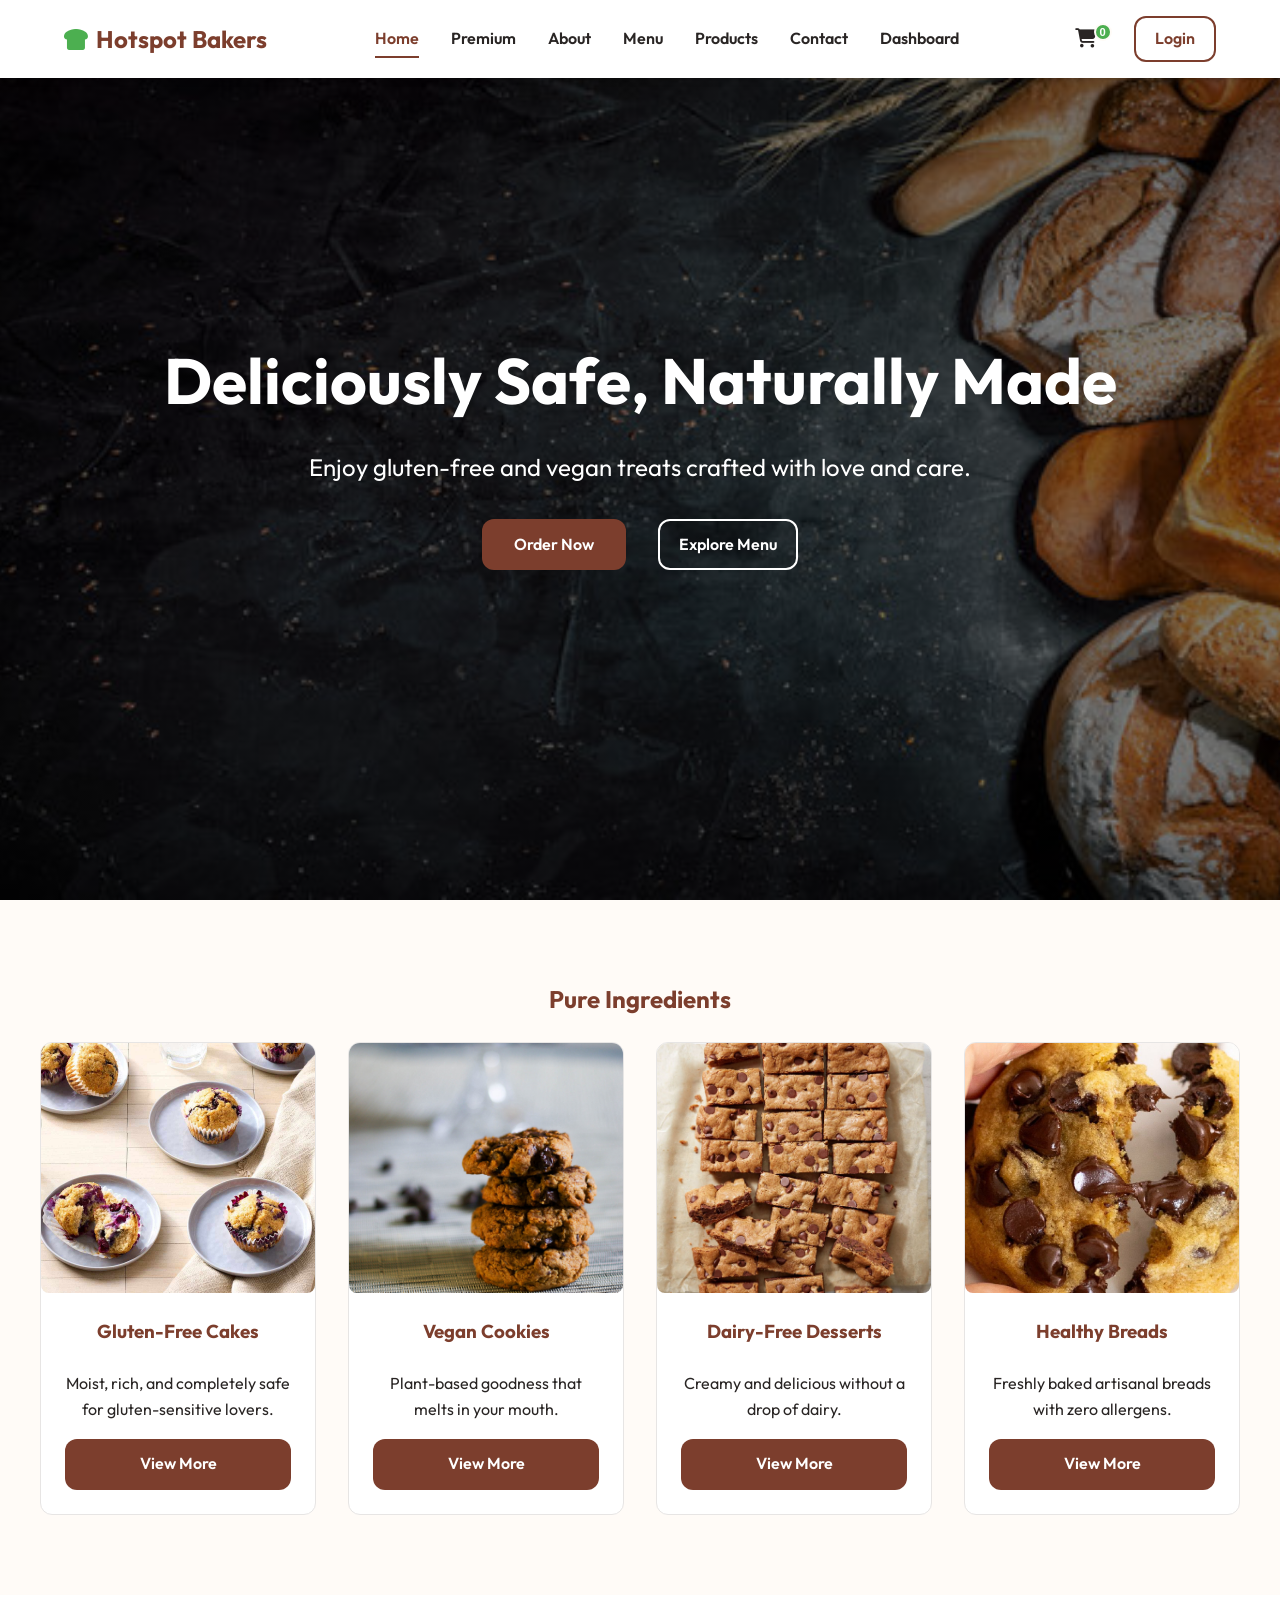
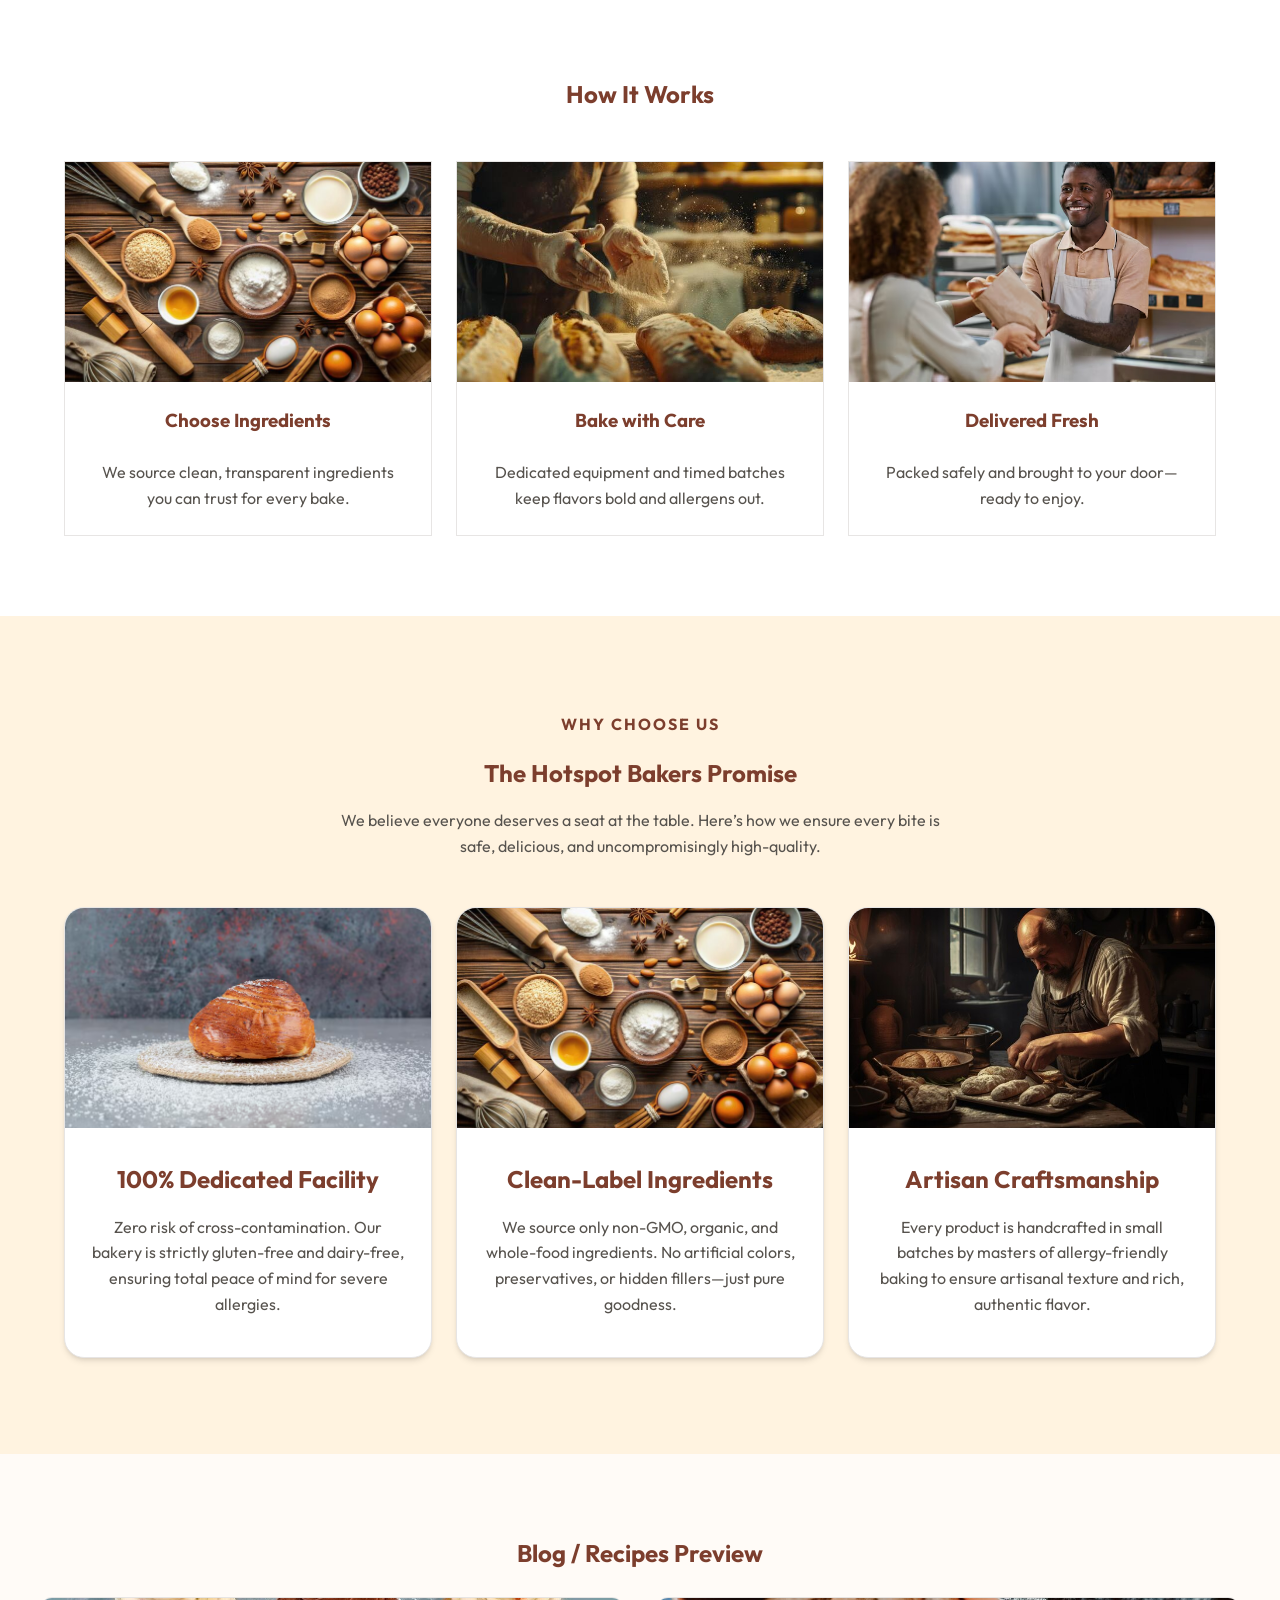
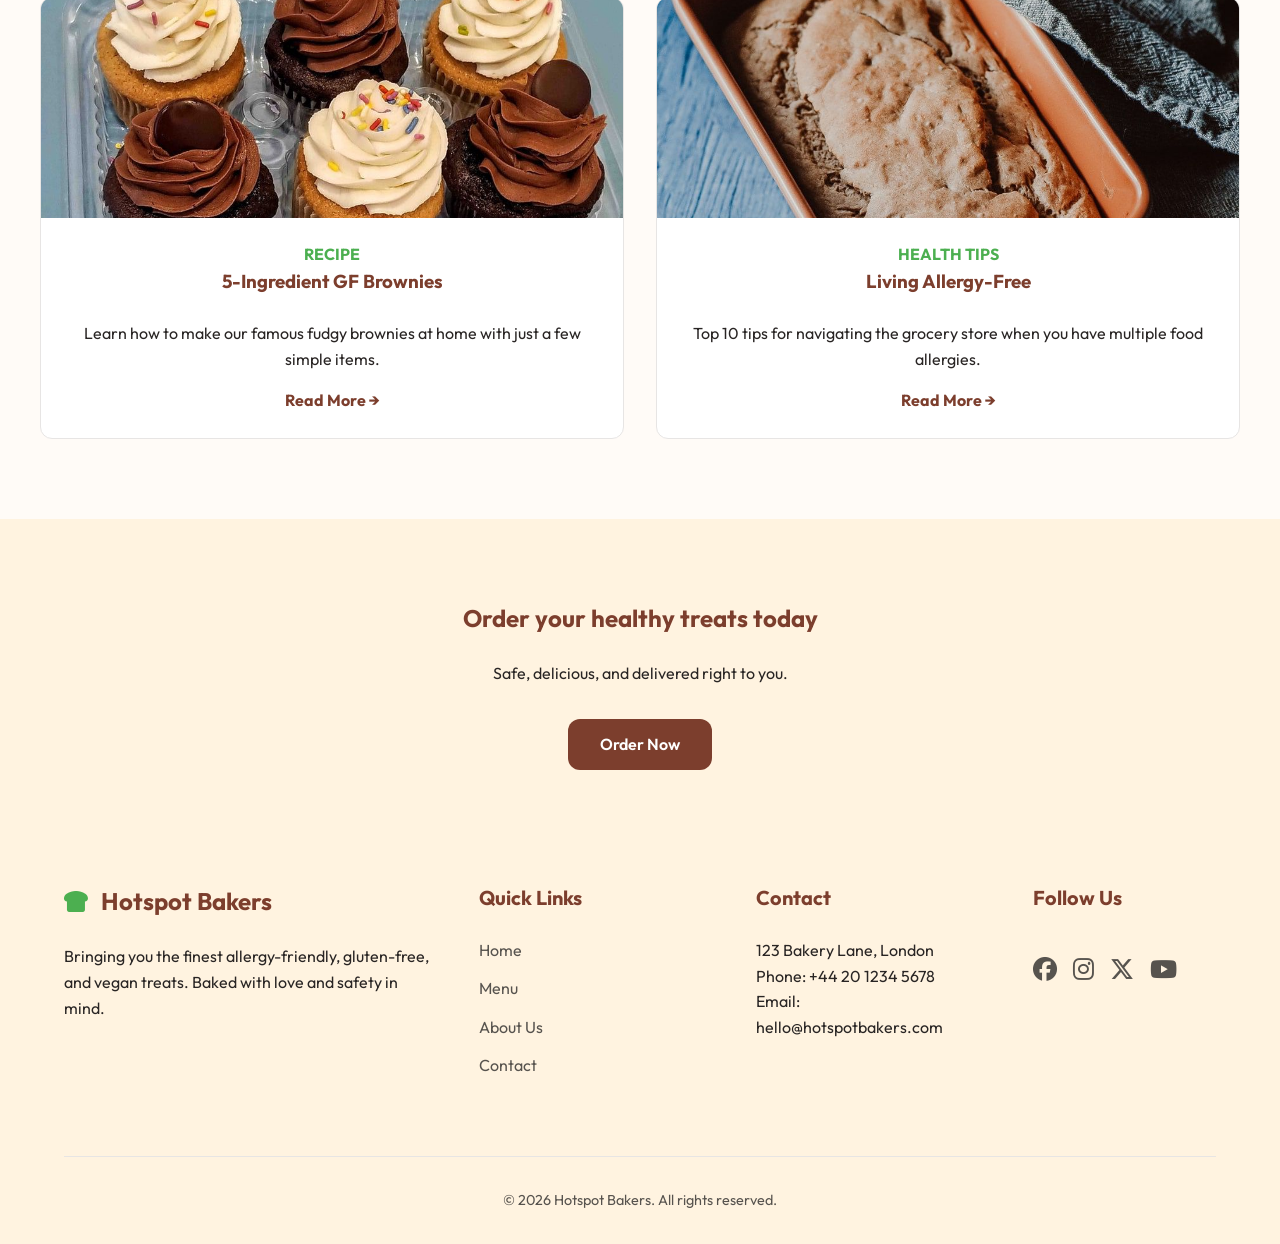
<file: index.html>
﻿<!DOCTYPE html>
<html lang="en">

<head>
    <meta charset="UTF-8">
    <meta name="viewport" content="width=device-width, initial-scale=1.0">
    <title>Hotspot Bakers | Deliciously Safe, Naturally Made</title>
    <link rel="icon" type="image/png" href="img/favicon.png">
    <link rel="stylesheet" href="css/style.css">
    <link rel="stylesheet" href="https://cdnjs.cloudflare.com/ajax/libs/font-awesome/6.5.1/css/all.min.css">
    <link href="https://fonts.googleapis.com/css2?family=Outfit:wght@300;400;600;700&display=swap" rel="stylesheet">
    <style>
        /* Home Specific Styles */
        .hero {
            background: linear-gradient(rgba(0, 0, 0, 0.5), rgba(0, 0, 0, 0.5)), url('img/home 1 page header background image.png');
            background-size: cover;
            background-position: center;
            background-attachment: fixed;
            height: 100vh;
            display: flex;
            align-items: center;
            justify-content: center;
            color: white;
            text-align: center;
        }

        .hero-buttons {
            display: flex;
            justify-content: center;
            gap: 2rem;
            margin-top: 1rem;
        }

        @media (max-width: 768px) {
            .hero-buttons {
                gap: 0.75rem;
            }
        }

        .hero-content h1 {
            font-size: 4rem;
            color: white;
            margin-bottom: 1rem;
            animation: fadeInDown 1s ease;
        }

        .hero-content p {
            font-size: 1.5rem;
            margin-bottom: 2rem;
            max-width: 800px;
            margin-left: auto;
            margin-right: auto;
        }

@keyframes fadeInDown {
            from {
                opacity: 0;
                transform: translateY(-30px);
            }

            to {
                opacity: 1;
                transform: translateY(0);
            }
        }

        .steps-grid-modern {
            text-align: center;
            display: grid;
            grid-template-columns: repeat(3, 1fr);
            gap: 1.5rem;
            margin-top: 3rem;
        }

        @media (min-width: 601px) and (max-width: 1024px) {
            .steps-grid-modern {
                display: flex !important;
                flex-wrap: wrap !important;
                justify-content: center !important;
                gap: 1.5rem !important;
            }

            .steps-grid-modern > * {
                width: calc(50% - 0.75rem) !important;
                flex: 0 0 auto !important;
            }
        }

/* Pure Ingredients Image Alignment */
        .pure-ingredients-home .card {
            padding-top: 0;
            padding-left: 0;
            padding-right: 0;
            overflow: hidden;
        }

        .pure-ingredients-home .card-img-wrap {
            width: 100%;
            height: 250px;
            margin-bottom: 1.5rem;
        }

        .pure-ingredients-home .card-img-wrap img {
            width: 100%;
            height: 100%;
            object-fit: cover;
            border-radius: 0;
            margin: 0;
        }

        .pure-ingredients-home .card-body {
            padding: 0 1.5rem 1.5rem;
        }

        /* How It Works Image Alignment */
        .section-how-it-works .step-card {
            padding: 0 !important;
            overflow: hidden;
        }

        .section-how-it-works .step-card-icon-wrap {
            margin-bottom: 1.5rem !important;
            height: 220px !important;
            border-radius: 0 !important;
            overflow: hidden;
        }

        .section-how-it-works .step-card-icon-wrap img {
            width: 100%;
            height: 100%;
            object-fit: cover;
        }

        .section-how-it-works .step-card h3,
        .section-how-it-works .step-card p {
            padding: 0 1.5rem;
        }

        .section-how-it-works .step-card p {
            padding-bottom: 1.5rem;
        }

        /* Blog Preview Image Alignment */
        .img-text-row {
            padding: 0 !important;
            overflow: hidden;
        }

        .img-text-row .img-col {
            width: 100%;
            height: 220px;
        }

        .img-text-row .img-col img {
            width: 100% !important;
            height: 100% !important;
            object-fit: cover;
            border-radius: 0;
            margin: 0;
        }

        .img-text-row .card-body {
            padding: 1.5rem;
            text-align: center;
        }

        /* New Promise Section Styles */
        .promise-section {
            background-color: var(--accent) !important;
            padding: 6rem 0;
            text-align: center;
        }

        .promise-grid {
            margin-top: 3rem;
            display: grid;
            grid-template-columns: repeat(3, 1fr);
            gap: 1.5rem;
        }

        .promise-card {
            background: var(--bg-card);
            padding: 0 !important;
            /* Remove padding for edge-to-edge image */
            border-radius: 20px;
            box-shadow: var(--shadow);
            transition: all 0.4s cubic-bezier(0.175, 0.885, 0.32, 1.275);
            border: 1px solid var(--border);
            position: relative;
            overflow: hidden;
            display: flex;
            flex-direction: column;
            align-items: flex-start;
            /* Left align for content container logic */
            text-align: center;
        }

        .promise-card::before {
            content: '';
            position: absolute;
            top: 0;
            left: 0;
            width: 100%;
            height: 4px;
            background: var(--primary);
            transform: scaleX(0);
            transition: transform 0.4s ease;
            z-index: 2;
        }

        .promise-card:hover {
            transform: translateY(-10px);
            box-shadow: var(--shadow-lg);
        }

        .promise-card:hover::before {
            transform: scaleX(1);
        }

        .promise-img-wrap {
            width: 100%;
            height: 220px;
            overflow: hidden;
            margin-bottom: 0;
        }

        .promise-img-wrap img {
            width: 100% !important;
            height: 100% !important;
            object-fit: cover !important;
            /* Forces image to fill without gaps */
            border-radius: 0;
            margin: 0;
            display: block;
        }

        .promise-content {
            padding: 2rem 1.5rem 2.5rem;
            width: 100%;
            display: flex;
            flex-direction: column;
            align-items: center;
        }

        .promise-card h3 {
            font-size: 1.5rem !important;
            margin-bottom: 1rem !important;
            color: var(--primary) !important;
            text-align: center !important;
        }

        .promise-card p {
            color: var(--text-muted);
            font-size: 1rem;
            line-height: 1.6;
            text-align: center;
            margin-bottom: 0;
        }

        @media (max-width: 1024px) and (min-width: 601px) {
            .promise-grid {
                display: flex !important;
                flex-wrap: wrap !important;
                justify-content: center !important;
                gap: 1.5rem !important;
            }

            .promise-grid > * {
                width: calc(50% - 0.75rem) !important;
                flex: 0 0 auto !important;
            }
        }

        @media (max-width: 767px) {
            .promise-grid {
                grid-template-columns: 1fr;
                gap: 2rem;
                padding: 0 1rem;
            }

            .promise-card {
                padding: 0 !important;
            }
        }

        /* Pure Ingredients 1024px Fix */
        @media only screen and (min-width: 1024px) and (max-width: 1024px) {
            .pure-ingredients-home .grid-4 {
                grid-template-columns: repeat(2, 1fr) !important;
            }

            .pure-ingredients-home .card {
                display: flex !important;
                flex-direction: column !important;
                height: 100% !important;
            }

            .pure-ingredients-home .card-body {
                display: flex !important;
                flex-direction: column !important;
                flex: 1 !important;
            }

            .pure-ingredients-home .card-body .btn {
                margin-top: auto !important;
            }
        }
    </style>
</head>

<body>

    <header class="header">
        <div class="container nav-container">
            <div class="mobile-nav-container">
                <a href="index.html" class="logo"><i class="fas fa-bread-slice"></i> Hotspot Bakers</a>
                <button class="navbar-toggler" type="button" id="mobileMenuToggle" title="Open menu">
                    <i class="fas fa-bars"></i>
                </button>
            </div>
            <nav>
                <ul class="nav-links" id="nav-menu">
                    <li><a href="index.html">Home</a></li>
                    <li><a href="home-premium.html">Premium</a></li>
                    <li><a href="about.html">About</a></li>
                    <li><a href="menu.html">Menu</a></li>
                    <li><a href="products.html">Products</a></li>
                    <li><a href="contact.html">Contact</a></li>
                    <li><a href="dashboard.html">Dashboard</a></li>
                </ul>
            </nav>

            <div class="nav-actions">
                <button type="button" class="toggle-btn cart-btn" title="View Cart">
                    <i class="fas fa-shopping-cart"></i>
                    <span class="cart-badge">0</span>
                </button>
                <a href="login.html" class="btn btn-outline">Login</a>
            </div>
        </div>

        <!-- Mobile Menu Overlay -->
        <div class="mobile-menu-overlay" id="mobileMenuOverlay">
            <div class="mobile-menu-header">
                <h3>Menu</h3>
                <button type="button" class="mobile-menu-close" id="mobileMenuClose" title="Close Menu">
                    <i class="fas fa-times"></i>
                </button>
            </div>

            <ul class="mobile-menu-nav">
                <li><a href="index.html">Home</a></li>
                <li><a href="home-premium.html">Premium</a></li>
                <li><a href="about.html">About</a></li>
                <li><a href="menu.html">Menu</a></li>
                <li><a href="products.html">Products</a></li>
                <li><a href="contact.html">Contact</a></li>
                <li><a href="dashboard.html">Dashboard</a></li>
            </ul>

            <div class="mobile-menu-actions">
                <a href="cart.html" class="btn btn-primary">Cart</a>
                <a href="login.html" class="btn btn-outline">Login</a>
            </div>
        </div>

        <!-- Mobile Menu Backdrop -->
        <div class="mobile-menu-backdrop" id="mobileMenuBackdrop"></div>
    </header>

    <main>
        <section class="hero">
            <div class="container hero-content">
                <h1>Deliciously Safe, Naturally Made</h1>
                <p>Enjoy gluten-free and vegan treats crafted with love and care.</p>
                <div class="hero-buttons">
                    <a href="menu.html" class="btn btn-primary">Order Now</a>
                    <a href="menu.html" class="btn btn-outline" style="border-color: white; color: white;">Explore
                        Menu</a>
                </div>
            </div>
        </section>

        <section class="container section pure-ingredients-home">
            <h2> Pure Ingredients</h2>
            <div class="grid grid-4">
                <div class="card reveal">
                    <div class="card-img-wrap">
                        <img src="img/WhatsApp Image 2026-04-10 at 3.21.17 PM.jpeg" alt="Gluten-Free Cake">
                    </div>
                    <div class="card-body">
                        <h3>Gluten-Free Cakes</h3>
                        <p>Moist, rich, and completely safe for gluten-sensitive lovers.</p>
                        <a href="menu.html" class="btn btn-primary" style="width: 100%;">View More</a>
                    </div>
                </div>
                <div class="card reveal">
                    <div class="card-img-wrap">
                        <img src="img/Vegan Cookies.png" alt="Vegan Cookie">
                    </div>
                    <div class="card-body">
                        <h3>Vegan Cookies</h3>
                        <p>Plant-based goodness that melts in your mouth.</p>
                        <a href="menu.html" class="btn btn-primary" style="width: 100%;">View More</a>
                    </div>
                </div>
                <div class="card reveal">
                    <div class="card-img-wrap">
                        <img src="img/WhatsApp Image 2026-04-10 at 3.21.19 PM.jpeg" alt="Dairy-Free Dessert">
                    </div>
                    <div class="card-body">
                        <h3>Dairy-Free Desserts</h3>
                        <p>Creamy and delicious without a drop of dairy.</p>
                        <a href="menu.html" class="btn btn-primary" style="width: 100%;">View More</a>
                    </div>
                </div>
                <div class="card reveal">
                    <div class="card-img-wrap">
                        <img src="img/WhatsApp Image 2026-04-10 at 3.21.20 PM.jpeg" alt="Healthy Bread">
                    </div>
                    <div class="card-body">
                        <h3>Healthy Breads</h3>
                        <p>Freshly baked artisanal breads with zero allergens.</p>
                        <a href="menu.html" class="btn btn-primary" style="width: 100%;">View More</a>
                    </div>
                </div>
            </div>
        </section>

        <section class="section section-how-it-works" style="background: var(--bg-card);">
            <div class="container">
                <h2> How It Works</h2>
                <div class="steps-grid-modern">
                    <div class="step-card step-card-visual reveal">
                        <div class="step-card-icon-wrap">
                            <img src="img/Choose Ingredients.png" alt="Choosing fresh ingredients" loading="lazy">
                        </div>
                        <h3>Choose Ingredients</h3>
                        <p>We source clean, transparent ingredients you can trust for every bake.</p>
                    </div>
                    <div class="step-card step-card-visual reveal">
                        <div class="step-card-icon-wrap">
                            <img src="img/Bake_with_Care.png" alt="Baking with Care" loading="lazy">
                        </div>
                        <h3>Bake with Care</h3>
                        <p>Dedicated equipment and timed batches keep flavors bold and allergens out.</p>
                    </div>
                    <div class="step-card step-card-visual reveal">
                        <div class="step-card-icon-wrap">
                            <img src="img/Delivered Fresh.png" alt="Fresh delivery at your door" loading="lazy">
                        </div>
                        <h3>Delivered Fresh</h3>
                        <p>Packed safely and brought to your door—ready to enjoy.</p>
                    </div>

                </div>
            </div>
        </section>

        <section class="promise-section">
            <div class="container">
                <span
                    style="color: var(--primary); font-weight: 700; text-transform: uppercase; letter-spacing: 2px; display: block; margin-bottom: 1rem;">Why
                    Choose Us</span>
                <h2 style="margin-bottom: 1rem;">The Hotspot Bakers Promise</h2>
                <p style="max-width: 600px; margin: 0 auto 3rem; color: var(--text-muted);">We believe everyone deserves
                    a seat at the table. Here’s how we ensure every bite is safe, delicious, and uncompromisingly
                    high-quality.</p>

                <div class="promise-grid">
                    <div class="promise-card reveal">
                        <div class="promise-img-wrap">
                            <img src="img/Isolated Production.png" alt="Isolated Production">
                        </div>
                        <div class="promise-content">
                            <h3>100% Dedicated Facility</h3>
                            <p>Zero risk of cross-contamination. Our bakery is strictly gluten-free and dairy-free,
                                ensuring total peace of mind for severe allergies.</p>
                        </div>
                    </div>

                    <div class="promise-card reveal">
                        <div class="promise-img-wrap">
                            <img src="img/Choose Ingredients.png" alt="Premium Ingredients">
                        </div>
                        <div class="promise-content">
                            <h3>Clean-Label Ingredients</h3>
                            <p>We source only non-GMO, organic, and whole-food ingredients. No artificial colors,
                                preservatives, or hidden fillers—just pure goodness.</p>
                        </div>
                    </div>

                    <div class="promise-card reveal">
                        <div class="promise-img-wrap">
                            <img src="img/Master Craftsmen.png" alt="Artisan Quality">
                        </div>
                        <div class="promise-content">
                            <h3>Artisan Craftsmanship</h3>
                            <p>Every product is handcrafted in small batches by masters of allergy-friendly baking to
                                ensure artisanal texture and rich, authentic flavor.</p>
                        </div>
                    </div>
                </div>
            </div>
        </section>

        <section class="container section">
            <h2> Blog / Recipes Preview</h2>
            <div class="grid grid-2">
                <div class="card reveal img-text-row">
                    <div class="img-col"><img src="img/WhatsApp Image 2026-04-10 at 3.22.24 PM.jpeg" alt="GF Brownies">
                    </div>
                    <div class="card-body text-col">
                        <span style="color: var(--secondary); font-weight: 700;">RECIPE</span>
                        <h3>5-Ingredient GF Brownies</h3>
                        <p>Learn how to make our famous fudgy brownies at home with just a few simple items.</p>
                        <a href="#" style="color: var(--primary); font-weight: 700; text-decoration: none;">Read More
                            &rarr;</a>
                    </div>
                </div>
                <div class="card reveal img-text-row">
                    <div class="img-col"><img src="img/WhatsApp Image 2026-04-10 at 3.22.26 PM.jpeg"
                            alt="Allergy-Free Tips"></div>
                    <div class="card-body text-col">
                        <span style="color: var(--secondary); font-weight: 700;">HEALTH TIPS</span>
                        <h3>Living Allergy-Free</h3>
                        <p>Top 10 tips for navigating the grocery store when you have multiple food allergies.</p>
                        <a href="#" style="color: var(--primary); font-weight: 700; text-decoration: none;">Read More
                            &rarr;</a>
                    </div>
                </div>
            </div>
        </section>

        <section class="section" style="background: var(--accent);">
            <div class="container" style="text-align: center;">
                <h2> Order your healthy treats today</h2>
                <p style="margin-bottom: 2rem;">Safe, delicious, and delivered right to you.</p>
                <a href="menu.html" class="btn btn-primary btn-lg">Order Now</a>
            </div>
        </section>
    </main>

    <footer class="footer">
        <div class="container">
            <div class="footer-grid">
                <div class="footer-col footer-col-brand">
                    <a href="index.html" class="footer-logo">
                        <i class="fas fa-bread-slice"></i> Hotspot Bakers
                    </a>
                    <p>Bringing you the finest allergy-friendly, gluten-free, and vegan treats. Baked with love and
                        safety in mind.</p>
                </div>
                <div class="footer-col">
                    <h4>Quick Links</h4>
                    <ul class="footer-links">
                        <li><a href="index.html">Home</a></li>
                        <li><a href="menu.html">Menu</a></li>
                        <li><a href="about.html">About Us</a></li>
                        <li><a href="contact.html">Contact</a></li>
                    </ul>
                </div>

                <div class="footer-col">
                    <h4>Contact</h4>
                    <p>123 Bakery Lane, London<br>Phone: +44 20 1234 5678<br>Email: hello@hotspotbakers.com</p>
                </div>
                <div class="footer-col footer-follow-block">
                    <h4>Follow Us</h4>
                    <div class="footer-social">
                        <a href="#" title="Facebook"><i class="fab fa-facebook"></i></a>
                        <a href="#" title="Instagram"><i class="fab fa-instagram"></i></a>
                        <a href="#" title="X (Twitter)"><i class="fa-brands fa-x-twitter"></i></a>
                        <a href="#" title="YouTube"><i class="fab fa-youtube"></i></a>
                    </div>
                </div>
            </div>
            <div class="footer-bottom">
                &copy; 2026 Hotspot Bakers. All rights reserved.
            </div>
        </div>
    </footer>

    <script src="js/main.js"></script>
</body>

</html>
</file>
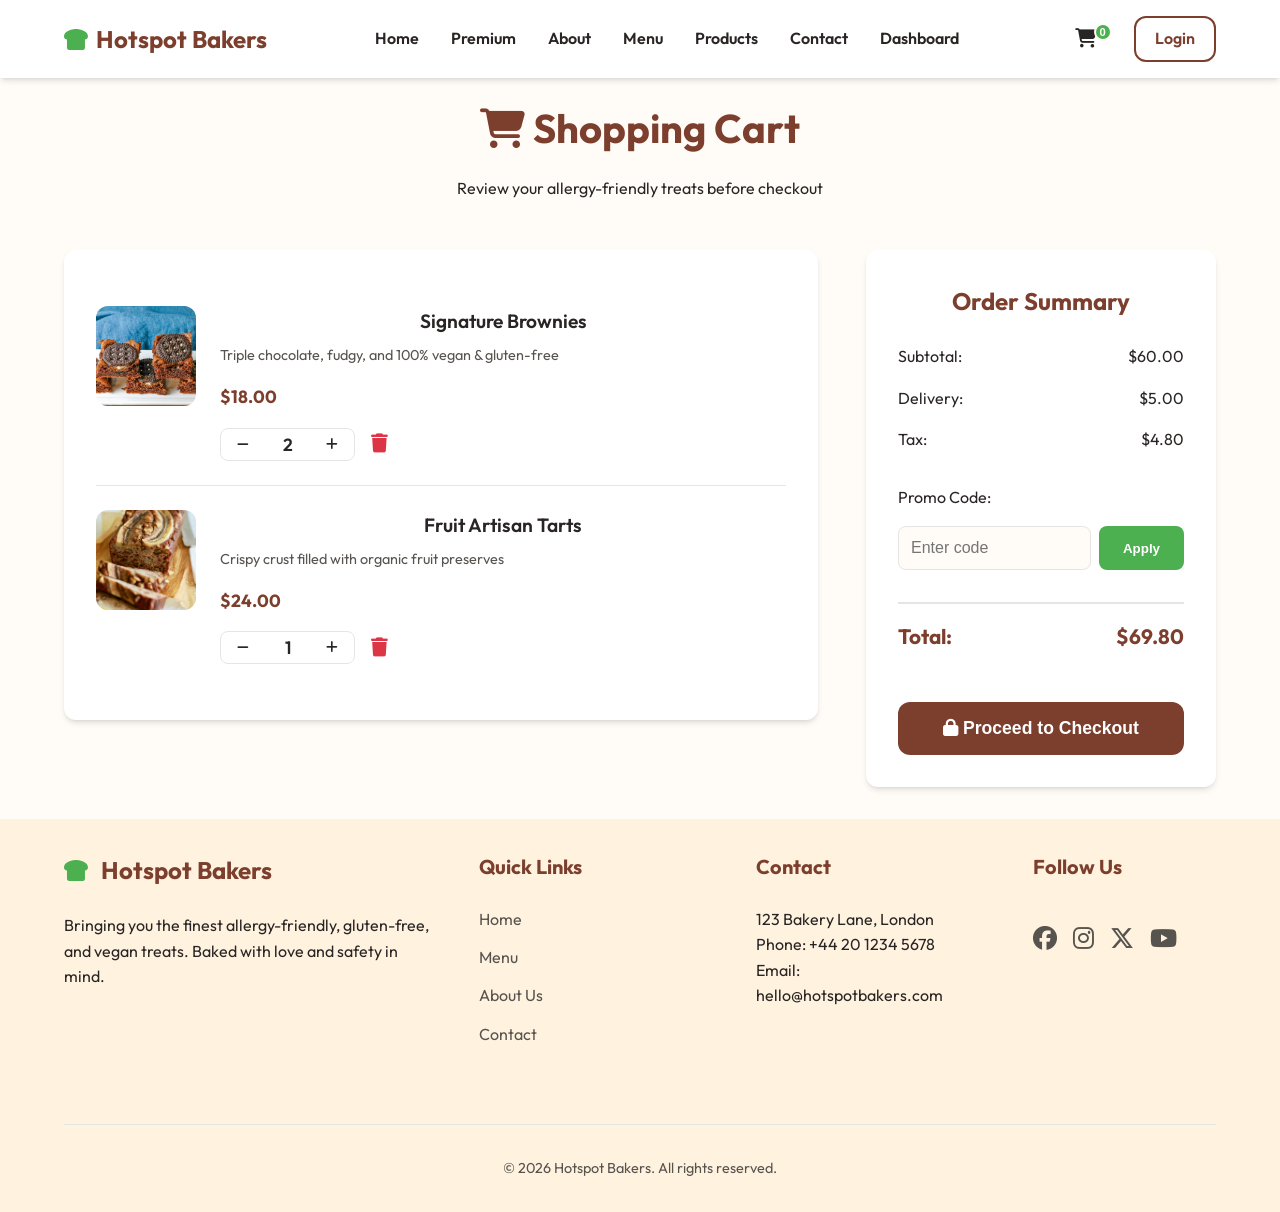
<file: cart.html>
﻿<!DOCTYPE html>
<html lang="en">

<head>
    <meta charset="UTF-8">
    <meta name="viewport" content="width=device-width, initial-scale=1.0">
    <title>Shopping Cart | Hotspot Bakers - Allergy Friendly Bakery</title>
    <link rel="icon" type="image/png" href="img/favicon.png">
    <link rel="stylesheet" href="css/style.css">
    <link rel="stylesheet" href="https://cdnjs.cloudflare.com/ajax/libs/font-awesome/6.5.1/css/all.min.css">
    <link href="https://fonts.googleapis.com/css2?family=Outfit:wght@300;400;600;700&display=swap" rel="stylesheet">
    <style>
        .cart-container {
            max-width: 1200px;
            margin: 0 auto;
            padding: 6rem 1.5rem 2rem;
        }

        .cart-header {
            text-align: center;
            margin-bottom: 3rem;
        }

        .cart-header h1 {
            font-size: 2.5rem;
            color: var(--primary);
            margin-bottom: 1rem;
        }

        .cart-grid {
            display: grid;
            grid-template-columns: 1fr 350px;
            gap: 3rem;
            align-items: start;
        }

        .cart-items {
            background: var(--bg-card);
            border-radius: var(--radius);
            padding: 2rem;
            box-shadow: var(--shadow);
        }

        .cart-item {
            display: flex;
            gap: 1.5rem;
            padding: 1.5rem 0;
            border-bottom: 1px solid var(--border);
        }

        .cart-item:last-child {
            border-bottom: none;
        }

        .cart-item-image {
            width: 100px;
            height: 100px;
            object-fit: cover;
            border-radius: var(--radius);
        }

        .cart-item-details {
            flex: 1;
        }

        .cart-item-title {
            font-size: 1.2rem;
            font-weight: 600;
            color: var(--text-main);
            margin-bottom: 0.5rem;
        }

        .cart-item-description {
            color: var(--text-muted);
            font-size: 0.9rem;
            margin-bottom: 1rem;
        }

        .cart-item-price {
            font-size: 1.1rem;
            font-weight: 700;
            color: var(--primary);
        }

        .cart-item-quantity {
            display: flex;
            align-items: center;
            gap: 1rem;
            margin-top: 1rem;
        }

        .quantity-controls {
            display: flex;
            align-items: center;
            border: 1px solid var(--border);
            border-radius: 8px;
            overflow: hidden;
        }

        .quantity-btn {
            background: none;
            border: none;
            padding: 0.5rem 1rem;
            cursor: pointer;
            color: var(--text-main);
            transition: background-color 0.3s ease;
        }

        .quantity-btn:hover {
            background-color: var(--accent);
        }

        .quantity-input {
            border: none;
            width: 45px;
            text-align: center;
            font-weight: 600;
            background: transparent;
            color: var(--text-main);
            font-family: inherit;
            font-size: 1.1rem;
        }

        .quantity-input::-webkit-outer-spin-button,
        .quantity-input::-webkit-inner-spin-button {
            -webkit-appearance: none;
            margin: 0;
        }

        .quantity-input[type=number] {
            -moz-appearance: textfield;
        }

        .remove-item {
            background: none;
            border: none;
            color: #dc3545;
            cursor: pointer;
            font-size: 1.2rem;
            transition: transform 0.3s ease;
        }

        .remove-item:hover {
            transform: scale(1.1);
        }

        .cart-summary {
            background: var(--bg-card);
            border-radius: var(--radius);
            padding: 2rem;
            box-shadow: var(--shadow);
            position: sticky;
            top: 6rem;
        }

        .summary-title {
            font-size: 1.5rem;
            font-weight: 700;
            color: var(--primary);
            margin-bottom: 1.5rem;
            text-align: center;
        }

        .summary-row {
            display: flex;
            justify-content: space-between;
            margin-bottom: 1rem;
            color: var(--text-main);
        }

        .summary-row.total {
            font-size: 1.3rem;
            font-weight: 700;
            color: var(--primary);
            padding-top: 1rem;
            border-top: 2px solid var(--border);
            margin-top: 1rem;
        }

        .promo-code {
            margin: 2rem 0;
        }

        .promo-input-group {
            display: flex;
            gap: 0.5rem;
            margin-top: 1rem;
            width: 100%;
        }

        .promo-input {
            flex: 1;
            min-width: 0;
            padding: 0.75rem;
            border: 1px solid var(--border);
            border-radius: 8px;
            font-size: 1rem;
            background: var(--bg-main);
            color: var(--text-main);
        }

        .promo-btn {
            background: var(--secondary);
            color: white;
            border: none;
            padding: 0.75rem 1.5rem;
            border-radius: 8px;
            cursor: pointer;
            font-weight: 600;
            transition: all 0.3s ease;
            white-space: nowrap;
        }

        .promo-btn:hover {
            filter: brightness(1.1);
            transform: translateY(-2px);
            box-shadow: 0 4px 12px rgba(76, 175, 80, 0.3);
        }

        .checkout-btn {
            width: 100%;
            background: var(--primary);
            color: white;
            border: none;
            padding: 1rem;
            border-radius: var(--radius);
            font-size: 1.1rem;
            font-weight: 700;
            cursor: pointer;
            transition: all 0.3s ease;
            margin-top: 2rem;
        }

        .checkout-btn:hover {
            background: var(--primary-light);
            transform: translateY(-2px);
            box-shadow: var(--shadow-lg);
        }

        .empty-cart {
            text-align: center;
            padding: 4rem 2rem;
            background: var(--bg-card);
            border-radius: var(--radius);
            box-shadow: var(--shadow);
        }

        .empty-cart-icon {
            font-size: 4rem;
            color: var(--text-muted);
            margin-bottom: 2rem;
        }

        .empty-cart h2 {
            color: var(--text-main);
            margin-bottom: 1rem;
        }

        .empty-cart p {
            color: var(--text-muted);
            margin-bottom: 2rem;
        }

        .continue-shopping {
            background: var(--primary);
            color: white;
            text-decoration: none;
            padding: 1rem 2rem;
            border-radius: var(--radius);
            font-weight: 600;
            display: inline-block;
            transition: all 0.3s ease;
        }

        .continue-shopping:hover {
            background: var(--primary-light);
            transform: translateY(-2px);
            box-shadow: var(--shadow-lg);
        }

        /* Responsive Design */
        @media (max-width: 991.98px) {
            .cart-grid {
                grid-template-columns: 1fr;
                gap: 2rem;
            }

            .cart-summary {
                position: static;
                order: -1;
            }

            .cart-item {
                flex-direction: column;
                text-align: center;
            }

            .cart-item-image {
                width: 150px;
                height: 150px;
                margin: 0 auto;
            }

            .cart-item-details {
                text-align: center;
            }

            .cart-item-quantity {
                justify-content: center;
            }
        }

        @media (max-width: 767.98px) {
            .cart-container {
                padding: 6rem 1rem 2rem;
            }

            .promo-input-group {
                flex-direction: column;
            }

            .promo-btn {
                width: 100%;
            }

            .cart-header h1 {
                font-size: 2rem;
            }

            /* Social Links Mobile */
            .social-link {
                font-size: 2rem !important;
            }

            .social-hashtag {
                font-size: 0.8rem !important;
                padding: 0.4rem 0.8rem !important;
            }
        }

        /* Social Links Hover Effects */
        .social-link:hover {
            transform: scale(1.1) !important;
        }

        .social-hashtag:hover {
            transform: translateY(-2px);
            box-shadow: 0 4px 8px rgba(0, 0, 0, 0.2);
            transition: all 0.3s ease;
        }
    </style>
</head>

<body>

    <header class="header">
        <div class="container nav-container">
            <div class="mobile-nav-container">
                <a href="index.html" class="logo"><i class="fas fa-bread-slice"></i> Hotspot Bakers</a>
                <button class="navbar-toggler" type="button" id="mobileMenuToggle" title="Open menu">
                    <i class="fas fa-bars"></i>
                </button>
            </div>

            <nav>
                <ul class="nav-links" id="nav-menu">
                    <li><a href="index.html">Home</a></li>
                    <li><a href="home-premium.html">Premium</a></li>
                    <li><a href="about.html">About</a></li>
                    <li><a href="menu.html">Menu</a></li>
                    <li><a href="products.html">Products</a></li>
                    <li><a href="contact.html">Contact</a></li>
                    <li><a href="dashboard.html">Dashboard</a></li>
                </ul>
            </nav>

            <div class="nav-actions">
                <button type="button" class="toggle-btn cart-btn" title="View Cart">
                    <i class="fas fa-shopping-cart"></i>
                    <span class="cart-badge">0</span>
                </button>
                <a href="login.html" class="btn btn-outline">Login</a>
            </div>
        </div>

        <div class="mobile-menu-overlay" id="mobileMenuOverlay">
            <div class="mobile-menu-header">
                <h3>Menu</h3>
                <button type="button" class="mobile-menu-close" id="mobileMenuClose" title="Close menu">
                    <i class="fas fa-times"></i>
                </button>
            </div>

            <ul class="mobile-menu-nav">
                <li><a href="index.html">Home</a></li>
                <li><a href="home-premium.html">Premium</a></li>
                <li><a href="about.html">About</a></li>
                <li><a href="menu.html">Menu</a></li>
                <li><a href="products.html">Products</a></li>
                <li><a href="contact.html">Contact</a></li>
                <li><a href="dashboard.html">Dashboard</a></li>
            </ul>

            <div class="mobile-menu-actions">
                <a href="cart.html" class="btn btn-primary">Cart</a>
                <a href="login.html" class="btn btn-outline">Login</a>
            </div>
        </div>

        <div class="mobile-menu-backdrop" id="mobileMenuBackdrop"></div>
    </header>

    <div class="cart-container">
        <div class="cart-header">
            <h1><i class="fas fa-shopping-cart"></i> Shopping Cart</h1>
            <p>Review your allergy-friendly treats before checkout</p>
        </div>

        <div class="cart-grid">
            <div class="cart-items" id="cartItems">
                <!-- Cart items will be dynamically added here -->
            </div>

            <div class="cart-summary">
                <h2 class="summary-title">Order Summary</h2>

                <div class="summary-row">
                    <span>Subtotal:</span>
                    <span id="subtotal">$0.00</span>
                </div>

                <div class="summary-row">
                    <span>Delivery:</span>
                    <span id="delivery">$5.00</span>
                </div>

                <div class="summary-row">
                    <span>Tax:</span>
                    <span id="tax">$0.00</span>
                </div>

                <div class="promo-code">
                    <label for="promoCode">Promo Code:</label>
                    <div class="promo-input-group">
                        <input type="text" id="promoCode" class="promo-input" placeholder="Enter code">
                        <button class="promo-btn" onclick="applyPromo()">Apply</button>
                    </div>
                </div>

                <div class="summary-row total">
                    <span>Total:</span>
                    <span id="total">$0.00</span>
                </div>

                <button class="checkout-btn" onclick="proceedToCheckout()">
                    <i class="fas fa-lock"></i> Proceed to Checkout
                </button>
            </div>
        </div>
    </div>

    <footer class="footer">
        <div class="container">
            <div class="footer-grid">
                <div class="footer-col footer-col-brand" style="flex: 1.5;">
                    <a href="index.html" class="footer-logo">
                        <i class="fas fa-bread-slice"></i> Hotspot Bakers
                    </a>
                    <p>Bringing you the finest allergy-friendly, gluten-free, and vegan treats. Baked with love and
                        safety in mind.</p>
                </div>
                <div class="footer-col">
                    <h4>Quick Links</h4>
                    <ul class="footer-links">
                        <li><a href="index.html">Home</a></li>
                        <li><a href="menu.html">Menu</a></li>
                        <li><a href="about.html">About Us</a></li>
                        <li><a href="contact.html">Contact</a></li>
                    </ul>
                </div>

                <div class="footer-col">
                    <h4>Contact</h4>
                    <p>123 Bakery Lane, London<br>Phone: +44 20 1234 5678<br>Email: hello@hotspotbakers.com</p>
                </div>
                <div class="footer-col footer-follow-block">
                    <h4>Follow Us</h4>
                    <div class="footer-social">
                        <a href="#" title="Facebook"><i class="fab fa-facebook"></i></a>
                        <a href="#" title="Instagram"><i class="fab fa-instagram"></i></a>
                        <a href="#" title="X (Twitter)"><i class="fa-brands fa-x-twitter"></i></a>
                        <a href="#" title="YouTube"><i class="fab fa-youtube"></i></a>
                    </div>
                </div>
            </div>
            <div class="footer-bottom">
                &copy; 2026 Hotspot Bakers. All rights reserved.
            </div>
        </div>
    </footer>

    <script src="js/main.js"></script>
    <script>
        // Sample cart data (in real app, this would come from localStorage or backend)
        let cartItems = [
            {
                id: 1,
                name: "Signature Brownies",
                description: "Triple chocolate, fudgy, and 100% vegan & gluten-free",
                price: 18.00,
                quantity: 2,
                image: "img/WhatsApp Image 2026-04-10 at 3.21.31 PM.jpeg"
            },
            {
                id: 2,
                name: "Fruit Artisan Tarts",
                description: "Crispy crust filled with organic fruit preserves",
                price: 24.00,
                quantity: 1,
                image: "img/WhatsApp Image 2026-04-10 at 3.21.28 PM.jpeg"
            }
        ];

        function renderCart() {
            const cartContainer = document.getElementById('cartItems');

            if (cartItems.length === 0) {
                cartContainer.innerHTML = `
            <div class="empty-cart">
                <div class="empty-cart-icon">
                    <i class="fas fa-shopping-cart"></i>
                </div>
                <h2>Your cart is empty</h2>
                <p>Looks like you haven't added any delicious treats yet!</p>
                <a href="menu.html" class="continue-shopping">
                    <i class="fas fa-arrow-left"></i> Continue Shopping
                </a>
            </div>
        `;
                updateSummary();
                return;
            }

            cartContainer.innerHTML = cartItems.map(item => `
        <div class="cart-item">
            <img src="${item.image}" alt="${item.name}" class="cart-item-image">
            <div class="cart-item-details">
                <h3 class="cart-item-title">${item.name}</h3>
                <p class="cart-item-description">${item.description}</p>
                <div class="cart-item-price">$${item.price.toFixed(2)}</div>
                <div class="cart-item-quantity">
                    <div class="quantity-controls">
                        <button class="quantity-btn" onclick="updateQuantity(${item.id}, -1)">
                            <i class="fas fa-minus"></i>
                        </button>
                        <input type="number" class="quantity-input" value="${item.quantity}" min="1" max="99" readonly>
                        <button class="quantity-btn" onclick="updateQuantity(${item.id}, 1)">
                            <i class="fas fa-plus"></i>
                        </button>
                    </div>
                    <button class="remove-item" onclick="removeItem(${item.id})">
                        <i class="fas fa-trash"></i>
                    </button>
                </div>
            </div>
        </div>
    `).join('');

            updateSummary();
        }

        function updateQuantity(itemId, change) {
            const item = cartItems.find(item => item.id === itemId);
            if (item) {
                item.quantity = Math.max(1, Math.min(99, item.quantity + change));
                renderCart();
            }
        }

        function removeItem(itemId) {
            cartItems = cartItems.filter(item => item.id !== itemId);
            renderCart();
        }

        function updateSummary() {
            const subtotal = cartItems.reduce((sum, item) => sum + (item.price * item.quantity), 0);
            const delivery = cartItems.length > 0 ? 5.00 : 0;
            const tax = subtotal * 0.08; // 8% tax
            const total = subtotal + delivery + tax;

            document.getElementById('subtotal').textContent = `$${subtotal.toFixed(2)}`;
            document.getElementById('delivery').textContent = `$${delivery.toFixed(2)}`;
            document.getElementById('tax').textContent = `$${tax.toFixed(2)}`;
            document.getElementById('total').textContent = `$${total.toFixed(2)}`;
        }

        function applyPromo() {
            const promoCode = document.getElementById('promoCode').value.trim();
            if (promoCode) {
                // Simple promo logic (in real app, this would validate against backend)
                if (promoCode.toUpperCase() === 'SAFE10') {
                    alert('Promo code applied! 10% discount will be applied at checkout.');
                } else {
                    alert('Invalid promo code');
                }
            }
        }

        function proceedToCheckout() {
            if (cartItems.length === 0) {
                alert('Your cart is empty!');
                return;
            }
            // In real app, this would navigate to checkout page
            alert('Proceeding to checkout... (Checkout page would be implemented here)');
        }

        // Initialize cart on page load
        document.addEventListener('DOMContentLoaded', () => {
            renderCart();
        });
    </script>

</body>

</html>
</file>
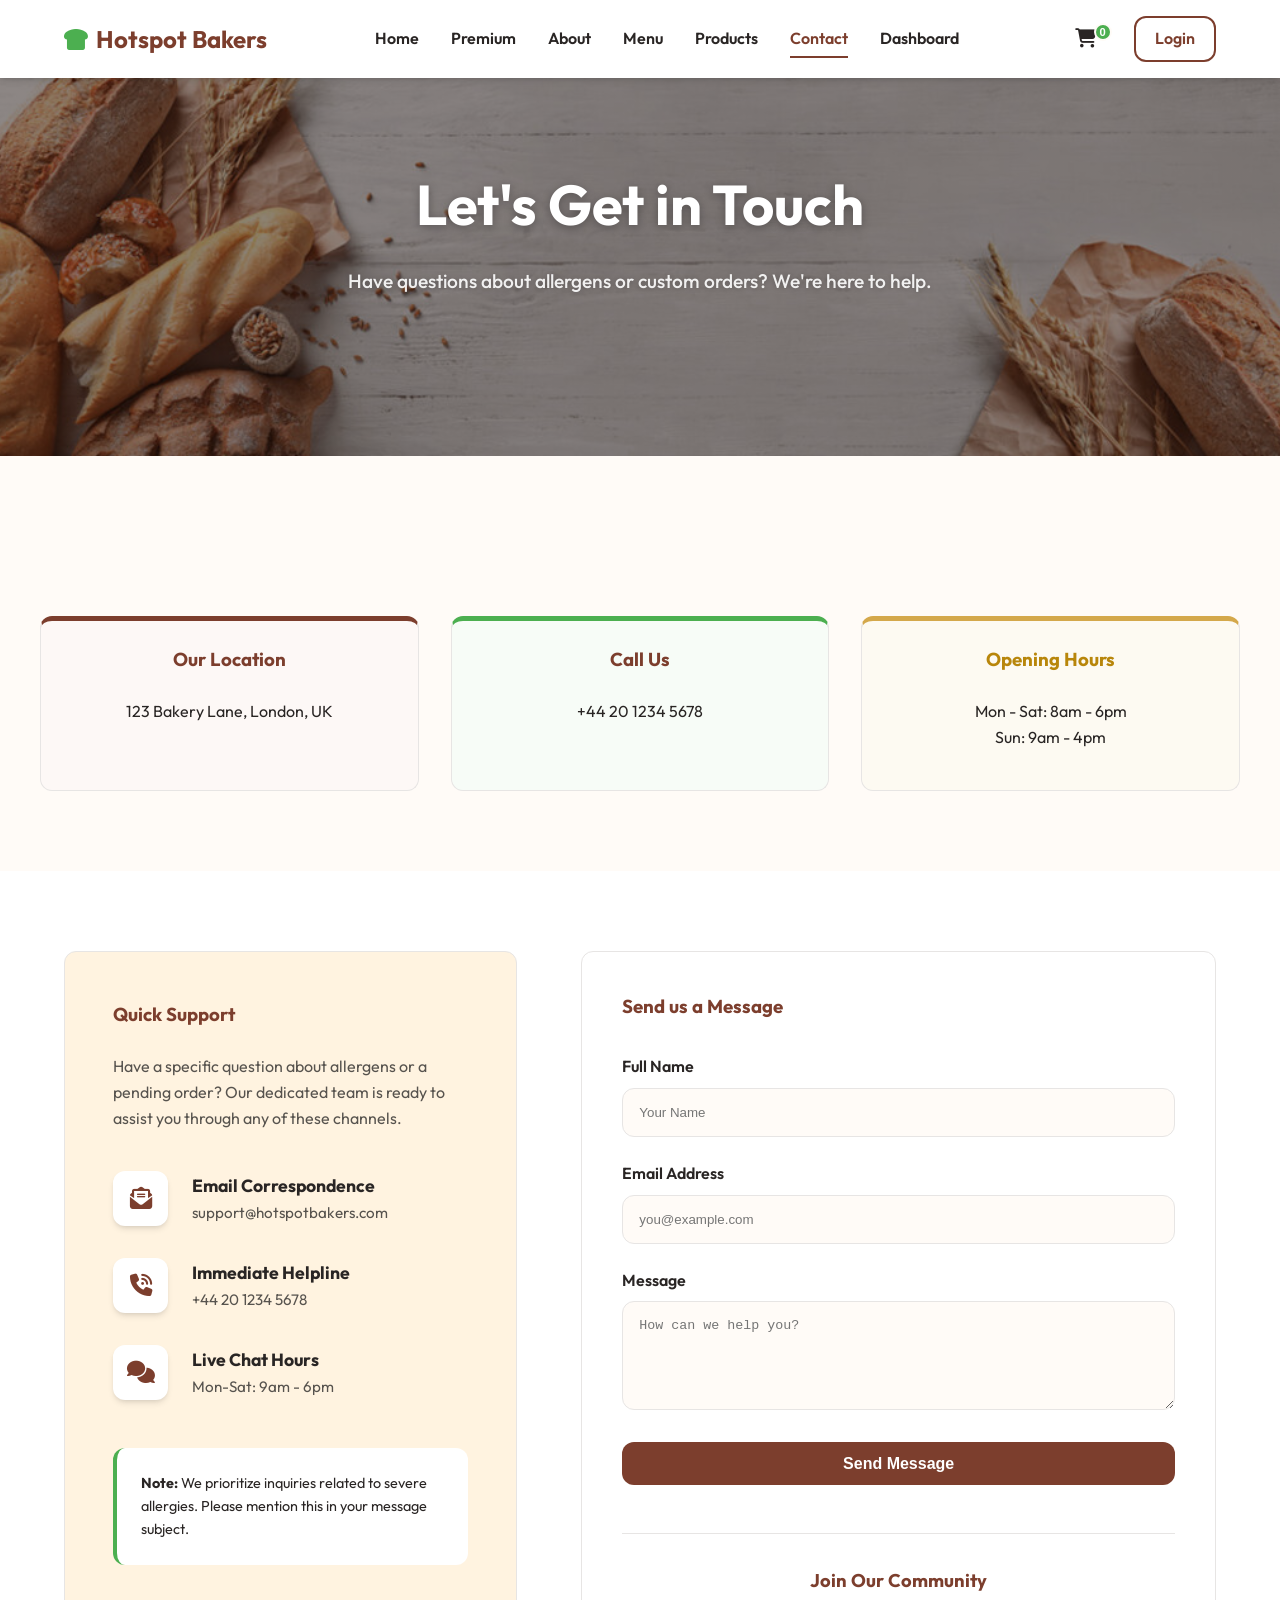
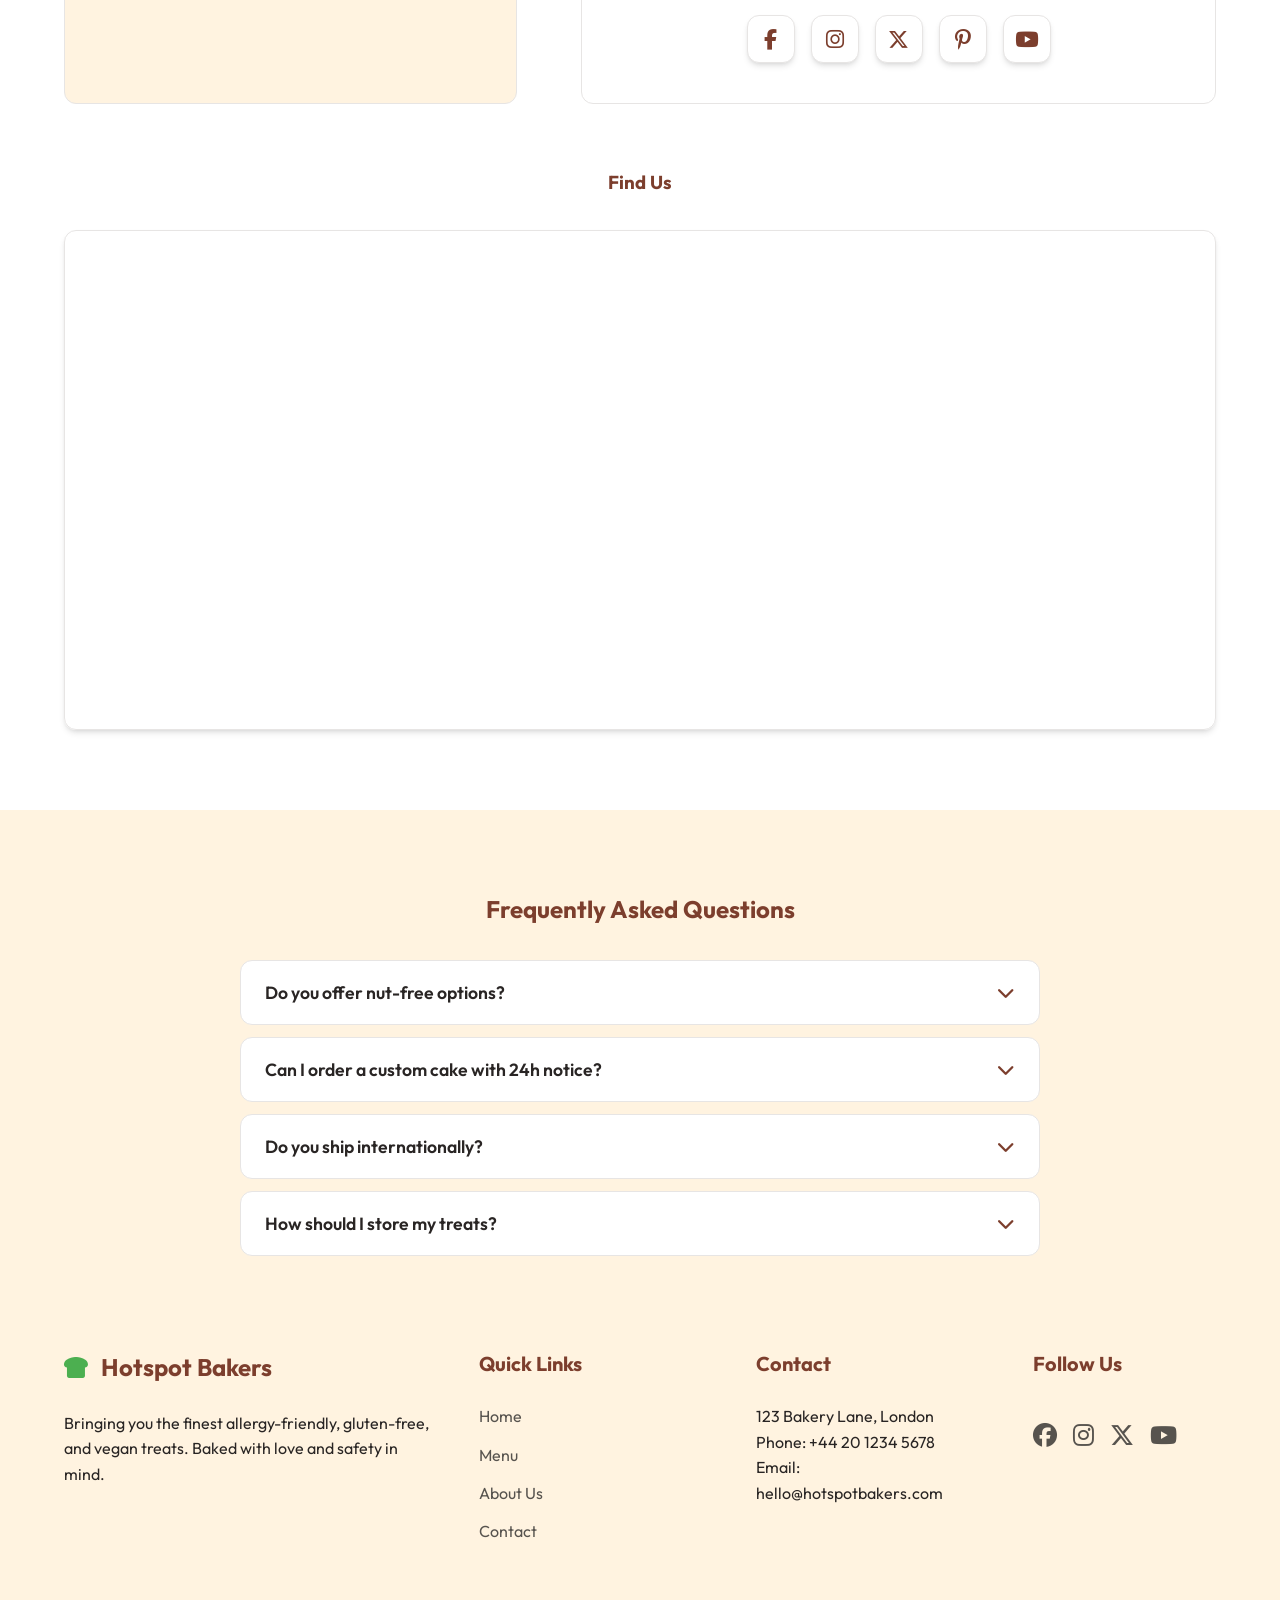
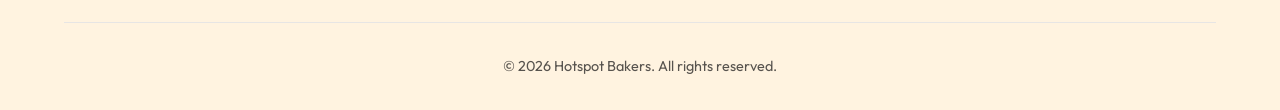
<file: contact.html>
﻿<!DOCTYPE html>
<html lang="en">

<head>
    <meta charset="UTF-8">
    <meta name="viewport" content="width=device-width, initial-scale=1.0">
    <title>Contact Us | Hotspot Bakers - Get in Touch</title>
    <link rel="icon" type="image/png" href="img/favicon.png">
    <link rel="stylesheet" href="css/style.css">
    <link rel="stylesheet" href="https://cdnjs.cloudflare.com/ajax/libs/font-awesome/6.5.1/css/all.min.css">
    <link href="https://fonts.googleapis.com/css2?family=Outfit:wght@300;400;600;700&display=swap" rel="stylesheet">
    <style>
        .page-header {
            padding: 10rem 0;
            background: linear-gradient(rgba(27, 14, 10, 0.5), rgba(27, 14, 10, 0.5)), url('img/menu header.png');
            background-size: cover;
            background-position: center;
            text-align: center;
            position: relative;
            margin-bottom: 5rem;
        }

        .page-header h1 {
            color: #ffffff !important;
            font-size: 3.5rem;
            margin-bottom: 1rem;
            text-shadow: 0 2px 10px rgba(0, 0, 0, 0.3);
        }

        .page-header p {
            color: rgba(255, 255, 255, 0.9) !important;
            font-size: 1.2rem;
            font-weight: 500;
            text-shadow: 0 1px 5px rgba(0, 0, 0, 0.2);
        }

        @media (max-width: 768px) {
            .page-header {
                margin-bottom: 3.5rem;
            }
        }

        .contact-section-grid {
            display: grid;
            grid-template-columns: 1fr 1.4fr;
            gap: 4rem;
            align-items: stretch;
        }

        @media (max-width: 992px) {
            .contact-section-grid {
                grid-template-columns: 1fr !important;
                gap: 2rem;
            }
        }

        .contact-form {
            background: var(--bg-card);
            padding: 2.5rem;
            border-radius: var(--radius);
            border: 1px solid var(--border);
        }

        .form-group {
            margin-bottom: 1.5rem;
        }

        .form-group label {
            display: block;
            margin-bottom: 0.5rem;
            font-weight: 600;
        }

        .form-group input,
        .form-group textarea {
            width: 100%;
            padding: 1rem;
            border-radius: var(--radius);
            border: 1px solid var(--border);
            background: var(--bg-main);
            color: var(--text-main);
        }

.contact-card {
            background: var(--bg-card);
            padding: 2rem;
            border-radius: var(--radius);
            border: 1px solid var(--border);
            text-align: center;
        }

        .wholesale-banner {
            background: var(--primary);
            color: white;
            padding: 4rem 0;
            text-align: center;
            border-radius: var(--radius);
        }

        /* Social Media Buttons Styling */
        .social-connect {
            margin-top: 2.5rem;
            text-align: center;
        }

        .social-btns-wrap {
            display: flex;
            gap: 1rem;
            flex-wrap: wrap;
            justify-content: center;
        }

        .social-icon-btn {
            width: 48px;
            height: 48px;
            border-radius: 12px;
            display: flex;
            align-items: center;
            justify-content: center;
            background: #ffffff;
            color: var(--primary);
            font-size: 1.3rem;
            box-shadow: var(--shadow);
            transition: all 0.3s cubic-bezier(0.4, 0, 0.2, 1);
            text-decoration: none;
            border: 1px solid var(--border);
        }

        .social-icon-btn:hover {
            transform: translateY(-5px);
            background: var(--primary);
            color: #ffffff;
            border-color: var(--primary);
            box-shadow: 0 10px 20px rgba(124, 62, 45, 0.2);
        }

        @media (max-width: 991px) {
            .social-connect {
                text-align: center !important;
                display: flex;
                flex-direction: column;
                align-items: center;
                margin-top: 2rem;
            }
            .social-btns-wrap {
                justify-content: center;
            }
        }

        /* Tablet & Mobile Specific Alignment - Flush Left as per user's 2nd screenshot */
        @media (max-width: 767px) {
            #contact-top-grid {
                grid-template-columns: 1fr !important;
                max-width: 500px;
                margin: 0 auto;
            }
        }

        @media (min-width: 768px) and (max-width: 1024px) {
            #contact-top-grid {
                grid-template-columns: repeat(2, 1fr) !important;
                grid-auto-rows: 1fr !important;
                max-width: 800px;
                margin: 0 auto 3rem auto !important;
                gap: 1.5rem !important;
            }
            #contact-top-grid > .card {
                height: 100% !important;
                max-width: 100% !important;
                margin: 0 !important;
            }
            #contact-top-grid > .card:nth-child(3) {
                grid-column: 1 / span 2 !important;
                justify-self: center !important;
                width: calc(50% - 0.75rem) !important;
            }
        }

        @media (max-width: 1024px) {

            .contact-details-box {
                display: flex !important;
                flex-direction: column !important;
                align-items: flex-start !important;
                text-align: left !important;
                padding: 2.5rem 1.5rem !important;
            }

            .contact-details-box > div,
            #quick-support-wrapper {
                display: flex !important;
                flex-direction: column !important;
                align-items: flex-start !important;
                margin: 0 !important;
                width: 100% !important;
                max-width: 100% !important;
            }

            .contact-details-box h3,
            .contact-details-box > p {
                text-align: left !important;
                width: 100%;
            }

            .contact-info-row {
                display: flex !important;
                flex-direction: row !important;
                align-items: center !important;
                justify-content: flex-start !important;
                text-align: left !important;
                gap: 1.2rem !important;
                margin: 0 0 2rem 0 !important;
                width: 100% !important;
            }

            .contact-info-row > div:first-child {
                margin: 0 !important;
                flex-shrink: 0 !important;
            }

            .contact-info-row > div:last-child {
                text-align: left !important;
                margin: 0 !important;
                display: flex !important;
                flex-direction: column !important;
                align-items: flex-start !important;
                justify-content: center !important;
            }

            .contact-info-row h4,
            .contact-info-row p {
                text-align: left !important;
                margin: 0 !important;
                line-height: 1.4 !important;
                display: block !important;
                width: auto !important;
            }
            
            .contact-form > h3 {
                text-align: center !important;
            }
            .contact-form form label,
            .contact-form form input,
            .contact-form form textarea {
                text-align: left !important;
            }
        }

        .contact-card-icon {
            display: none; /* Removed as per user request */
        }

        .card-location { 
            border-top: 5px solid var(--primary) !important; 
            background-color: #fdf8f6 !important; 
        }
        .card-phone { 
            border-top: 5px solid var(--secondary) !important; 
            background-color: #f7fcf7 !important; 
        }
        .card-hours { 
            border-top: 5px solid #d4a84b !important; 
            background-color: #fdfaf2 !important; 
        }

        .contact-top-grid h3 {
            margin-top: 0.5rem;
            color: var(--primary);
        }

        .card-hours h3 { color: #b8860b; }
    </style>
</head>

<body>

    <header class="header">
        <div class="container nav-container">
            <div class="mobile-nav-container">
                <a href="index.html" class="logo"><i class="fas fa-bread-slice"></i> Hotspot Bakers</a>
                <button class="navbar-toggler" type="button" id="mobileMenuToggle" title="Open menu">
                    <i class="fas fa-bars"></i>
                </button>
            </div>
            <nav>
                <ul class="nav-links" id="nav-menu">
                    <li><a href="index.html">Home</a></li>
                    <li><a href="home-premium.html">Premium</a></li>
                    <li><a href="about.html">About</a></li>
                    <li><a href="menu.html">Menu</a></li>
                    <li><a href="products.html">Products</a></li>
                    <li><a href="contact.html">Contact</a></li>
                    <li><a href="dashboard.html">Dashboard</a></li>
                </ul>
            </nav>
            <div class="nav-actions">
                <button type="button" class="toggle-btn cart-btn" title="View Cart">
                    <i class="fas fa-shopping-cart"></i>
                    <span class="cart-badge" id="cart-count">0</span>
                </button>
                <a href="login.html" class="btn btn-outline">Login</a>
            </div>
        </div>

        <div class="mobile-menu-overlay" id="mobileMenuOverlay">
            <div class="mobile-menu-header">
                <h3>Menu</h3>
                <button type="button" class="mobile-menu-close" id="mobileMenuClose" title="Close menu">
                    <i class="fas fa-times"></i>
                </button>
            </div>

            <ul class="mobile-menu-nav">
                <li><a href="index.html">Home</a></li>
                <li><a href="home-premium.html">Premium</a></li>
                <li><a href="about.html">About</a></li>
                <li><a href="menu.html">Menu</a></li>
                <li><a href="products.html">Products</a></li>
                <li><a href="contact.html">Contact</a></li>
                <li><a href="dashboard.html">Dashboard</a></li>
            </ul>

            <div class="mobile-menu-actions">
                <a href="cart.html" class="btn btn-primary">Cart</a>
                <a href="login.html" class="btn btn-outline">Login</a>
            </div>
        </div>

        <div class="mobile-menu-backdrop" id="mobileMenuBackdrop"></div>
    </header>

    <div class="page-header">
        <div class="container">
            <h1>Let's Get in Touch</h1>
            <p>Have questions about allergens or custom orders? We're here to help.</p>
        </div>
    </div>

    <main>
        <section class="container section">
            <div class="grid grid-3" id="contact-top-grid">
                <div class="card reveal card-location">
                    <div class="card-body">
                        <h3>Our Location</h3>
                        <p>123 Bakery Lane, London, UK</p>
                    </div>
                </div>
                <div class="card reveal card-phone">
                    <div class="card-body">
                        <h3>Call Us</h3>
                        <p>+44 20 1234 5678</p>
                    </div>
                </div>
                <div class="card reveal card-hours">
                    <div class="card-body">
                        <h3>Opening Hours</h3>
                        <p>Mon - Sat: 8am - 6pm<br>Sun: 9am - 4pm</p>
                    </div>
                </div>
            </div>
        </section>

        <section class="section" style="background: var(--bg-card);">
            <div class="container contact-section-grid">
                <!-- Related Section: Contact Info (Left Side) -->
                <div class="reveal" style="display: flex; flex-direction: column; height: 100%;">
                    <div class="contact-details-box"
                        style="background: var(--accent); padding: 3rem; border-radius: var(--radius); height: 100%; border: 1px solid var(--border); position: relative; overflow: hidden;">
                        <h3 style="text-align: left; margin-bottom: 1.5rem; color: var(--primary);">Quick Support</h3>
                        <p style="margin-bottom: 2.5rem; color: var(--text-muted);">Have a specific question about
                            allergens or a pending order? Our dedicated team is ready to assist you through any of these
                            channels.</p>

                        <div id="quick-support-wrapper" style="display: flex; flex-direction: column; gap: 2rem;">
                            <div class="contact-info-row" style="display: flex; gap: 1.5rem; align-items: center;">
                                <div
                                    style="background: white; width: 55px; height: 55px; border-radius: 12px; display: flex; align-items: center; justify-content: center; flex-shrink: 0; box-shadow: var(--shadow); color: var(--primary); font-size: 1.4rem;">
                                    <i class="fas fa-envelope-open-text"></i>
                                </div>
                                <div style="text-align: left !important; display: flex; flex-direction: column; align-items: flex-start;">
                                    <h4
                                        style="margin: 0; text-align: left !important; font-size: 1.1rem; color: var(--text-main);">
                                        Email Correspondence</h4>
                                    <p style="margin: 0; text-align: left !important; font-size: 0.95rem; color: var(--text-muted);">
                                        support@hotspotbakers.com</p>
                                </div>
                            </div>

                            <div class="contact-info-row" style="display: flex; gap: 1.5rem; align-items: center;">
                                <div
                                    style="background: white; width: 55px; height: 55px; border-radius: 12px; display: flex; align-items: center; justify-content: center; flex-shrink: 0; box-shadow: var(--shadow); color: var(--primary); font-size: 1.4rem;">
                                    <i class="fas fa-phone-volume"></i>
                                </div>
                                <div style="text-align: left !important; display: flex; flex-direction: column; align-items: flex-start;">
                                    <h4
                                        style="margin: 0; text-align: left !important; font-size: 1.1rem; color: var(--text-main);">
                                        Immediate Helpline</h4>
                                    <p style="margin: 0; text-align: left !important; font-size: 0.95rem; color: var(--text-muted);">+44 20 1234 5678
                                    </p>
                                </div>
                            </div>

                            <div class="contact-info-row" style="display: flex; gap: 1.5rem; align-items: center;">
                                <div
                                    style="background: white; width: 55px; height: 55px; border-radius: 12px; display: flex; align-items: center; justify-content: center; flex-shrink: 0; box-shadow: var(--shadow); color: var(--primary); font-size: 1.4rem;">
                                    <i class="fas fa-comments"></i>
                                </div>
                                <div style="text-align: left !important; display: flex; flex-direction: column; align-items: flex-start;">
                                    <h4
                                        style="margin: 0; text-align: left !important; font-size: 1.1rem; color: var(--text-main);">
                                        Live Chat Hours</h4>
                                    <p style="margin: 0; text-align: left !important; font-size: 0.95rem; color: var(--text-muted);">Mon-Sat: 9am -
                                        6pm</p>
                                </div>
                            </div>
                        </div>


                        <div style="margin-top: auto; padding-top: 3rem;">
                            <div
                                style="background: var(--bg-card); padding: 1.5rem; border-radius: var(--radius); border-left: 4px solid var(--secondary);">
                                <p style="font-size: 0.9rem; margin: 0; color: var(--text-main);"><strong>Note:</strong>
                                    We prioritize inquiries related to severe allergies. Please mention this in your
                                    message subject.</p>
                            </div>
                        </div>
                    </div>
                </div>

                <!-- Send us a Message (Right Side) -->
                <div class="contact-form reveal">
                    <h3 style="margin-bottom: 2rem; text-align: left;">Send us a Message</h3>
                    <form action="#" method="post">
                        <div class="form-group">
                            <label for="contact_name">Full Name</label>
                            <input type="text" id="contact_name" name="name" placeholder="Your Name"
                                autocomplete="name">
                        </div>
                        <div class="form-group">
                            <label for="contact_email">Email Address</label>
                            <input type="email" id="contact_email" name="email" placeholder="you@example.com"
                                autocomplete="email">
                        </div>
                        <div class="form-group">
                            <label for="contact_message">Message</label>
                            <textarea id="contact_message" name="message" rows="5"
                                placeholder="How can we help you?"></textarea>
                        </div>
                        <button type="submit" class="btn btn-primary" style="width: 100%;">Send Message</button>
                    </form>

                    <div class="social-connect" style="margin-top: 3rem; border-top: 1px solid var(--border); padding-top: 2rem;">
                        <h4 style="margin-bottom: 1.2rem; color: var(--primary); font-size: 1.15rem; font-weight: 700;">Join Our Community</h4>
                        <div class="social-btns-wrap">
                            <a href="#" class="social-icon-btn" title="Facebook"><i class="fab fa-facebook-f"></i></a>
                            <a href="#" class="social-icon-btn" title="Instagram"><i class="fab fa-instagram"></i></a>
                            <a href="#" class="social-icon-btn" title="X (Twitter)"><i class="fa-brands fa-x-twitter"></i></a>
                            <a href="#" class="social-icon-btn" title="Pinterest"><i class="fab fa-pinterest-p"></i></a>
                            <a href="#" class="social-icon-btn" title="YouTube"><i class="fab fa-youtube"></i></a>
                        </div>
                    </div>
                </div>
            </div>

            <!-- Map Section Below -->
            <div class="container" style="margin-top: 4rem;">
                <div class="reveal" style="width: 100%;">
                    <h3 style="margin-bottom: 2rem; text-align: center;">Find Us</h3>
                    <div class="map-embed-wrap" style="height: 500px; border: 1px solid var(--border);">
                        <iframe title="Hotspot Bakers bakery location map" loading="lazy"
                            referrerpolicy="no-referrer-when-downgrade"
                            src="https://www.google.com/maps?q=London+Bakery+Lane&output=embed">
                        </iframe>
                    </div>
                </div>
            </div>
        </section>



        <section class="section section-faq-contact section-spacing-tablet-faq" style="background: var(--accent);">
            <div class="container">
                <h2> Frequently Asked Questions</h2>
                <div class="faq-accordion" style="margin-top: 2rem;">
                    <div class="faq-accordion-item">
                        <button type="button" class="faq-accordion-trigger" aria-expanded="false">
                            <span>Do you offer nut-free options?</span>
                            <i class="fas fa-chevron-down faq-chevron" aria-hidden="true"></i>
                        </button>
                        <div class="faq-accordion-panel">
                            <div class="faq-accordion-panel-inner">Yes, we have a dedicated nut-free line, although some
                                products are made in the same facility with strict protocols.</div>
                        </div>
                    </div>
                    <div class="faq-accordion-item">
                        <button type="button" class="faq-accordion-trigger" aria-expanded="false">
                            <span>Can I order a custom cake with 24h notice?</span>
                            <i class="fas fa-chevron-down faq-chevron" aria-hidden="true"></i>
                        </button>
                        <div class="faq-accordion-panel">
                            <div class="faq-accordion-panel-inner">We typically require 48-72h for custom orders to
                                ensure the safest ingredients are sourced.</div>
                        </div>
                    </div>
                    <div class="faq-accordion-item">
                        <button type="button" class="faq-accordion-trigger" aria-expanded="false">
                            <span>Do you ship internationally?</span>
                            <i class="fas fa-chevron-down faq-chevron" aria-hidden="true"></i>
                        </button>
                        <div class="faq-accordion-panel">
                            <div class="faq-accordion-panel-inner">Currently we ship within the UK. We are working on EU
                                shipping soon!</div>
                        </div>
                    </div>
                    <div class="faq-accordion-item">
                        <button type="button" class="faq-accordion-trigger" aria-expanded="false">
                            <span>How should I store my treats?</span>
                            <i class="fas fa-chevron-down faq-chevron" aria-hidden="true"></i>
                        </button>
                        <div class="faq-accordion-panel">
                            <div class="faq-accordion-panel-inner">Most bakes stay fresh for 3 days in an airtight
                                container at room temperature.</div>
                        </div>
                    </div>
                </div>
            </div>
        </section>


    </main>

    <footer class="footer">
        <div class="container">
            <div class="footer-grid">
                <div class="footer-col footer-col-brand" style="flex: 1.5;">
                    <a href="index.html" class="footer-logo">
                        <i class="fas fa-bread-slice"></i> Hotspot Bakers
                    </a>
                    <p>Bringing you the finest allergy-friendly, gluten-free, and vegan treats. Baked with love and
                        safety in mind.</p>
                </div>
                <div class="footer-col">
                    <h4>Quick Links</h4>
                    <ul class="footer-links">
                        <li><a href="index.html">Home</a></li>
                        <li><a href="menu.html">Menu</a></li>
                        <li><a href="about.html">About Us</a></li>
                        <li><a href="contact.html">Contact</a></li>
                    </ul>
                </div>

                <div class="footer-col">
                    <h4>Contact</h4>
                    <p>123 Bakery Lane, London<br>Phone: +44 20 1234 5678<br>Email: hello@hotspotbakers.com</p>
                </div>
                <div class="footer-col footer-follow-block">
                    <h4>Follow Us</h4>
                    <div class="footer-social">
                        <a href="#" title="Facebook"><i class="fab fa-facebook"></i></a>
                        <a href="#" title="Instagram"><i class="fab fa-instagram"></i></a>
                        <a href="#" title="X (Twitter)"><i class="fa-brands fa-x-twitter"></i></a>
                        <a href="#" title="YouTube"><i class="fab fa-youtube"></i></a>
                    </div>
                </div>
            </div>
            <div class="footer-bottom">
                &copy; 2026 Hotspot Bakers. All rights reserved.
            </div>
        </div>
    </footer>

    <script src="js/main.js"></script>
</body>

</html>
</file>
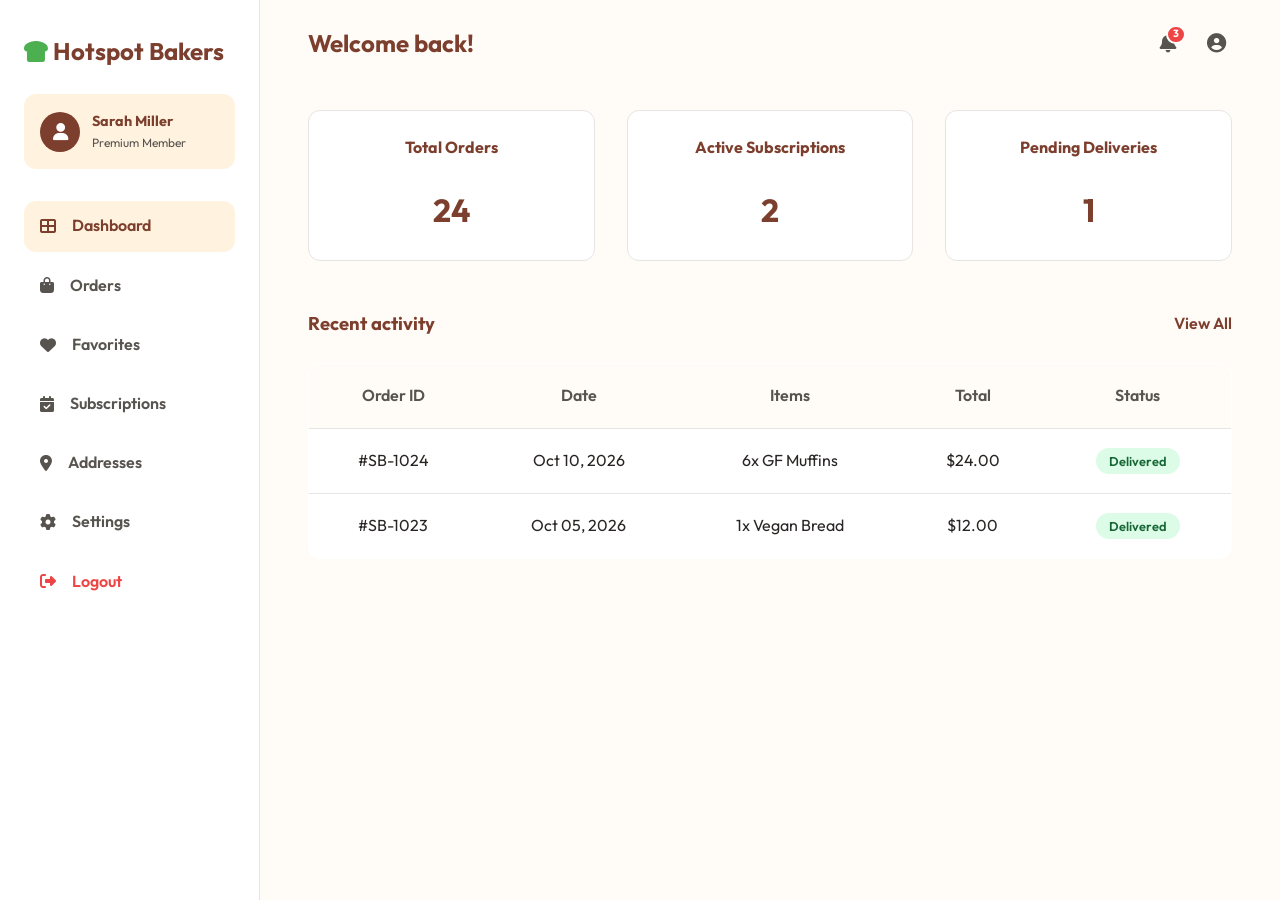
<file: dashboard.html>
﻿<!DOCTYPE html>
<html lang="en">

<head>
    <meta charset="UTF-8">
    <meta name="viewport" content="width=device-width, initial-scale=1.0">
    <title>Dashboard | Hotspot Bakers</title>
    <link rel="icon" type="image/png" href="img/favicon.png">
    <link rel="stylesheet" href="css/style.css">
    <link rel="stylesheet" href="https://cdnjs.cloudflare.com/ajax/libs/font-awesome/6.4.0/css/all.min.css">
    <link href="https://fonts.googleapis.com/css2?family=Outfit:wght@300;400;600;700&display=swap" rel="stylesheet">
    <style>
        body {
            display: flex;
            height: 100vh;
            overflow: hidden;
            background: var(--bg-main);
            padding-top: 0 !important;
        }

        /* Sidebar */
        .sidebar {
            width: 260px;
            background: var(--bg-card);
            border-right: 1px solid var(--border);
            display: flex;
            flex-direction: column;
            padding: 2rem 1.5rem;
        }

        .sidebar-logo {
            font-size: 1.5rem;
            font-weight: 700;
            color: var(--primary);
            text-decoration: none;
            margin-bottom: 1.5rem;
            display: flex;
            align-items: center;
            gap: 0.5rem;
        }

        .sidebar-logo i {
            color: var(--secondary);
        }

        .sidebar-profile {
            display: flex;
            align-items: center;
            gap: 0.75rem;
            padding: 1rem;
            background: var(--accent);
            border-radius: var(--radius);
            margin-bottom: 2rem;
            transition: all 0.3s ease;
        }

        .profile-avatar {
            width: 40px;
            height: 40px;
            border-radius: 50%;
            background: var(--primary);
            color: white;
            display: flex;
            align-items: center;
            justify-content: center;
            font-size: 1.1rem;
        }

        .profile-info {
            display: flex;
            flex-direction: column;
            overflow: hidden;
        }

        .profile-name {
            font-weight: 700;
            color: var(--primary);
            font-size: 0.9rem;
            white-space: nowrap;
            overflow: hidden;
            text-overflow: ellipsis;
        }

        .profile-role {
            font-size: 0.75rem;
            color: var(--text-muted);
        }

        .sidebar-nav {
            list-style: none;
            flex: 1;
        }

        .sidebar-nav-item {
            margin-bottom: 0.5rem;
        }

        .sidebar-nav-link {
            display: flex;
            align-items: center;
            gap: 1rem;
            padding: 0.8rem 1rem;
            text-decoration: none;
            color: var(--text-muted);
            border-radius: var(--radius);
            font-weight: 600;
            transition: all 0.3s;
        }

        .sidebar-nav-link:hover,
        .sidebar-nav-link.active {
            background: var(--accent);
            color: var(--primary);
        }

        .logout-link {
            color: #ef4444;
            margin-top: auto;
        }

        /* Main Content */
        .main-content {
            flex: 1;
            overflow-y: auto;
            padding: 0 3rem 2rem;
        }

        /* Top Bar */
        .top-bar {
            position: sticky;
            top: 0;
            background: var(--bg-main);
            z-index: 1000;
            padding: 1.5rem 0 1rem;
            margin-bottom: 2rem;
            display: flex;
            flex-direction: column;
            transition: all 0.3s ease;
        }

        .top-bar-row {
            display: flex;
            justify-content: space-between;
            align-items: center;
            width: 100%;
            position: relative;
        }

        .top-bar-left {
            display: flex;
            align-items: center;
            gap: 1.5rem;
        }

        .top-bar-title {
            margin: 0;
            font-size: 1.5rem;
            font-weight: 700;
            color: var(--primary);
            text-align: left !important;
            width: auto;
        }

        .top-bar-actions {
            display: flex;
            align-items: center;
            gap: 1rem;
            margin-inline-start: auto;
        }

        .action-icon {
            font-size: 1.2rem;
            color: var(--text-muted);
            cursor: pointer;
            position: relative;
            transition: all 0.3s ease;
            display: flex;
            align-items: center;
            justify-content: center;
            width: 32px;
            height: 32px;
        }

        .action-icon:hover {
            color: var(--primary);
            transform: translateY(-2px);
        }

        .badge {
            position: absolute;
            top: -2px;
            right: -2px;
            background: #ef4444;
            color: white;
            font-size: 0.65rem;
            font-weight: 700;
            padding: 2px 5px;
            border-radius: 20px;
            line-height: 1;
            border: 2px solid var(--bg-card);
        }

        /* Content Cards */
        .stats-grid {
            display: grid;
            grid-template-columns: repeat(3, 1fr);
            gap: 2rem;
            margin-bottom: 3rem;
        }

        .stat-card {
            background: var(--bg-card);
            padding: 2rem;
            border-radius: var(--radius);
            border: 1px solid var(--border);
            display: flex;
            flex-direction: column;
            align-items: center;
            gap: 0.5rem;
            text-align: center;
        }

        .stat-card h4 {
            text-align: center;
            color: var(--text-muted);
            margin: 0;
        }

        .stat-card .value {
            font-size: 2rem;
            font-weight: 700;
            color: var(--primary);
            text-align: center;
        }

        /* Tables & Lists */
        .section-title.has-action {
            display: flex;
            justify-content: space-between;
            align-items: center;
            gap: 1.5rem;
            margin-bottom: 1.5rem;
        }

        .section-title h3 {
            text-align: center;
            margin: 0;
        }

        .section-title.has-action h3 {
            text-align: start;
        }

        .view-all-link {
            color: var(--primary);
            text-decoration: none;
            font-weight: 600;
            transition: all 0.3s ease;
        }

        .view-all-link:hover {
            color: var(--primary-light);
            text-decoration: underline;
            transform: translateX(3px);
            opacity: 0.8;
        }

        .table-wrapper {
            overflow-x: auto;
            -webkit-overflow-scrolling: touch;
            border-radius: var(--radius);
        }

        .data-table {
            width: 100%;
            border-collapse: collapse;
            background: var(--bg-card);
            border-radius: var(--radius);
            overflow: hidden;
            border: 1px solid var(--border);
        }

        .data-table th,
        .data-table td {
            text-align: center;
            padding: 1.2rem 1.5rem;
            border-bottom: 1px solid var(--border);
            white-space: nowrap;
        }

        .data-table th {
            background: var(--bg-main);
            font-weight: 600;
            color: var(--text-muted);
        }

        /* Mobile order cards */
        .mobile-order-cards {
            display: none;
        }

        .mobile-order-card {
            background: var(--bg-card);
            border: 1px solid var(--border);
            border-radius: var(--radius);
            padding: 1.25rem 1.5rem;
            margin-bottom: 1rem;
            display: flex;
            flex-direction: column;
            align-items: center;
            text-align: center;
            gap: 0.5rem;
        }

        .mobile-order-card .order-id {
            font-weight: 700;
            color: var(--primary);
            font-size: 1rem;
        }

        .mobile-order-card .order-meta {
            font-size: 0.85rem;
            color: var(--text-muted);
        }

        .mobile-order-card .order-items {
            font-weight: 600;
            color: var(--text-main);
        }

        .mobile-order-card .order-total {
            font-weight: 700;
            font-size: 1.1rem;
            color: var(--primary);
        }

        .status-pill {
            padding: 0.3rem 0.8rem;
            border-radius: 20px;
            font-size: 0.8rem;
            font-weight: 600;
        }

        .status-delivered {
            background: #dcfce7;
            color: #166534;
        }

        .status-pending {
            background: #fef9c3;
            color: #854d0e;
        }

        .dashboard-sidebar-backdrop {
            display: none;
        }

        .dashboard-sidebar-toggle {
            display: none;
            align-items: center;
            justify-content: center;
            width: 45px;
            height: 45px;
            padding: 0;
            border: 1px solid var(--border);
            border-radius: 12px;
            background: var(--accent);
            color: var(--primary);
            cursor: pointer;
            flex-shrink: 0;
            transition: all 0.3s cubic-bezier(0.4, 0, 0.2, 1);
            font-size: 1.4rem;
            box-shadow: 0 4px 12px rgba(0, 0, 0, 0.05);
        }

        .dashboard-sidebar-toggle:hover {
            background: var(--primary);
            color: white;
            transform: translateY(-2px);
            box-shadow: 0 6px 15px rgba(124, 62, 45, 0.2);
        }

        .dashboard-sidebar-close {
            display: none;
            position: absolute;
            top: 1.25rem;
            inset-inline-end: 1rem;
            z-index: 2;
            align-items: center;
            justify-content: center;
            width: 40px;
            height: 40px;
            padding: 0;
            border: 1px solid var(--border);
            border-radius: var(--radius);
            background: var(--bg-main);
            color: var(--text-main);
            cursor: pointer;
        }

        .dashboard-sidebar-close:hover {
            background: var(--accent);
            color: var(--primary);
        }

        .sidebar {
            position: relative;
        }

        @media (max-width: 1024px) {
            .dashboard-sidebar-backdrop {
                display: block;
                position: fixed;
                inset: 0;
                z-index: 1001;
                background: rgba(0, 0, 0, 0.45);
                opacity: 0;
                visibility: hidden;
                transition: opacity 0.3s ease, visibility 0.3s ease;
            }

            .dashboard-sidebar-backdrop.is-active {
                opacity: 1;
                visibility: visible;
            }

            .dashboard-sidebar-toggle {
                display: inline-flex;
            }

            .dashboard-sidebar-close {
                display: inline-flex;
            }

            .sidebar {
                position: fixed;
                top: 0;
                bottom: 0;
                inset-inline-start: 0;
                width: min(280px, 88vw);
                max-width: 300px;
                height: 100vh;
                height: 100dvh;
                z-index: 1002;
                margin: 0;
                padding: 2rem 1.25rem;
                padding-top: 3.5rem;
                box-shadow: var(--shadow-lg);
                transform: translateX(-100%);
                transition: transform 0.3s ease;
                overflow-y: auto;
                text-align: center;
            }

            .sidebar-logo {
                justify-content: center !important;
                font-size: 1.75rem !important; /* Consistent with header logo */
            }

            .sidebar.is-open {
                transform: translateX(0);
            }

            body.dashboard-sidebar-open {
                overflow: hidden;
            }

            .main-content {
                padding: 0 1rem 1.25rem;
                width: 100%;
            }

            .top-bar {
                padding: 1rem 0 0.75rem;
                margin-bottom: 1rem;
            }

            .top-bar-left {
                width: 100% !important;
                justify-content: flex-start !important;
                position: relative !important;
                gap: 0 !important;
            }

            .dashboard-sidebar-toggle {
                position: absolute !important;
                inset-inline-start: 0 !important;
                top: 50% !important;
                transform: translateY(-50%) !important;
                display: inline-flex;
            }

            .top-bar-title {
                font-size: 1.1rem !important;
                margin: 0;
                text-align: left !important;
                padding-inline: 65px 105px; /* Prevent overlap with toggle and icons (start/end) */
                white-space: nowrap;
            }

            .top-bar-actions {
                display: flex !important;
                position: absolute !important;
                inset-inline-end: 0 !important;
                top: 50% !important;
                transform: translateY(-50%) !important;
            }

            .stats-grid {
                grid-template-columns: repeat(3, 1fr);
                gap: 0.75rem;
            }

            @media (max-width: 380px) {
                .main-content {
                    padding: 0 0.5rem 1.25rem;
                }
                .stats-grid {
                    grid-template-columns: 1fr;
                }
                .top-bar-left {
                    gap: 0.5rem;
                }
                .top-bar-title {
                    font-size: 0.95rem !important; 
                    padding-inline: 45px 95px;
                    white-space: nowrap;
                    line-height: 1.2;
                }
                .top-bar-actions {
                    gap: 6px;
                }
                .action-icon {
                    width: 26px;
                    height: 26px;
                    font-size: 0.95rem;
                }
                .dashboard-sidebar-toggle {
                    width: 36px;
                    height: 36px;
                    font-size: 1rem;
                    border-radius: 8px;
                }
            }

            @media (max-width: 320px) {
                .main-content {
                    padding: 0 0.35rem 1.25rem;
                }
                .top-bar-left {
                    gap: 0.35rem;
                }
                .top-bar-title {
                    font-size: 0.85rem !important;
                    padding-inline: 40px 95px;
                    white-space: nowrap;
                }
                .top-bar-actions {
                    gap: 4px;
                }
                .action-icon {
                    width: 24px;
                    height: 24px;
                    font-size: 0.85rem;
                }
                .dashboard-sidebar-toggle {
                    width: 32px;
                    height: 32px;
                    font-size: 0.9rem;
                }
            }

            .stats-grid .card-body {
                padding: 1rem 0.5rem;
            }

            .stats-grid .card-body h4 {
                font-size: 0.8rem;
            }

            .stats-grid .card-body .value {
                font-size: 1.5rem !important;
            }

            .data-table th,
            .data-table td {
                text-align: center !important;
            }

            /* Switch to horizontal scroll layout on mobile/tablet for activity & orders */
            .table-wrapper .data-table {
                display: none;
            }

            #overview .table-wrapper .data-table,
            #orders .table-wrapper .data-table {
                display: table;
            }

            #overview .mobile-order-cards,
            #orders .mobile-order-cards {
                display: none !important;
            }

            .mobile-order-cards {
                display: flex;
                overflow-x: auto;
                gap: 1rem;
                padding: 0.5rem 0.25rem 1.25rem;
                margin: 0 -0.25rem;
                -webkit-overflow-scrolling: touch;
                scrollbar-width: none;
            }

            .mobile-order-cards::-webkit-scrollbar {
                display: none;
            }

            .mobile-order-card {
                flex: 0 0 280px;
                margin-bottom: 0;
            }

            .section-title {
                margin-bottom: 1.5rem !important;
            }

            .address-card .btn-wrapper {
                display: flex !important;
                flex-direction: row !important;
                flex-wrap: nowrap !important;
                justify-content: center !important;
                align-items: center !important;
                gap: 1rem !important;
                width: 100% !important;
            }

            .address-card .btn-wrapper a {
                white-space: nowrap !important;
                flex-shrink: 0 !important;
            }

            .address-grid .address-card p,
            .address-grid .address-card h4 {
                text-align: center !important;
            }

            .address-grid .address-card {
                text-align: center !important;
            }

            .section-title.has-action {
                display: flex !important;
                justify-content: space-between !important;
                align-items: center !important;
                width: 100% !important;
                padding: 0 !important;
            }

            .section-title.has-action h3 {
                text-align: start !important;
                margin: 0 !important;
            }
        }

        @media (min-width: 1025px) {
            .top-bar-title {
                text-align: center;
            }
        }

        /* Address Section Polish */
        .address-grid {
            display: flex;
            justify-content: center;
            flex-wrap: wrap;
            gap: 1.5rem;
        }

        .address-card {
            width: 100%;
            max-width: 350px;
            min-height: 280px;
        }

        .address-card.is-default {
            border-color: var(--primary);
            box-shadow: 0 4px 12px rgba(124, 62, 45, 0.08);
        }

        .address-tag-container {
            height: 32px;
            display: flex;
            align-items: center;
            justify-content: center;
            margin-bottom: 0.5rem;
        }

        .tag {
            font-size: 0.75rem;
            padding: 0.2rem 0.6rem;
            border-radius: 12px;
            font-weight: 600;
        }

        .tag-gf {
            background: var(--accent);
            color: var(--primary);
        }

        /* Favorites Centering */
        #favorites .grid {
            display: flex;
            justify-content: center;
            flex-wrap: wrap;
            gap: 2rem;
        }

        #favorites .card {
            width: 100%;
            max-width: 340px;
        }

        /* Target 1024px and 768px specifically for centered alignments */
        @media screen and (min-width: 1024px) and (max-width: 1024px),
        screen and (min-width: 768px) and (max-width: 768px) {
            #favorites .grid {
                display: grid !important;
                grid-template-columns: repeat(2, 1fr) !important;
                justify-content: center !important;
                gap: 1.5rem !important;
                width: 100% !important;
                max-width: 800px !important;
                margin: 0 auto !important;
            }

            #favorites .card {
                max-width: 100% !important;
                width: 100% !important;
                margin: 0 !important;
            }

            /* Target specifically for orders and activity alignment */
            .mobile-order-cards {
                overflow-x: auto !important;
                justify-content: flex-start !important;
                margin: 0 !important;
                padding: 1.25rem 0.5rem !important;
                display: flex !important;
                flex-wrap: nowrap !important;
            }

            .mobile-order-card {
                flex: 0 0 280px !important;
                margin: 0 0.5rem !important;
                padding: 2.5rem 1.5rem !important;
                gap: 0.75rem !important;
            }
        }

        .address-card .btn-wrapper a {
            transition: all 0.3s ease;
            display: inline-flex;
            align-items: center;
            gap: 0.5rem;
        }

        .address-card .btn-wrapper a:hover {
            opacity: 0.8;
            transform: translateY(-2px);
        }

        .address-card .btn-wrapper a i {
            transition: transform 0.3s ease;
        }

        .address-card .btn-wrapper a:hover i {
            transform: scale(1.2);
        }

        /* Settings Section Gap all views */
        #settings .section-title {
            margin-bottom: 2rem !important;
            max-width: 600px;
            margin-inline: auto;
        }

        /* Settings Section Title Alignment for Mobile & Tablet */
        @media screen and (max-width: 1024px) {
            #settings .section-title {
                justify-content: flex-start !important;
            }
            #settings .section-title h3 {
                text-align: left !important;
            }
        }

        /* Settings Section Alignments for 1024px and Desktop */
        @media screen and (min-width: 1024px) {
            #settings .form-group label {
                text-align: left !important;
            }
            #settings .form-group input {
                text-align: left !important;
            }
        }
    </style>
</head>

<body class="dashboard-page">

    <div class="dashboard-sidebar-backdrop" id="dashboardSidebarBackdrop" aria-hidden="true"></div>

    <aside class="sidebar" id="dashboardSidebar" aria-label="Dashboard navigation">
        <button type="button" class="dashboard-sidebar-close" id="dashboardSidebarClose" title="Close menu"
            aria-label="Close menu">
            <i class="fas fa-times"></i>
        </button>
        <a href="index.html" class="sidebar-logo">
            <span><i class="fas fa-bread-slice"></i> Hotspot Bakers</span>
        </a>

        <div class="sidebar-profile">
            <div class="profile-avatar">
                <i class="fas fa-user"></i>
            </div>
            <div class="profile-info">
                <span class="profile-name">Sarah Miller</span>
                <span class="profile-role">Premium Member</span>
            </div>
        </div>

        <ul class="sidebar-nav">
            <li class="sidebar-nav-item">
                <a href="#" class="sidebar-nav-link active" data-tab="overview">
                    <i class="fas fa-th-large"></i> <span>Dashboard</span>
                </a>
            </li>
            <li class="sidebar-nav-item">
                <a href="#" class="sidebar-nav-link" data-tab="orders">
                    <i class="fas fa-shopping-bag"></i> <span>Orders</span>
                </a>
            </li>
            <li class="sidebar-nav-item">
                <a href="#" class="sidebar-nav-link" data-tab="favorites">
                    <i class="fas fa-heart"></i> <span>Favorites</span>
                </a>
            </li>
            <li class="sidebar-nav-item">
                <a href="#" class="sidebar-nav-link" data-tab="subscriptions">
                    <i class="fas fa-calendar-check"></i> <span>Subscriptions</span>
                </a>
            </li>
            <li class="sidebar-nav-item">
                <a href="#" class="sidebar-nav-link" data-tab="addresses">
                    <i class="fas fa-map-marker-alt"></i> <span>Addresses</span>
                </a>
            </li>
            <li class="sidebar-nav-item">
                <a href="#" class="sidebar-nav-link" data-tab="settings">
                    <i class="fas fa-cog"></i> <span>Settings</span>
                </a>
            </li>
            <li class="sidebar-nav-item" style="margin-top: auto;">
                <a href="index.html" class="sidebar-nav-link logout-link" title="Logout of your account">
                    <i class="fas fa-sign-out-alt"></i> <span>Logout</span>
                </a>
            </li>
        </ul>
    </aside>

    <main class="main-content">
        <header class="top-bar">
            <div class="top-bar-row">
                <div class="top-bar-left">
                    <button type="button" class="dashboard-sidebar-toggle" id="dashboardSidebarToggle" title="Open menu"
                        aria-label="Open menu" aria-expanded="false" aria-controls="dashboardSidebar">
                        <i class="fas fa-bars"></i>
                    </button>
                    <h1 class="top-bar-title">Welcome back!</h1>
                </div>
                <div class="top-bar-actions">
                    <div class="action-icon" title="Notifications">
                        <i class="fas fa-bell"></i>
                        <span class="badge">3</span>
                    </div>
                    <div class="action-icon" title="Profile">
                        <i class="fas fa-user-circle"></i>
                    </div>
                </div>
            </div>
        </header>

        <!-- Overview Section -->
        <section id="overview" class="dashboard-section active">
            <div class="stats-grid">
                <div class="card reveal">
                    <div class="card-body" style="text-align: center; align-items: center;">
                        <h4 style="text-align: center;">Total Orders</h4>
                        <div class="value"
                            style="font-size: 2rem; font-weight: 700; color: var(--primary); text-align: center;">24
                        </div>
                    </div>
                </div>
                <div class="card reveal">
                    <div class="card-body" style="text-align: center; align-items: center;">
                        <h4 style="text-align: center;">Active Subscriptions</h4>
                        <div class="value"
                            style="font-size: 2rem; font-weight: 700; color: var(--primary); text-align: center;">2
                        </div>
                    </div>
                </div>
                <div class="card reveal">
                    <div class="card-body" style="text-align: center; align-items: center;">
                        <h4 style="text-align: center;">Pending Deliveries</h4>
                        <div class="value"
                            style="font-size: 2rem; font-weight: 700; color: var(--primary); text-align: center;">1
                        </div>
                    </div>
                </div>
            </div>

            <div style="margin-top: 3rem;">
                <div class="section-title has-action">
                    <h3>Recent activity</h3>
                    <a href="#" class="view-all-link">View All</a>
                </div>
                <div class="table-wrapper">
                    <table class="data-table">
                        <thead>
                            <tr>
                                <th>Order ID</th>
                                <th>Date</th>
                                <th>Items</th>
                                <th>Total</th>
                                <th>Status</th>
                            </tr>
                        </thead>
                        <tbody>
                            <tr>
                                <td>#SB-1024</td>
                                <td>Oct 10, 2026</td>
                                <td>6x GF Muffins</td>
                                <td>$24.00</td>
                                <td><span class="status-pill status-delivered">Delivered</span></td>
                            </tr>
                            <tr>
                                <td>#SB-1023</td>
                                <td>Oct 05, 2026</td>
                                <td>1x Vegan Bread</td>
                                <td>$12.00</td>
                                <td><span class="status-pill status-delivered">Delivered</span></td>
                            </tr>
                        </tbody>
                    </table>
                </div>

                <!-- Mobile card layout -->
                <div class="mobile-order-cards">
                    <div class="mobile-order-card">
                        <div class="order-id">#SB-1024</div>
                        <div class="order-meta">Oct 10, 2026</div>
                        <div class="order-items">6x GF Muffins</div>
                        <div class="order-total">$24.00</div>
                        <span class="status-pill status-delivered">Delivered</span>
                    </div>
                    <div class="mobile-order-card">
                        <div class="order-id">#SB-1023</div>
                        <div class="order-meta">Oct 05, 2026</div>
                        <div class="order-items">1x Vegan Bread</div>
                        <div class="order-total">$12.00</div>
                        <span class="status-pill status-delivered">Delivered</span>
                    </div>
                </div>
            </div>
        </section>

        <!-- Orders Section -->
        <section id="orders" class="dashboard-section">
            <div class="section-title">
                <h3>Your Orders</h3>
            </div>

            <!-- Desktop table -->
            <div class="table-wrapper">
                <table class="data-table">
                    <thead>
                        <tr>
                            <th>Order ID</th>
                            <th>Date</th>
                            <th>Items</th>
                            <th>Total</th>
                            <th>Status</th>
                            <th>Action</th>
                        </tr>
                    </thead>
                    <tbody>
                        <tr>
                            <td>#SB-1025</td>
                            <td>Oct 12, 2026</td>
                            <td>4x Cupcakes</td>
                            <td>$18.50</td>
                            <td><span class="status-pill status-pending">Pending</span></td>
                            <td><button type="button" class="btn btn-outline btn-sm"
                                    title="Track this order">Track</button></td>
                        </tr>
                        <tr>
                            <td>#SB-1024</td>
                            <td>Oct 10, 2026</td>
                            <td>6x GF Muffins</td>
                            <td>$24.00</td>
                            <td><span class="status-pill status-delivered">Delivered</span></td>
                            <td><button class="btn btn-outline btn-sm">Reorder</button></td>
                        </tr>
                        <tr>
                            <td>#SB-1023</td>
                            <td>Oct 05, 2026</td>
                            <td>1x Vegan Bread</td>
                            <td>$12.00</td>
                            <td><span class="status-pill status-delivered">Delivered</span></td>
                            <td><button class="btn btn-outline btn-sm">Reorder</button></td>
                        </tr>
                    </tbody>
                </table>
            </div>

            <!-- Mobile card layout -->
            <div class="mobile-order-cards">
                <div class="mobile-order-card">
                    <div class="order-id">#SB-1025</div>
                    <div class="order-meta">Oct 12, 2026</div>
                    <div class="order-items">4x Cupcakes</div>
                    <div class="order-total">$18.50</div>
                    <span class="status-pill status-pending">Pending</span>
                    <button type="button" class="btn btn-outline btn-sm" style="margin-top: 0.5rem;"
                        title="Track this order">Track</button>
                </div>
                <div class="mobile-order-card">
                    <div class="order-id">#SB-1024</div>
                    <div class="order-meta">Oct 10, 2026</div>
                    <div class="order-items">6x GF Muffins</div>
                    <div class="order-total">$24.00</div>
                    <span class="status-pill status-delivered">Delivered</span>
                    <button class="btn btn-outline btn-sm" style="margin-top: 0.5rem;">Reorder</button>
                </div>
                <div class="mobile-order-card">
                    <div class="order-id">#SB-1023</div>
                    <div class="order-meta">Oct 05, 2026</div>
                    <div class="order-items">1x Vegan Bread</div>
                    <div class="order-total">$12.00</div>
                    <span class="status-pill status-delivered">Delivered</span>
                    <button class="btn btn-outline btn-sm" style="margin-top: 0.5rem;">Reorder</button>
                </div>
            </div>
        </section>

        <!-- Favorites Section -->
        <section id="favorites" class="dashboard-section">
            <div class="section-title">
                <h3>Saved Favorites</h3>
            </div>
            <div class="grid grid-3">
                <div class="card reveal">
                    <img src="img/WhatsApp Image 2026-04-10 at 3.21.17 PM.jpeg" alt="Item">
                    <div class="card-body">
                        <h3>Blueberry Muffin</h3>
                        <div class="price" style="margin-bottom: 1rem;">$4.50</div>
                        <button type="button" class="btn btn-primary" style="width: 100%;"
                            title="Add Blueberry Muffin to cart">Add to Cart</button>
                    </div>
                </div>
                <div class="card reveal">
                    <img src="img/Triple Choc Cookies.png" alt="Item">
                    <div class="card-body">
                        <h3>Triple Choc Cookie</h3>
                        <div class="price" style="margin-bottom: 1rem;">$3.25</div>
                        <button type="button" class="btn btn-primary" style="width: 100%;"
                            title="Add Triple Choc Cookie to cart">Add to Cart</button>
                    </div>
                </div>
            </div>
        </section>

        <!-- Subscriptions Section -->
        <section id="subscriptions" class="dashboard-section">
            <div class="section-title">
                <h3>Active Subscriptions</h3>
            </div>
            <div class="sub-status-card"
                style="text-align: center; align-items: center; justify-content: center; flex-direction: column;">
                <div class="sub-status-info" style="text-align: center;">
                    <h4 style="text-align: center;">Current Plan</h4>
                    <div class="plan-name" style="text-align: center;">Premium Baker's Box</div>
                    <p style="text-align: center;">Next delivery: Oct 25, 2026</p>
                </div>
                <div class="sub-status-actions" style="display: flex; justify-content: center; margin-top: 1rem;">
                    <button type="button" class="btn btn-secondary" style="white-space: nowrap;"
                        title="Manage your subscription plan">Manage Plan</button>
                </div>
            </div>
        </section>

        <!-- Addresses Section -->
        <section id="addresses" class="dashboard-section">
            <div class="section-title has-action address-section-head">
                <h3>Delivery Addresses</h3>
                <div class="btn-wrapper" style="margin: 0;">
                    <button type="button" class="btn btn-primary btn-sm" title="Add a new delivery address"><i
                            class="fas fa-plus"></i> Add New</button>
                </div>
            </div>
            <div class="address-grid">
                <div class="card reveal address-card is-default">
                    <div class="card-body" style="align-items: center; text-align: center;">
                        <div class="address-tag-container">
                            <span class="tag tag-gf">Default</span>
                        </div>
                        <h4 style="text-align: center; margin-bottom: 0.75rem;">Home</h4>
                        <p style="text-align: center;">123 Healthy Street, Flat 4B<br>London, UK<br>NW1 8PT</p>
                        <div class="btn-wrapper" style="gap: 1rem; margin-top: auto; justify-content: center;">
                            <a href="#" style="color: var(--primary); text-decoration: none;"><i
                                    class="fas fa-edit"></i> Edit</a>
                            <a href="#" style="color: #ef4444; text-decoration: none;"><i class="fas fa-trash"></i>
                                Delete</a>
                        </div>
                    </div>
                </div>
                <div class="card reveal address-card">
                    <div class="card-body" style="align-items: center; text-align: center;">
                        <div class="address-tag-container">
                            <!-- Placeholder for alignment -->
                        </div>
                        <h4 style="text-align: center; margin-bottom: 0.75rem;">Office</h4>
                        <p style="text-align: center;">45 Bakery Towers, Level 12<br>London, UK<br>EC1A 1BB</p>
                        <div class="btn-wrapper" style="gap: 1rem; margin-top: auto; justify-content: center;">
                            <a href="#" style="color: var(--primary); text-decoration: none;"><i
                                    class="fas fa-edit"></i> Edit</a>
                            <a href="#" style="color: #ef4444; text-decoration: none;"><i class="fas fa-trash"></i>
                                Delete</a>
                        </div>
                    </div>
                </div>
            </div>
        </section>

        <!-- Settings Section -->
        <section id="settings" class="dashboard-section">
            <div class="section-title" style="justify-content: center;">
                <h3 style="text-align: center;">Profile Settings</h3>
            </div>
            <div class="settings-form" style="max-width: 600px; margin: 0 auto;">
                <form>
                    <div class="settings-grid">
                        <div class="form-group" style="text-align: center;">
                            <label for="first_name" style="display: block; text-align: center;">First Name</label>
                            <input type="text" id="first_name" placeholder="Your first name" autocomplete="given-name"
                                style="width: 100%; padding: 0.8rem; border: 1px solid var(--border); border-radius: var(--radius); background: var(--bg-main); color: var(--text-main); text-align: center;">
                        </div>
                        <div class="form-group" style="text-align: center;">
                            <label for="last_name" style="display: block; text-align: center;">Last Name</label>
                            <input type="text" id="last_name" placeholder="Your last name" autocomplete="family-name"
                                style="width: 100%; padding: 0.8rem; border: 1px solid var(--border); border-radius: var(--radius); background: var(--bg-main); color: var(--text-main); text-align: center;">
                        </div>
                    </div>
                    <div class="form-group" style="margin-bottom: 1.5rem; text-align: center;">
                        <label for="profile_email" style="display: block; text-align: center;">Email Address</label>
                        <input type="email" id="profile_email" placeholder="Your email address" autocomplete="email"
                            style="width: 100%; padding: 0.8rem; border: 1px solid var(--border); border-radius: var(--radius); background: var(--bg-main); color: var(--text-main); text-align: center;">
                    </div>
                    <hr style="margin: 2rem 0; border: none; border-top: 1px solid var(--border);">
                    <div class="btn-wrapper settings-actions"
                        style="display: flex; flex-wrap: wrap; gap: 0.75rem; justify-content: center;">
                        <button type="submit" class="btn btn-primary" title="Save profile changes">Save Changes</button>
                        <button type="button" class="btn btn-outline" title="Change your password">Change
                            Password</button>
                    </div>
                </form>
            </div>
        </section>
    </main>

    <script src="js/main.js"></script>
</body>

</html>
</file>
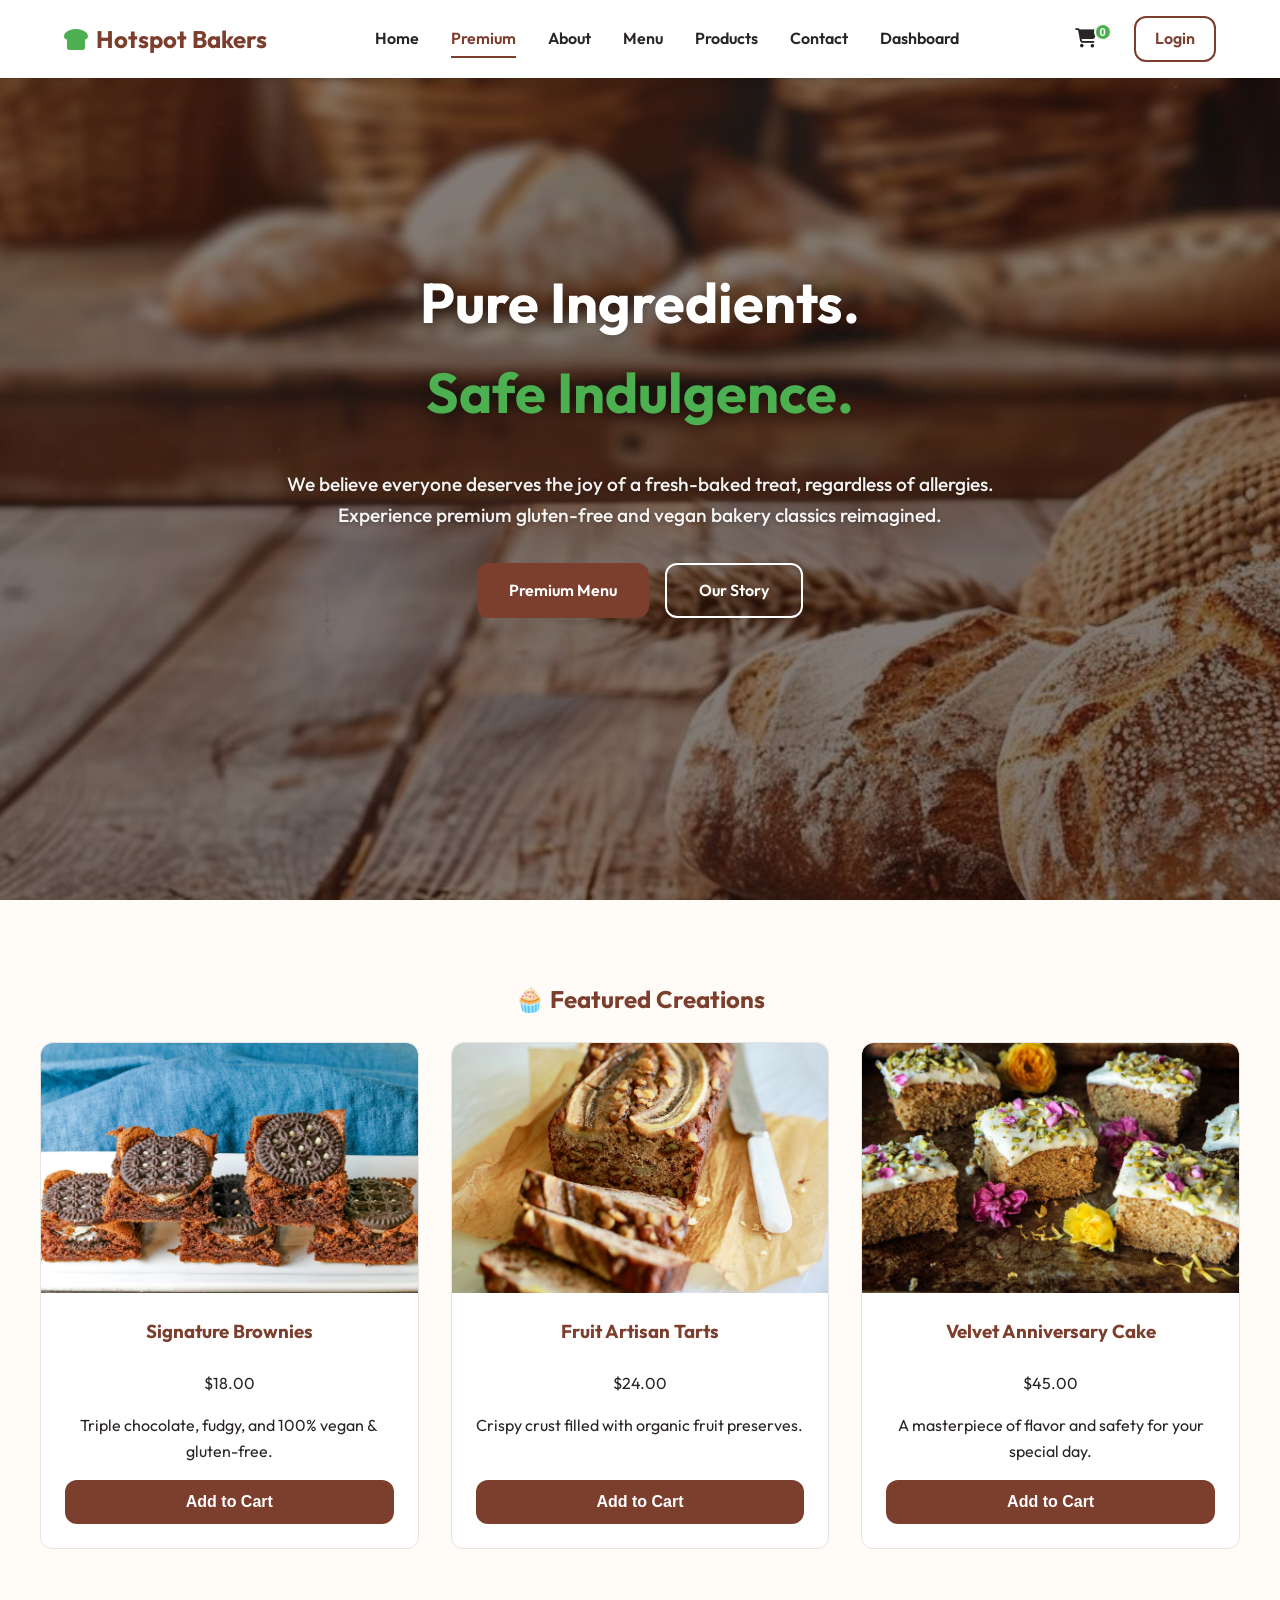
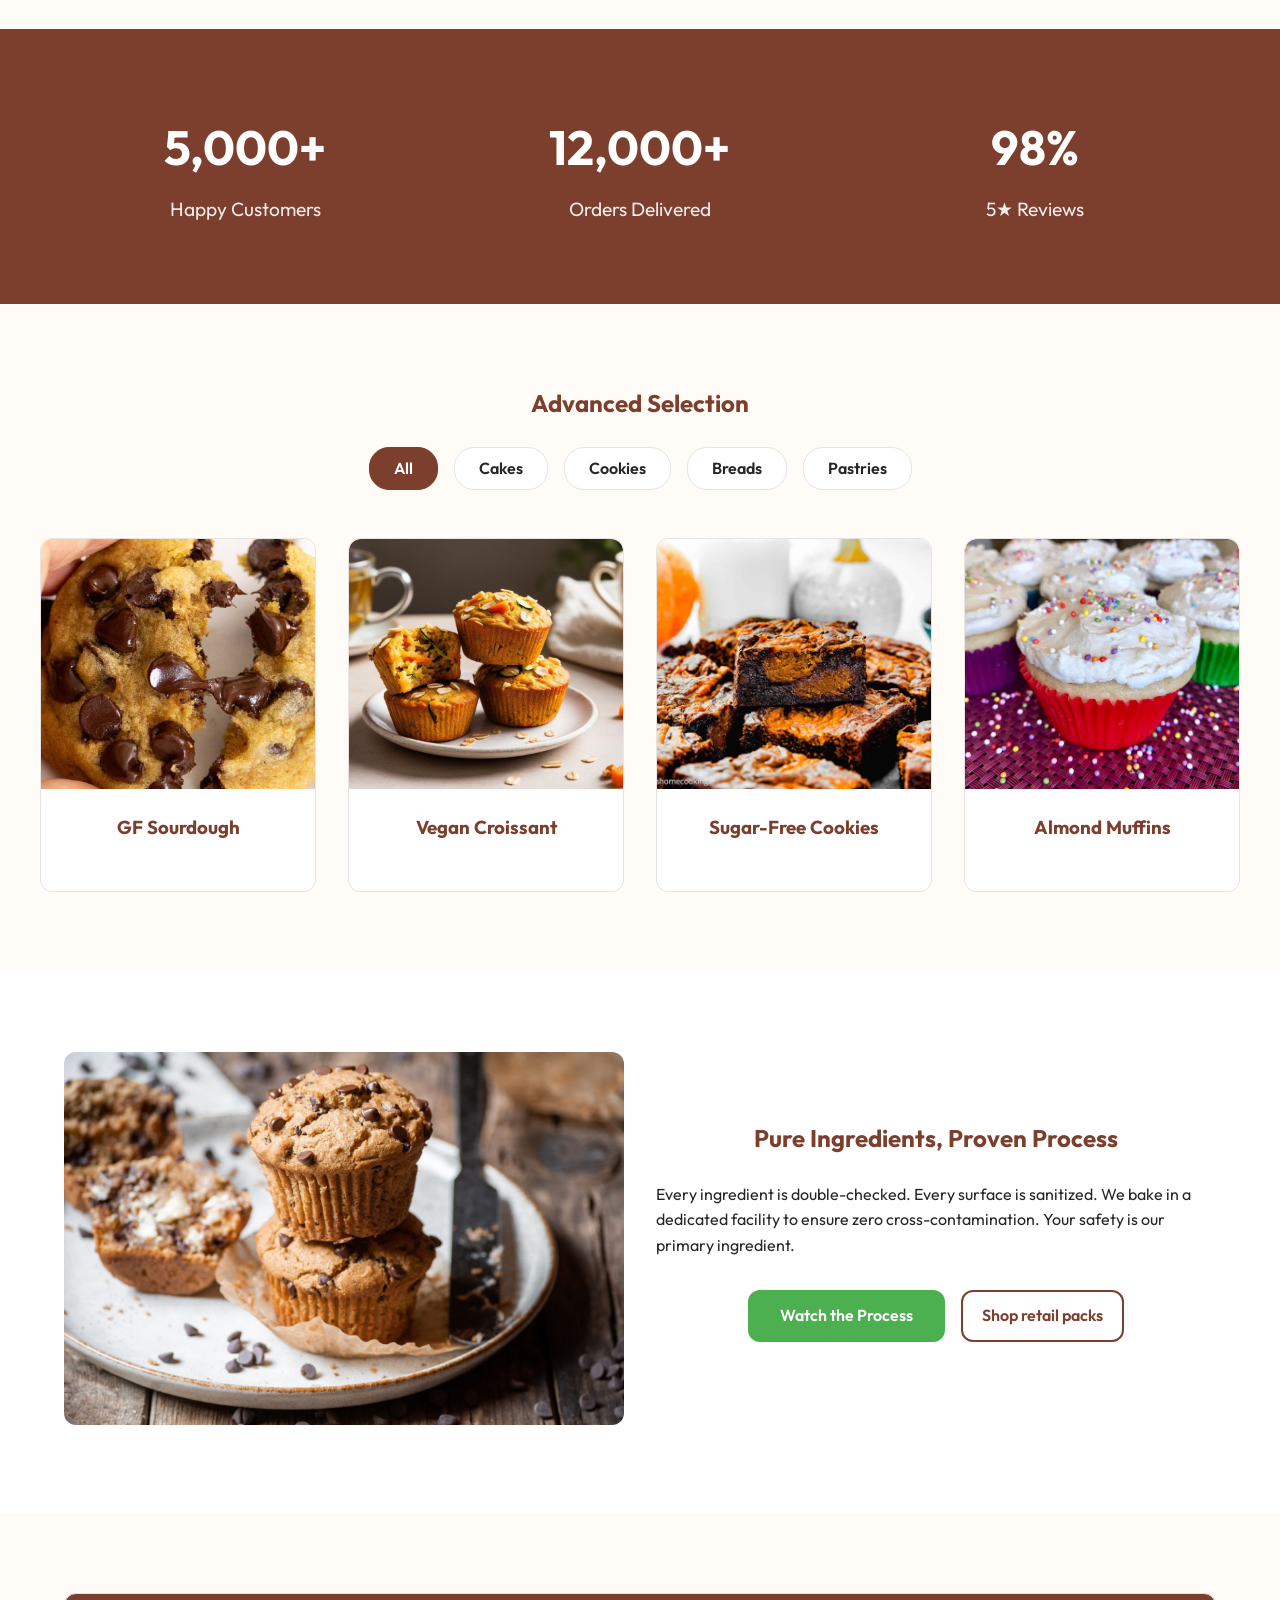
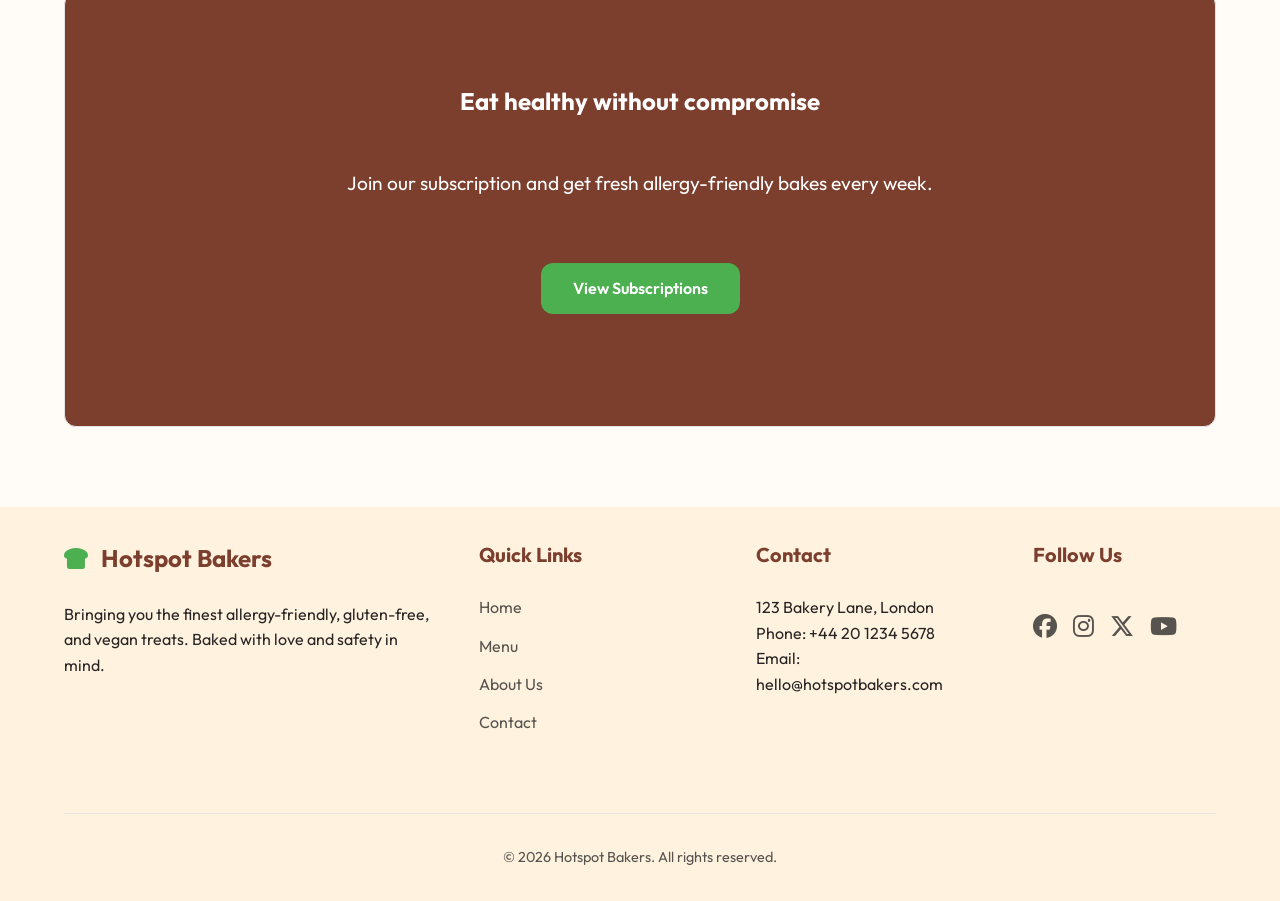
<file: home-premium.html>
﻿<!DOCTYPE html>
<html lang="en">

<head>
    <meta charset="UTF-8">
    <meta name="viewport" content="width=device-width, initial-scale=1.0">
    <title>Hotspot Bakers Premium | Elevated Healthy Baking</title>
    <link rel="icon" type="image/png" href="img/favicon.png">
    <link rel="stylesheet" href="css/style.css">
    <link rel="stylesheet" href="https://cdnjs.cloudflare.com/ajax/libs/font-awesome/6.5.1/css/all.min.css">
    <link href="https://fonts.googleapis.com/css2?family=Outfit:wght@300;400;600;700&display=swap" rel="stylesheet">
    <style>
        .hero-split {
            display: flex;
            min-height: 100vh;
            align-items: center;
            justify-content: center;
            background: linear-gradient(rgba(27, 14, 10, 0.55), rgba(27, 14, 10, 0.55)), url('img/home 2 page header image.png') center/cover;
            overflow: hidden;
            position: relative;
            text-align: center;
        }

        .hero-split-text {
            max-width: 800px;
            padding: 5rem 2rem;
            animation: fadeInUp 1s ease;
            z-index: 2;
        }

        .stats-section {
            background-color: var(--primary);
            color: white;
            padding: 5rem 0;
            text-align: center;
        }

        .stats-grid {
            display: grid;
            grid-template-columns: repeat(3, 1fr);
            gap: 2rem;
        }

        .stat-item h2 {
            color: white;
            margin-bottom: 0.5rem;
            font-size: 3rem;
        }

        .stat-item p {
            font-size: 1.2rem;
            opacity: 0.9;
        }

        .category-filter {
            display: flex;
            justify-content: center;
            gap: 1rem;
            margin-bottom: 3rem;
        }

        .category-btn {
            padding: 0.5rem 1.5rem;
            border: 1px solid var(--border);
            border-radius: 20px;
            cursor: pointer;
            transition: all 0.3s;
            background: var(--bg-card);
            color: var(--text-main);
            display: inline-block;
            text-decoration: none;
            font-weight: 600;
        }

        .category-btn.active {
            background: var(--primary);
            color: white;
            border-color: var(--primary);
        }

        .category-btn:hover:not(.active) {
            background-color: var(--accent);
            border-color: var(--primary);
            color: var(--primary);
            transform: translateY(-2px);
            box-shadow: 0 4px 12px rgba(124, 62, 45, 0.12);
        }

        @keyframes fadeInUp {
            from {
                opacity: 0;
                transform: translateY(30px);
            }

            to {
                opacity: 1;
                transform: translateY(0);
            }
        }

        .btn-hero-outline {
            border: 2px solid #ffffff !important;
            color: #ffffff !important;
            background: transparent !important;
        }

        .btn-hero-outline:hover {
            border-color: var(--primary) !important;
            background: var(--primary) !important;
            color: #ffffff !important;
        }

.card-img-top {
            width: 100%;
            height: 250px;
            object-fit: cover;
            border-radius: 0;
            margin: 0 !important;
        }

        .image-card {
            padding: 0 !important;
            overflow: hidden;
        }

        .image-card .card-body {
            padding: 1.5rem;
        }

        @media (min-width: 768px) and (max-width: 1024px) {
            #featured-creations-grid {
                grid-template-columns: repeat(2, 1fr) !important;
                justify-content: center !important;
                margin-bottom: 3rem !important;
            }

            #featured-creations-grid > .card:last-child:nth-child(odd) {
                grid-column: 1 / -1 !important;
                max-width: calc(50% - 0.75rem) !important;
                margin: 0 auto !important;
                justify-self: center !important;
            }

            #advanced-selection-grid {
                grid-template-columns: repeat(2, 1fr) !important;
            }
        }

        @media (max-width: 992px) {
            .hero-split {
                background: linear-gradient(rgba(27, 14, 10, 0.65), rgba(27, 14, 10, 0.65)), url('img/home 2 page header image.png') center/cover;
            }

            .hero-split-text {
                padding: 3rem 1.5rem;
                text-align: center;
                margin: 0 auto;
            }
        }

        @media (max-width: 480px) {
            .hero-split-text h1 {
                font-size: 2.2rem !important;
            }

            .card[style*="padding: 4rem"] {
                padding: 3rem 1rem !important;
            }

            .btn-lg {
                width: 100% !important;
                max-width: 100% !important;
                font-size: 1rem !important;
                padding: 1rem !important;
                white-space: nowrap;
            }
        }
    </style>
</head>

<body>

    <header class="header">
        <div class="container nav-container">
            <div class="mobile-nav-container">
                <a href="index.html" class="logo"><i class="fas fa-bread-slice"></i> Hotspot Bakers</a>
                <button class="navbar-toggler" type="button" id="mobileMenuToggle" title="Open menu">
                    <i class="fas fa-bars"></i>
                </button>
            </div>

            <nav>
                <ul class="nav-links" id="nav-menu">
                    <li><a href="index.html">Home</a></li>
                    <li><a href="home-premium.html">Premium</a></li>
                    <li><a href="about.html">About</a></li>
                    <li><a href="menu.html">Menu</a></li>
                    <li><a href="products.html">Products</a></li>
                    <li><a href="contact.html">Contact</a></li>
                    <li><a href="dashboard.html">Dashboard</a></li>
                </ul>
            </nav>

            <div class="nav-actions">
                <button type="button" class="toggle-btn cart-btn" title="View Cart">
                    <i class="fas fa-shopping-cart"></i>
                    <span class="cart-badge" id="cart-count">0</span>
                </button>
                <a href="login.html" class="btn btn-outline">Login</a>
            </div>
        </div>

        <!-- Mobile Menu Overlay -->
        <div class="mobile-menu-overlay" id="mobileMenuOverlay">
            <div class="mobile-menu-header">
                <h3>Menu</h3>
                <button type="button" class="mobile-menu-close" id="mobileMenuClose" title="Close menu">
                    <i class="fas fa-times"></i>
                </button>
            </div>

            <ul class="mobile-menu-nav">
                <li><a href="index.html">Home</a></li>
                <li><a href="home-premium.html">Premium</a></li>
                <li><a href="about.html">About</a></li>
                <li><a href="menu.html">Menu</a></li>
                <li><a href="products.html">Products</a></li>
                <li><a href="contact.html">Contact</a></li>
                <li><a href="dashboard.html">Dashboard</a></li>
            </ul>

            <div class="mobile-menu-actions">
                <a href="cart.html" class="btn btn-primary">Cart</a>
                <a href="login.html" class="btn btn-outline">Login</a>
            </div>
        </div>

        <!-- Mobile Menu Backdrop -->
        <div class="mobile-menu-backdrop" id="mobileMenuBackdrop"></div>
    </header>

    <main>
        <section class="hero-split">
            <div class="hero-split-text">
                <h1 style="font-size: 3.5rem; color: #ffffff; text-shadow: 0 4px 15px rgba(0,0,0,0.4);">Pure
                    Ingredients.<br><span style="color: var(--secondary); text-shadow: 0 2px 10px rgba(0,0,0,0.2);">Safe
                        Indulgence.</span></h1>
                <p
                    style="font-size: 1.2rem; margin: 2rem 0; color: rgba(255, 255, 255, 0.95); font-weight: 500; text-shadow: 0 1px 5px rgba(0,0,0,0.3);">
                    We believe everyone deserves the
                    joy of a fresh-baked treat, regardless of allergies. Experience premium gluten-free and vegan bakery
                    classics reimagined.</p>
                <div class="btn-wrapper">
                    <a href="menu.html" class="btn btn-primary">Premium Menu</a>
                    <a href="about.html" class="btn btn-hero-outline">Our Story</a>
                </div>
            </div>
        </section>

        <section class="container section">
            <h2>🧁 Featured Creations</h2>
            <div class="grid grid-3" id="featured-creations-grid">
                <div class="card image-card reveal">
                    <img src="img/WhatsApp Image 2026-04-10 at 3.21.31 PM.jpeg" alt="Signature Brownies"
                        class="card-img-top">
                    <div class="card-body">
                        <h3>Signature Brownies</h3>
                        <div class="price" style="margin-bottom: 1rem;">$18.00</div>
                        <p>Triple chocolate, fudgy, and 100% vegan & gluten-free.</p>
                        <button class="btn btn-primary" style="width: 100%;">Add to Cart</button>
                    </div>
                </div>
                <div class="card image-card reveal">
                    <img src="img/WhatsApp Image 2026-04-10 at 3.21.28 PM.jpeg" alt="Artisan Tart" class="card-img-top">
                    <div class="card-body">
                        <h3>Fruit Artisan Tarts</h3>
                        <div class="price" style="margin-bottom: 1rem;">$24.00</div>
                        <p>Crispy crust filled with organic fruit preserves.</p>
                        <button class="btn btn-primary" style="width: 100%;">Add to Cart</button>
                    </div>
                </div>
                <div class="card image-card reveal">
                    <img src="img/WhatsApp Image 2026-04-10 at 3.21.29 PM.jpeg" alt="Custom Cake" class="card-img-top">
                    <div class="card-body">
                        <h3>Velvet Anniversary Cake</h3>
                        <div class="price" style="margin-bottom: 1rem;">$45.00</div>
                        <p>A masterpiece of flavor and safety for your special day.</p>
                        <button class="btn btn-primary" style="width: 100%;">Add to Cart</button>
                    </div>
                </div>
            </div>
        </section>

        <section class="stats-section">
            <div class="container stats-grid">
                <div class="stat-item reveal">
                    <h2>5,000+</h2>
                    <p>Happy Customers</p>
                </div>
                <div class="stat-item reveal">
                    <h2>12,000+</h2>
                    <p>Orders Delivered</p>
                </div>
                <div class="stat-item reveal">
                    <h2>98%</h2>
                    <p>5★ Reviews</p>
                </div>
            </div>
        </section>

        <section class="container section">
            <h2>Advanced Selection</h2>
            <div class="category-filter">
                <a href="products.html?category=all" class="category-btn active">All</a>
                <a href="products.html?category=cakes" class="category-btn">Cakes</a>
                <a href="products.html?category=cookies" class="category-btn">Cookies</a>
                <a href="products.html?category=breads" class="category-btn">Breads</a>
                <a href="products.html?category=pastries" class="category-btn">Pastries</a>
            </div>
            <div class="grid grid-4" id="advanced-selection-grid">
                <!-- Mock Grid Items -->
                <div class="card image-card reveal">
                    <img src="img/WhatsApp Image 2026-04-10 at 3.21.20 PM.jpeg" class="card-img-top">
                    <div class="card-body">
                        <h3>GF Sourdough</h3>
                    </div>
                </div>
                <div class="card image-card reveal">
                    <img src="img/WhatsApp Image 2026-04-10 at 3.21.21 PM.jpeg" class="card-img-top">
                    <div class="card-body">
                        <h3>Vegan Croissant</h3>
                    </div>
                </div>
                <div class="card image-card reveal">
                    <img src="img/WhatsApp Image 2026-04-10 at 3.21.22 PM.jpeg" class="card-img-top">
                    <div class="card-body">
                        <h3>Sugar-Free Cookies</h3>
                    </div>
                </div>
                <div class="card image-card reveal">
                    <img src="img/WhatsApp Image 2026-04-10 at 3.21.23 PM.jpeg" class="card-img-top">
                    <div class="card-body">
                        <h3>Almond Muffins</h3>
                    </div>
                </div>
            </div>
        </section>

        <section class="section" style="background: var(--bg-card);">
            <div class="container">
                <div class="grid grid-2 img-text-row" style="align-items: center;">
                    <div class="reveal img-col">
                        <img src="img/WhatsApp Image 2026-04-10 at 3.22.21 PM.jpeg"
                            style="width: 100%; border-radius: var(--radius);">
                    </div>
                    <div class="reveal text-col">
                        <h2>Pure Ingredients, Proven Process</h2>
                        <p style="margin-bottom: 2rem;">Every ingredient is double-checked. Every surface is sanitized.
                            We bake in a dedicated facility to ensure zero cross-contamination. Your safety is our
                            primary ingredient.</p>
                        <div class="btn-wrapper">
                            <a href="about.html" class="btn btn-secondary">Watch the Process</a>
                            <a href="products.html" class="btn btn-outline">Shop retail packs</a>
                        </div>
                    </div>
                </div>
            </div>
        </section>

        <section class="section">
            <div class="container" style="text-align: center;">
                <div class="card reveal" style="background: var(--primary); color: white; padding: 4rem;">
                    <div class="card-body">
                        <h2 style="color: white;">Eat healthy without compromise</h2>
                        <p style="margin: 1.5rem 0 2.5rem; font-size: 1.2rem;">Join our subscription and get fresh
                            allergy-friendly bakes every week.</p>
                        <div class="btn-wrapper">
                            <a href="plans.html" class="btn btn-secondary btn-lg">View Subscriptions</a>
                        </div>
                    </div>
                </div>
            </div>
        </section>
    </main>



    <footer class="footer">
        <div class="container">
            <div class="footer-grid">
                <div class="footer-col footer-col-brand">
                    <a href="index.html" class="footer-logo">
                        <i class="fas fa-bread-slice"></i> Hotspot Bakers
                    </a>
                    <p>Bringing you the finest allergy-friendly, gluten-free, and vegan treats. Baked with love and
                        safety in mind.</p>
                </div>
                <div class="footer-col">
                    <h4>Quick Links</h4>
                    <ul class="footer-links">
                        <li><a href="index.html">Home</a></li>
                        <li><a href="menu.html">Menu</a></li>
                        <li><a href="about.html">About Us</a></li>
                        <li><a href="contact.html">Contact</a></li>
                    </ul>
                </div>

                <div class="footer-col">
                    <h4>Contact</h4>
                    <p>123 Bakery Lane, London<br>Phone: +44 20 1234 5678<br>Email: hello@hotspotbakers.com</p>
                </div>
                <div class="footer-col footer-follow-block">
                    <h4>Follow Us</h4>
                    <div class="footer-social">
                        <a href="#" title="Facebook"><i class="fab fa-facebook"></i></a>
                        <a href="#" title="Instagram"><i class="fab fa-instagram"></i></a>
                        <a href="#" title="X (Twitter)"><i class="fa-brands fa-x-twitter"></i></a>
                        <a href="#" title="YouTube"><i class="fab fa-youtube"></i></a>
                    </div>
                </div>
            </div>
            <div class="footer-bottom">
                &copy; 2026 Hotspot Bakers. All rights reserved.
            </div>
        </div>
    </footer>

    <script src="js/main.js"></script>
</body>

</html>
</file>
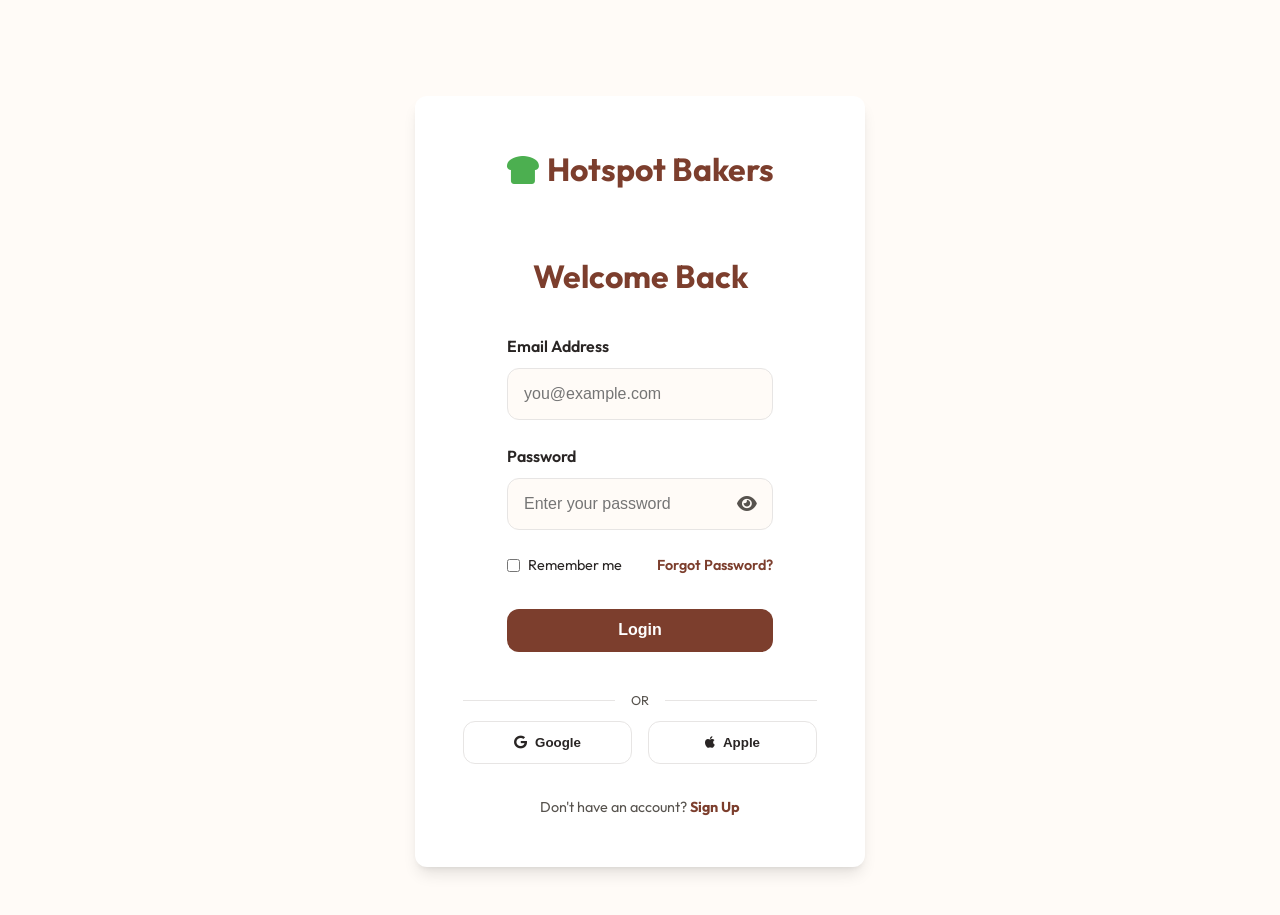
<file: login.html>
﻿<!DOCTYPE html>
<html lang="en">

<head>
    <meta charset="UTF-8">
    <meta name="viewport" content="width=device-width, initial-scale=1.0">
    <title>Login | Hotspot Bakers</title>
    <link rel="icon" type="image/png" href="img/favicon.png">
    <link rel="stylesheet" href="css/style.css">
    <link rel="stylesheet" href="https://cdnjs.cloudflare.com/ajax/libs/font-awesome/6.4.0/css/all.min.css">
    <link href="https://fonts.googleapis.com/css2?family=Outfit:wght@300;400;600;700&display=swap" rel="stylesheet">
    <style>
        .auth-main {
            flex: 1;
            display: flex;
            align-items: center;
            justify-content: center;
            padding: 6rem 1rem 3rem;
        }

        .auth-card {
            width: 100%;
            max-width: 450px;
            background: var(--bg-card);
            padding: 3rem;
            border-radius: var(--radius);
            box-shadow: var(--shadow-lg);
            text-align: center;
        }

        .form-group {
            text-align: left;
            margin-bottom: 1.5rem;
            position: relative;
        }

        .form-group label {
            display: block;
            margin-bottom: 0.5rem;
            font-weight: 600;
        }

        .form-group input {
            width: 100%;
            padding: 0.8rem 1rem;
            border-radius: var(--radius);
            border: 1px solid var(--border);
            background: var(--bg-main);
            color: var(--text-main);
            font-size: 1rem;
            height: 52px;
            /* Set fixed height for consistency */
        }

        .form-group-input {
            position: relative;
            display: flex;
            align-items: center;
            width: 100%;
        }

        .password-toggle {
            position: absolute;
            right: 1rem;
            cursor: pointer;
            color: var(--text-muted);
            font-size: 1.1rem;
            transition: color 0.3s ease;
            display: flex;
            align-items: center;
            justify-content: center;
            height: 100%;
            z-index: 2;
        }

        .password-toggle:hover {
            color: var(--primary);
        }

        .social-login {
            display: flex;
            gap: 1rem;
            margin-top: 1.25rem;
            justify-content: center;
            flex-wrap: wrap;
        }

        .btn-wrapper {
            margin-bottom: 0.5rem !important;
        }

        .social-btn {
            flex: 1;
            min-width: 120px;
            padding: 0.8rem;
            border: 1px solid var(--border);
            border-radius: var(--radius);
            background: var(--bg-card);
            cursor: pointer;
            display: flex;
            align-items: center;
            justify-content: center;
            gap: 0.5rem;
            font-weight: 600;
            color: var(--text-main);
        }

        .auth-footer {
            margin-top: 2rem;
            font-size: 0.9rem;
            color: var(--text-muted);
        }

        .auth-footer a {
            color: var(--primary);
            text-decoration: none;
            font-weight: 700;
        }

        .form-group-input input {
            padding-right: 3rem !important;
            /* Space for eye icon */
        }

        body.auth-page-standalone {
            margin: 0;
            min-height: 100vh;
            background: var(--bg-main);
            padding-top: 0 !important;
        }

        /* Mobile & Tablet Specific Optimization (Up to 1024px) */
        @media (max-width: 1024px) {
            .auth-card,
            .auth-card * {
                text-align: left !important;
            }

            .auth-card .card-body h1 {
                text-align: center !important;
                font-size: 1.75rem !important;
                margin-bottom: 1.5rem !important;
                margin-left: 0;
            }

            .auth-card .logo {
                justify-content: center !important;
                font-size: 1.75rem !important;
                margin-bottom: 1.5rem !important;
            }

            .auth-footer {
                text-align: center !important;
            }

            .social-login {
                justify-content: center !important;
            }
        }

        @media (max-width: 480px) {
            .auth-main {
                padding: 4rem 0.75rem 2rem;
            }

            .auth-card {
                padding: 2rem 1.25rem;
                box-shadow: none;
                /* Cleaner on small screens */
                border: none;
            }

            .form-group label {
                font-size: 0.9rem;
            }

            .social-login {
                flex-direction: column;
                gap: 0.75rem;
            }

            .social-btn {
                width: 100%;
            }

            .password-toggle {
                right: 0.75rem;
            }

            .remember-forgot-row {
                display: flex !important;
                flex-direction: row !important;
                align-items: center !important;
                justify-content: space-between !important;
                gap: 0.25rem !important;
                flex-wrap: nowrap !important;
                margin-top: 1rem;
                width: 100%;
            }
            
            .remember-forgot-row label {
                margin-bottom: 0 !important;
                display: flex !important;
                align-items: center !important;
                gap: 0.4rem !important;
                font-size: 0.8rem !important;
                white-space: nowrap !important;
                cursor: pointer;
            }

            .remember-forgot-row a {
                font-size: 0.8rem !important;
                white-space: nowrap !important;
                margin-left: auto;
            }

            .card-body {
                padding: 1.5rem 0 !important;
            }
        }
    </style>
</head>

<body class="auth-page-standalone">

    <main class="auth-main">
        <div class="auth-card">
            <a href="index.html" class="logo"
                style="justify-content: center; margin-bottom: 2rem; font-size: 2rem; display: inline-flex; width: 100%;"><i
                    class="fas fa-bread-slice"></i> Hotspot Bakers</a>
            <div class="card-body">
                <h1 style="margin-bottom: 2rem; font-size: 2rem;">Welcome Back</h1>

                <form action="#" method="post">
                    <div class="form-group">
                        <label for="login_email">Email Address</label>
                        <input type="email" id="login_email" name="email" placeholder="you@example.com"
                            autocomplete="username">
                    </div>
                    <div class="form-group">
                        <label for="login_password">Password</label>
                        <div class="form-group-input">
                            <input type="password" id="login_password" name="password" placeholder="Enter your password"
                                autocomplete="current-password">
                            <i class="fas fa-eye password-toggle" title="Show password"></i>
                        </div>
                    </div>

                    <div class="remember-forgot-row">
                        <label>
                            <input type="checkbox" name="remember"> Remember me
                        </label>
                        <a href="#" style="color: var(--primary); text-decoration: none; font-weight: 600;">Forgot
                            Password?</a>
                    </div>

                    <div class="btn-wrapper">
                        <button type="submit" class="btn btn-primary" style="width: 100%;">Login</button>
                    </div>
                </form>
            </div>

            <div style="margin-top: 1rem; position: relative;">
                <hr style="border: 0; border-top: 1px solid var(--border);">
                <span
                    style="position: absolute; top: -10px; left: 50%; transform: translateX(-50%); background: var(--bg-card); padding: 0 1rem; color: var(--text-muted); font-size: 0.8rem;">OR</span>
            </div>

            <div class="social-login">
                <button type="button" class="social-btn" title="Login with Google"><i class="fab fa-google"></i>
                    Google</button>
                <button type="button" class="social-btn" title="Login with Apple"><i class="fab fa-apple"></i>
                    Apple</button>
            </div>

            <div class="auth-footer">
                Don't have an account? <a href="register.html">Sign Up</a>
            </div>
        </div>
    </main>

    <script src="js/main.js"></script>
</body>

</html>
</file>
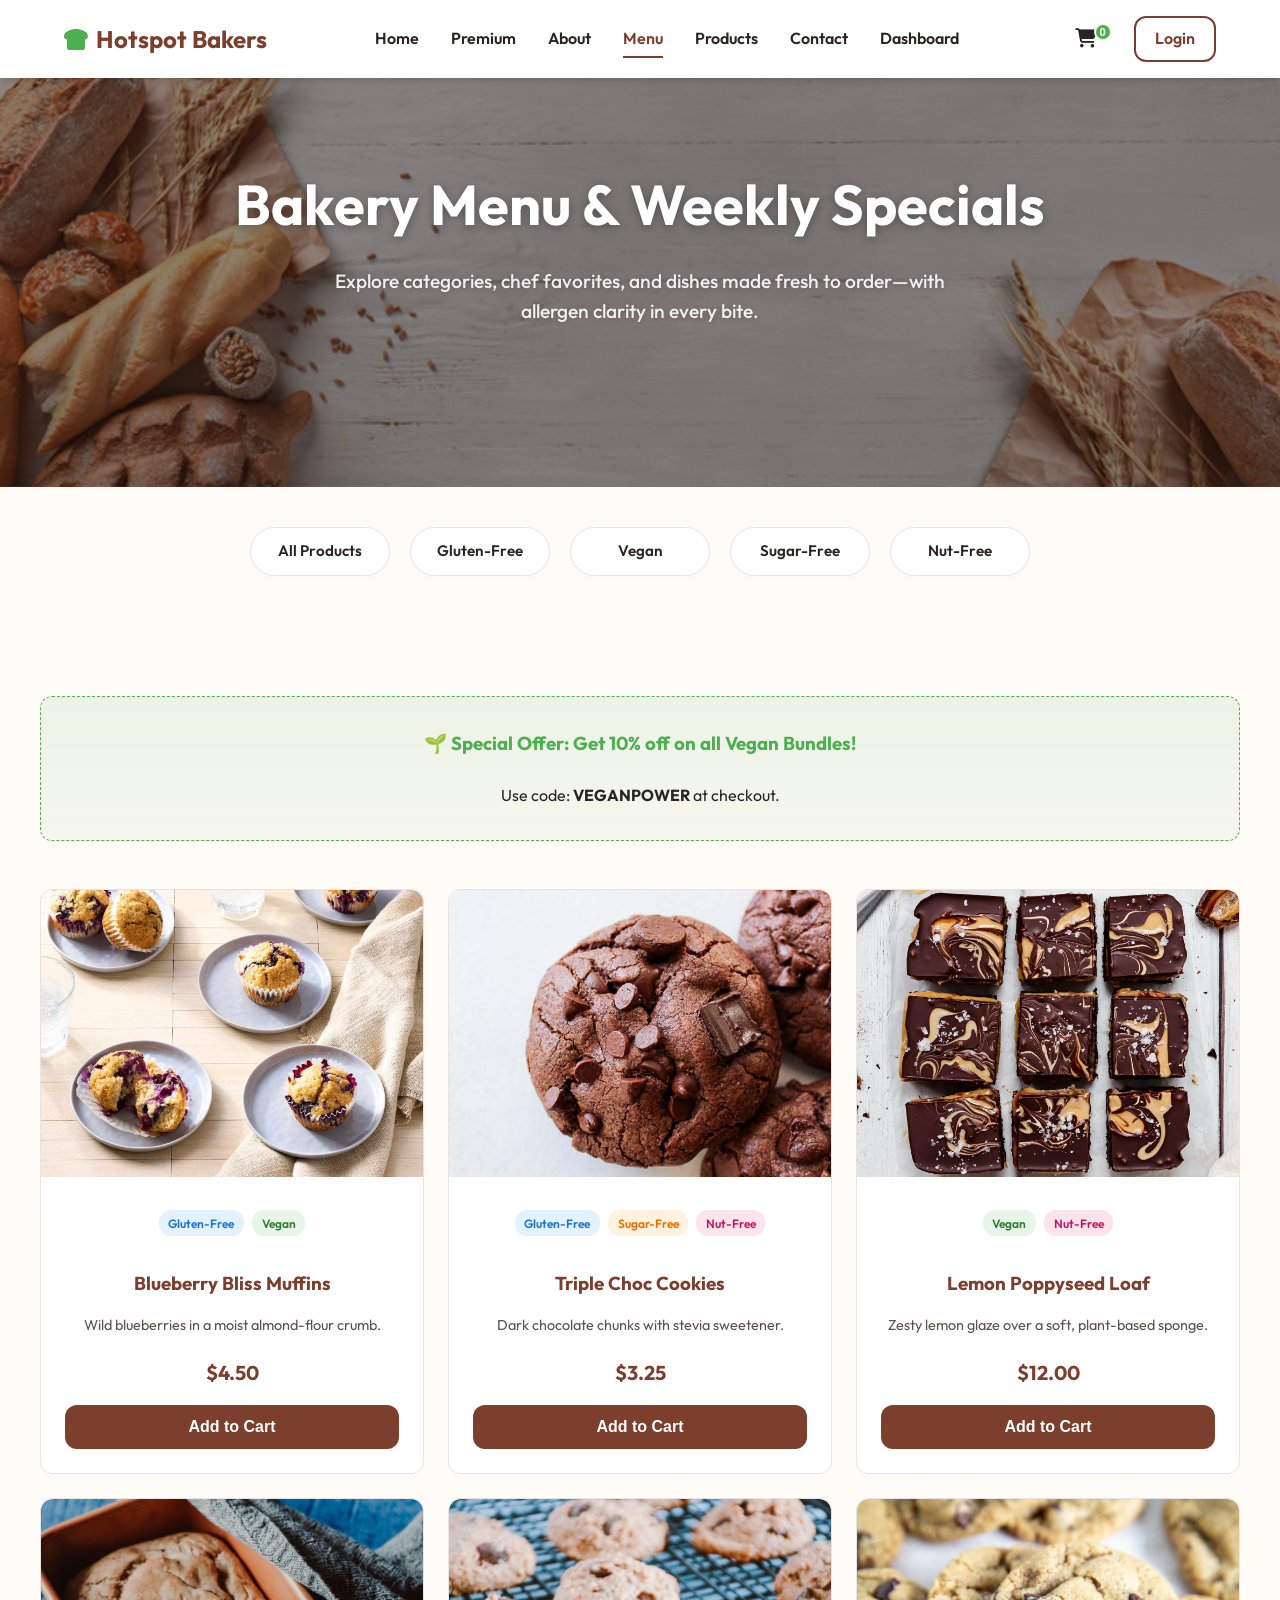
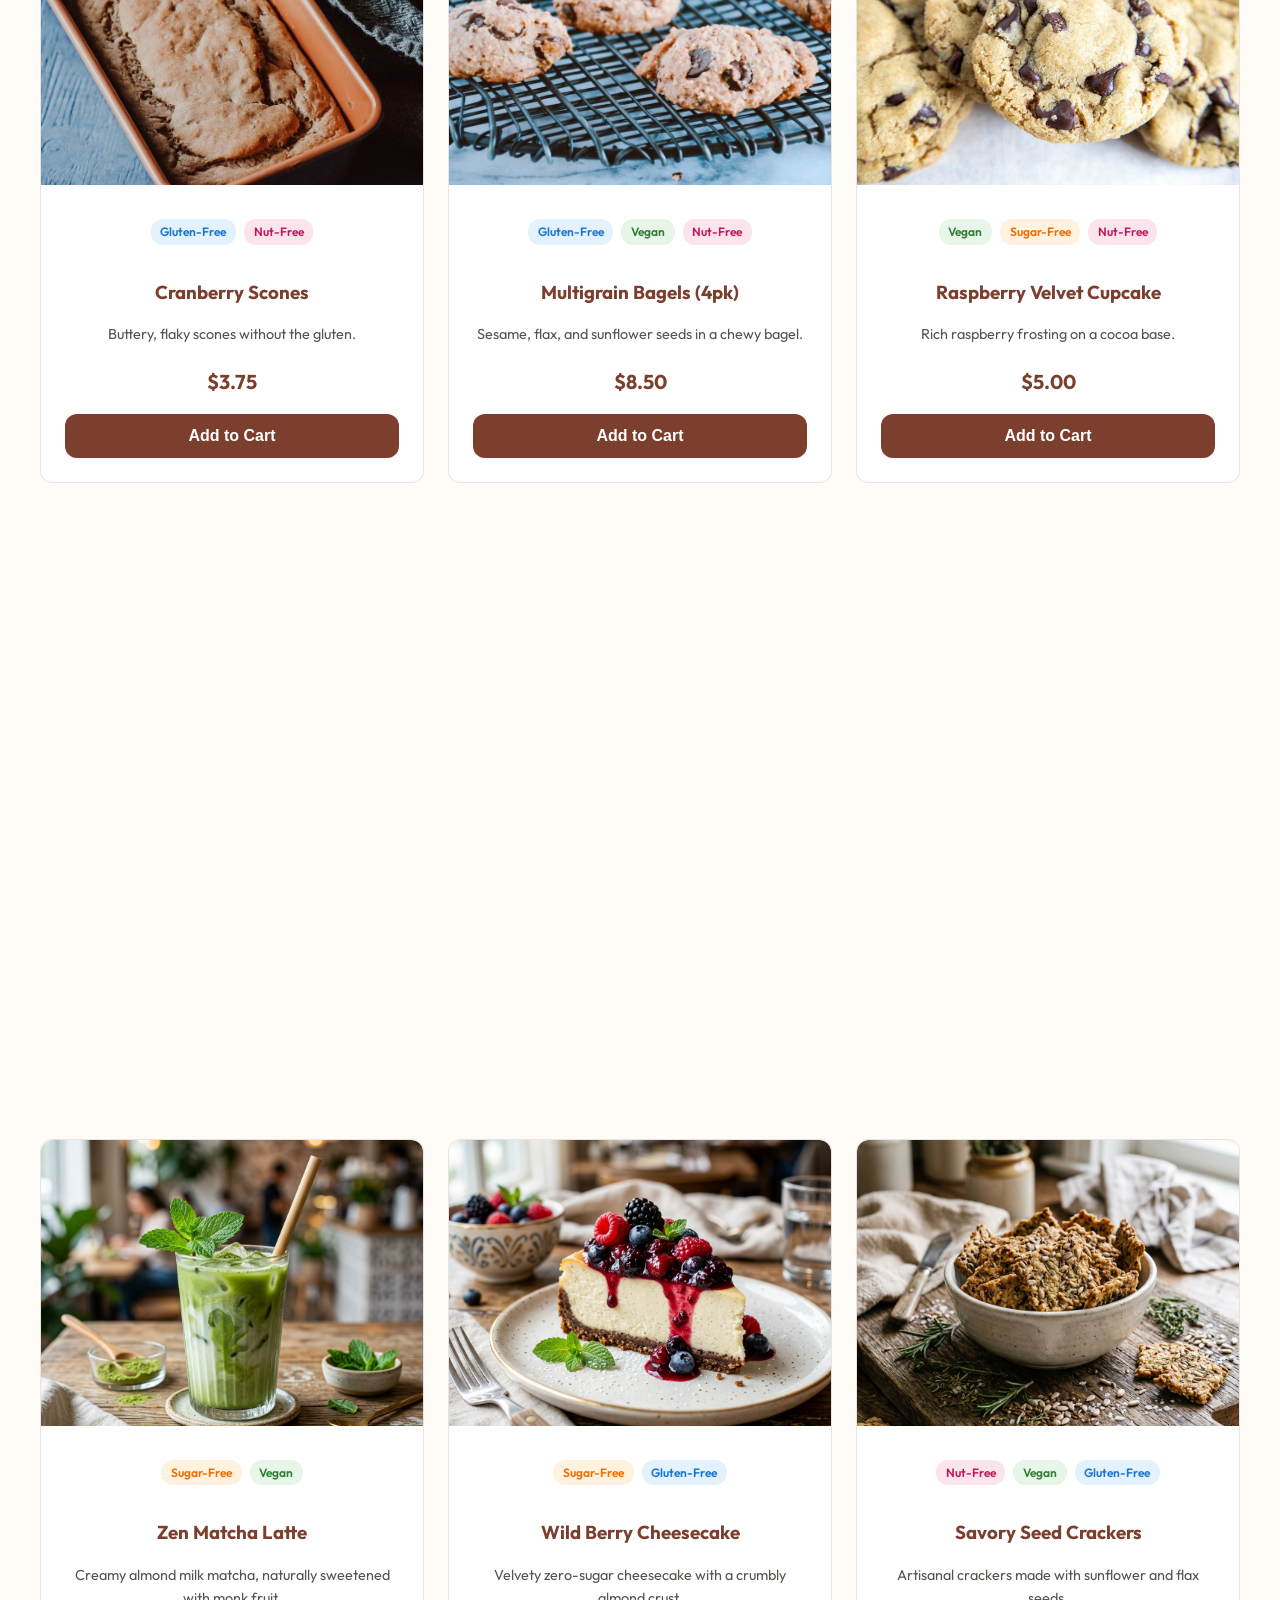
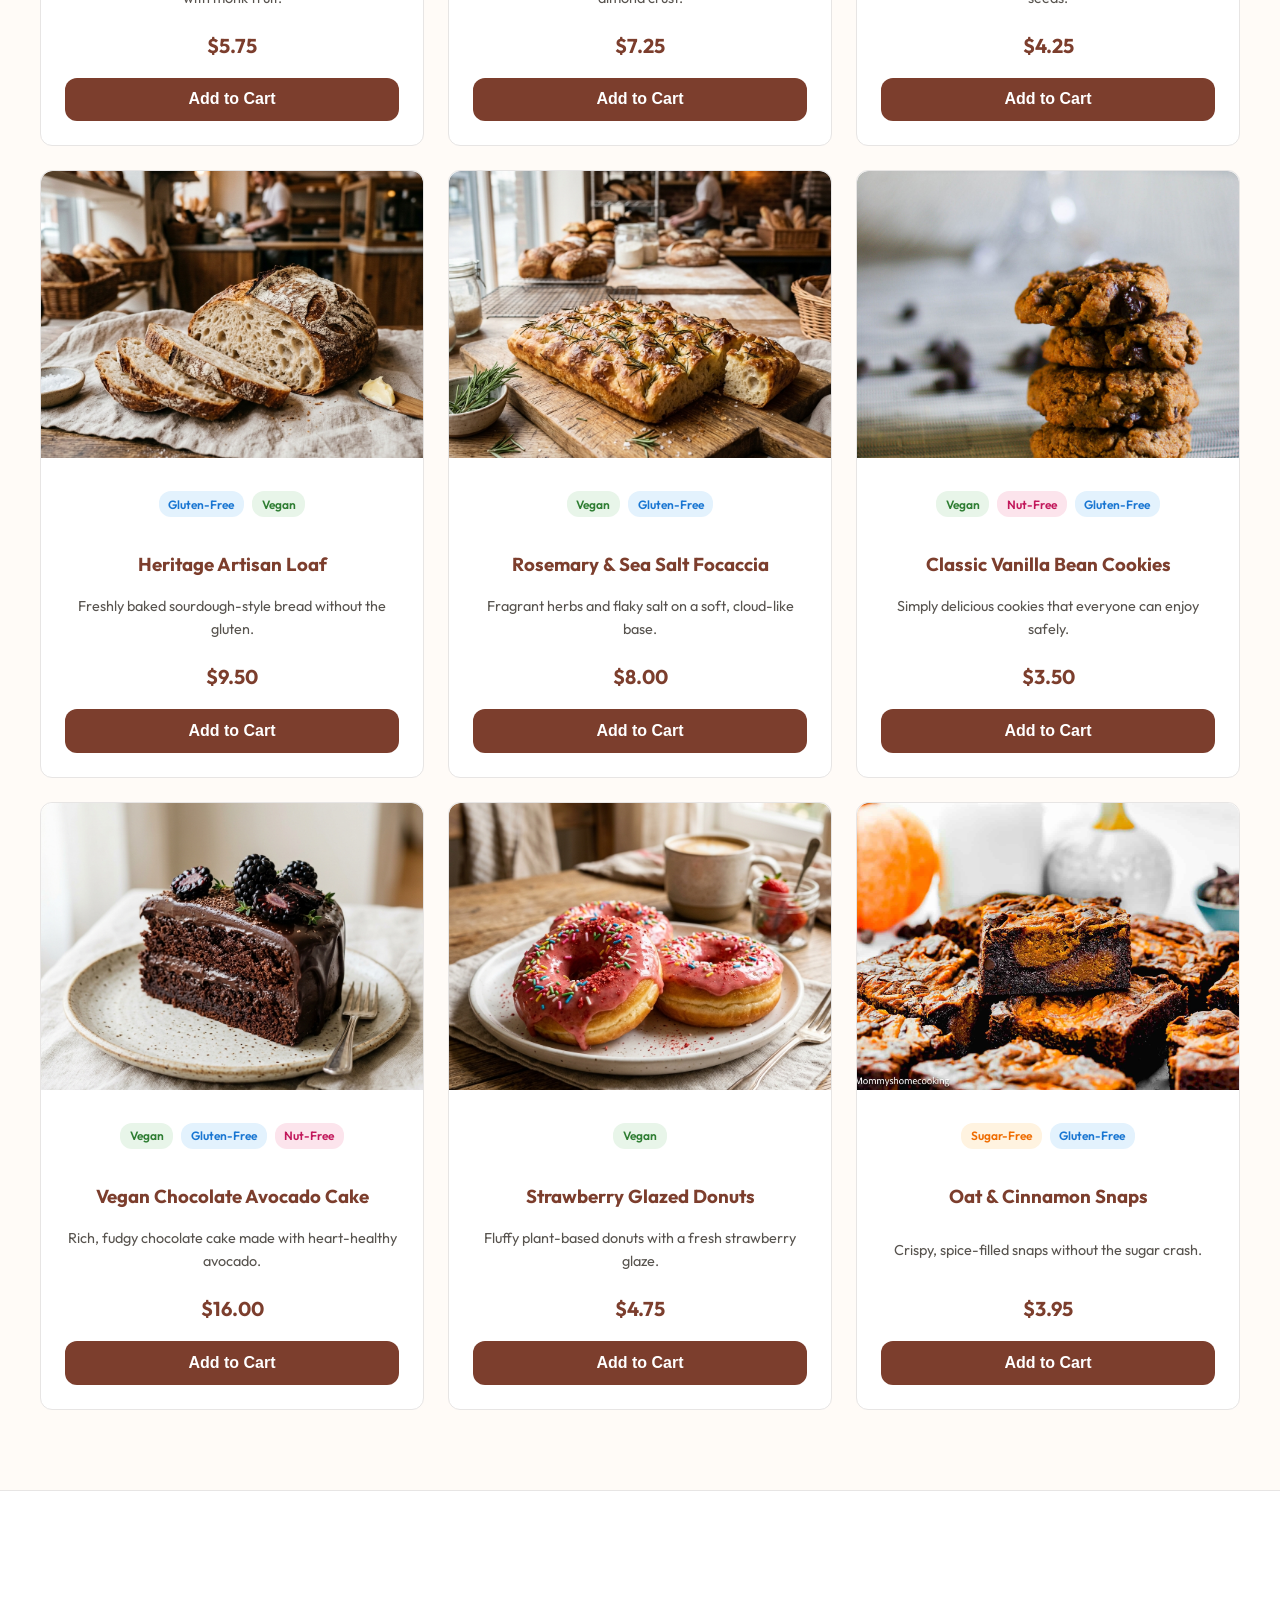
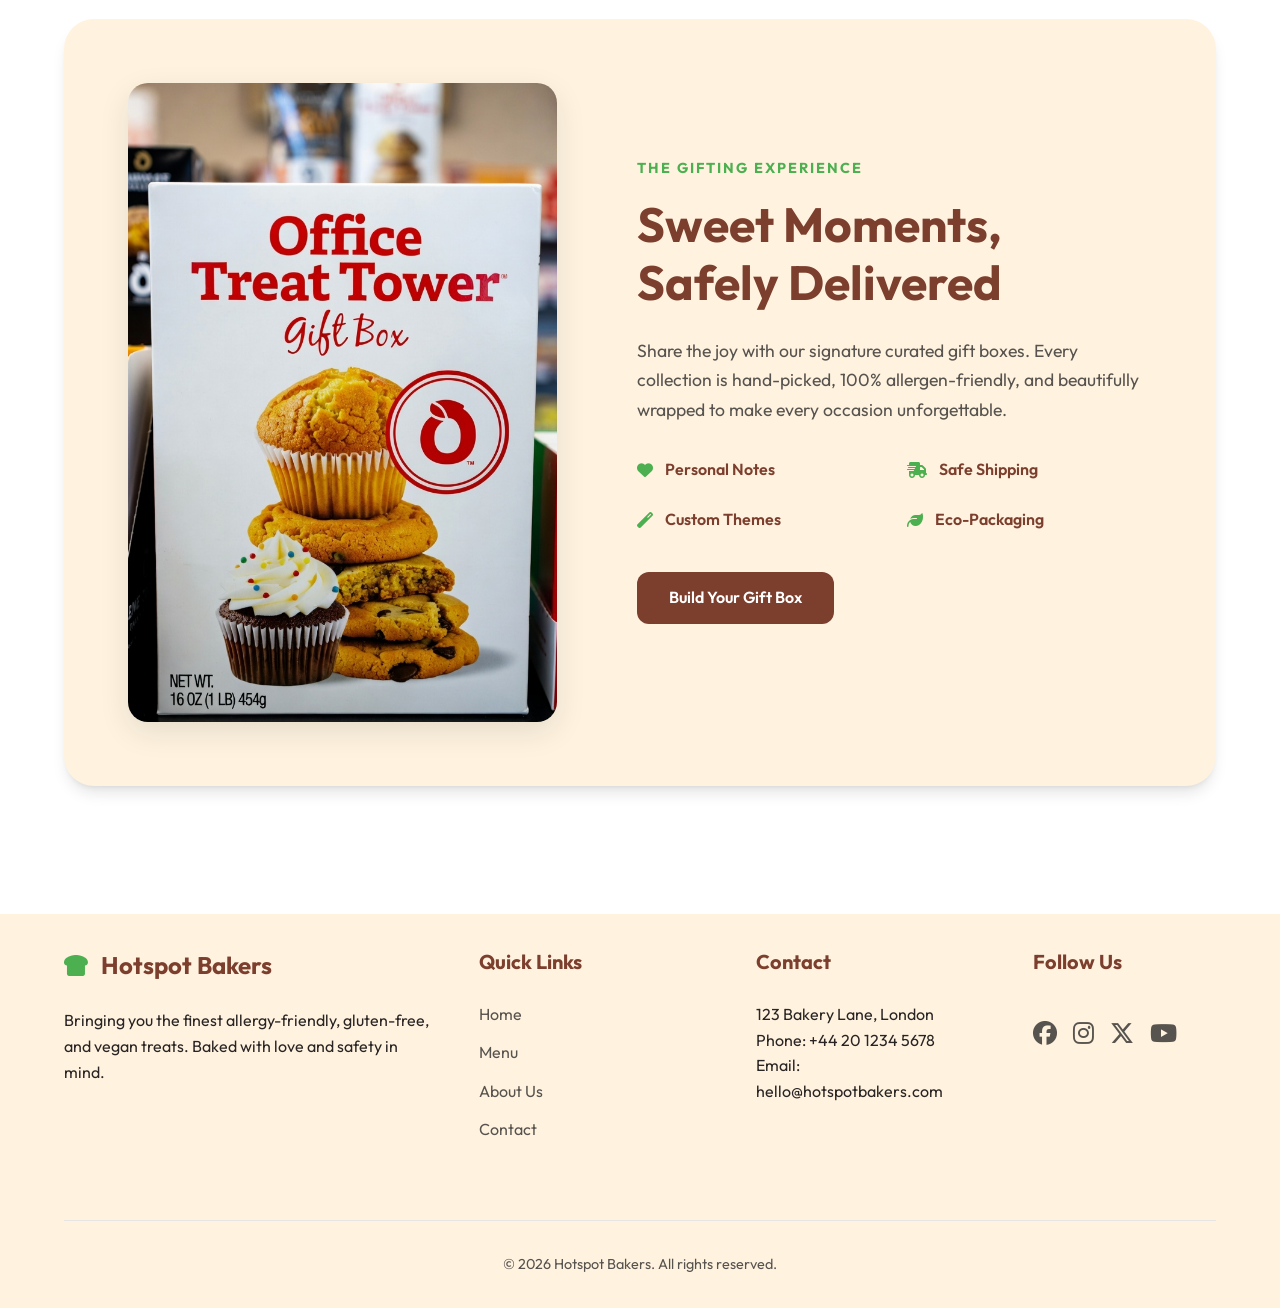
<file: menu.html>
﻿<!DOCTYPE html>
<html lang="en">

<head>
    <meta charset="UTF-8">
    <meta name="viewport" content="width=device-width, initial-scale=1.0">
    <title>Menu | Hotspot Bakers - Allergy Friendly Treats</title>
    <link rel="icon" type="image/png" href="img/favicon.png">
    <link rel="stylesheet" href="css/style.css">
    <link rel="stylesheet" href="https://cdnjs.cloudflare.com/ajax/libs/font-awesome/6.5.1/css/all.min.css">
    <link href="https://fonts.googleapis.com/css2?family=Outfit:wght@300;400;600;700&display=swap" rel="stylesheet">
    <style>
        .page-header {
            padding: 10rem 0;
            background: linear-gradient(rgba(27, 14, 10, 0.5), rgba(27, 14, 10, 0.5)), url('img/menu header.png');
            background-size: cover;
            background-position: center;
            text-align: center;
            position: relative;
        }

        .page-header h1 {
            font-size: 3.5rem;
            color: #ffffff !important;
            margin-bottom: 1rem;
            font-weight: 700;
            text-shadow: 0 2px 10px rgba(0, 0, 0, 0.3);
        }

        .page-header p {
            font-size: 1.2rem;
            color: rgba(255, 255, 255, 0.9) !important;
            max-width: 650px;
            margin: 0 auto;
            font-weight: 500;
            text-shadow: 0 1px 5px rgba(0, 0, 0, 0.2);
        }

        @media (max-width: 768px) {
            .page-header {
                margin-bottom: 3.5rem;
            }
        }

        .price {
            font-size: 1.25rem;
            font-weight: 700;
            color: var(--primary);
        }

.filter-bar {
            padding: 2.5rem 0;
            background: var(--bg-main);
            z-index: 900;
        }

        .filter-container {
            display: flex;
            justify-content: center;
            gap: 1.25rem;
            flex-wrap: wrap;
        }

        .filter-chip {
            padding: 0.7rem 1.5rem;
            border-radius: 50px;
            border: 1px solid var(--border);
            cursor: default;
            background: var(--bg-card);
            color: var(--text-main);
            font-weight: 600;
            transition: all 0.3s cubic-bezier(0.4, 0, 0.2, 1);
            box-shadow: 0 2px 4px rgba(0, 0, 0, 0.02);
            font-size: 0.95rem;
            min-width: 140px;
            text-align: center;
            display: flex;
            align-items: center;
            justify-content: center;
        }

        .filter-chip:hover {
            transform: translateY(-2px);
            border-color: var(--primary);
            color: var(--primary);
            box-shadow: 0 4px 12px rgba(0, 0, 0, 0.05);
        }

        .filter-chip.active {
            background: var(--primary);
            color: white;
            border-color: var(--primary);
            box-shadow: 0 4px 15px rgba(124, 62, 45, 0.3);
        }

        .banner-offer {
            background: linear-gradient(rgba(76, 175, 80, 0.1), rgba(76, 175, 80, 0.05));
            padding: 2rem;
            border-radius: var(--radius);
            border: 1px dashed var(--secondary);
            margin-bottom: 3rem;
            text-align: center;
        }

        .safety-card {
            background: var(--accent);
            padding: 2rem;
            border-radius: var(--radius);
            text-align: center;
        }

        /* Center products in the last row when filtering */
        .grid-3 {
            display: grid;
            gap: 1.5rem;
        }

        .grid-3 .card {
            width: 100%;
            display: flex;
            flex-direction: column;
            height: auto;
        }

        @media (min-width: 1025px) {
            .grid-3 {
                grid-template-columns: repeat(3, 1fr);
            }
        }

        @media (min-width: 768px) and (max-width: 1024px) {
            .grid-3 {
                grid-template-columns: repeat(2, 1fr) !important;
            }
        }

        @media (max-width: 767px) {
            .grid-3 {
                grid-template-columns: 1fr;
            }
        }

        .menu-card-body {
            display: flex !important;
            flex-direction: column !important;
            flex: 1 !important;
            padding: 1.5rem !important;
            align-items: stretch !important;
        }

        .menu-card-body h3 {
            margin-bottom: 0.5rem;
            min-height: 2.8rem;
            /* Ensure space for 2-line titles */
            display: flex;
            align-items: center;
            justify-content: center;
            text-align: center;
        }

        .menu-card-body p {
            flex-grow: 1;
            margin-bottom: 1rem;
            display: flex;
            align-items: center;
            justify-content: center;
        }

        .menu-price {
            margin-top: auto !important;
            margin-bottom: 1rem !important;
            font-weight: 700;
            text-align: center;
        }

        .popular-week-grid .card {
            min-width: 0 !important;
            width: auto !important;
            height: 100%;
            display: flex;
            flex-direction: column;
        }

        /* Gifting Section Styles */
        .artisan-gift-section {
            background: var(--bg-card);
            padding: 8rem 0;
            border-top: 1px solid var(--border);
        }

        .gift-banner {
            display: grid;
            grid-template-columns: 1fr 1.2fr;
            gap: 5rem;
            align-items: center;
            background: var(--accent);
            border-radius: 30px;
            padding: 4rem;
            overflow: hidden;
            box-shadow: var(--shadow-lg);
        }

        .gift-image {
            max-width: 500px;
            margin: 0 auto;
            overflow: hidden;
            border-radius: 20px;
            box-shadow: 0 10px 30px rgba(0, 0, 0, 0.1);
        }

        .gift-image img {
            width: 100%;
            border-radius: 20px;
            transform: scale(1.1);
            transform-origin: center;
            transition: transform 0.5s ease;
            display: block;
        }

        .gift-image:hover img {
            transform: scale(1.15);
        }

        .gift-info {
            text-align: left;
        }

        .gift-info .subheading {
            color: var(--secondary);
            font-weight: 700;
            text-transform: uppercase;
            letter-spacing: 2px;
            font-size: 0.9rem;
            display: block;
            margin-bottom: 1rem;
        }

        .gift-info h2 {
            text-align: left !important;
            font-size: 3rem;
            margin-bottom: 1.5rem;
            color: var(--primary);
            line-height: 1.2;
        }

        .gift-info p {
            text-align: left !important;
            font-size: 1.1rem;
            color: var(--text-muted);
            margin-bottom: 2rem;
            line-height: 1.7;
        }

        .gift-perks {
            display: grid;
            grid-template-columns: 1fr 1fr;
            gap: 1.5rem;
            margin-bottom: 2.5rem;
        }

        .perk {
            display: flex;
            align-items: center;
            gap: 0.75rem;
            font-weight: 600;
            color: var(--primary);
            font-size: 1rem;
        }

        .perk i {
            color: var(--secondary);
        }

        @media (max-width: 1100px) {
            .gift-banner {
                padding: 3rem;
                gap: 3rem;
            }

            .gift-info h2 {
                font-size: 2.5rem;
            }
        }

        @media (max-width: 991px) {
            .gift-banner {
                grid-template-columns: 1fr;
                text-align: center;
                padding: 2.5rem;
            }

            .gift-info,
            .gift-info h2,
            .gift-info p {
                text-align: center !important;
            }

            .gift-perks {
                justify-content: center;
            }

            .gift-image {
                max-width: 500px;
                margin: 0 auto;
            }

            .perk {
                justify-content: center;
            }

            .gift-info .btn-wrapper {
                justify-content: center;
            }
        }
    </style>
</head>

<body class="menu-page">

    <header class="header">
        <div class="container nav-container">
            <div class="mobile-nav-container">
                <a href="index.html" class="logo"><i class="fas fa-bread-slice"></i> Hotspot Bakers</a>
                <button class="navbar-toggler" type="button" id="mobileMenuToggle" title="Open menu">
                    <i class="fas fa-bars"></i>
                </button>
            </div>
            <nav>
                <ul class="nav-links" id="nav-menu">
                    <li><a href="index.html">Home</a></li>
                    <li><a href="home-premium.html">Premium</a></li>
                    <li><a href="about.html">About</a></li>
                    <li><a href="menu.html">Menu</a></li>
                    <li><a href="products.html">Products</a></li>
                    <li><a href="contact.html">Contact</a></li>
                    <li><a href="dashboard.html">Dashboard</a></li>
                </ul>
            </nav>
            <div class="nav-actions">
                <button type="button" class="toggle-btn cart-btn" title="View Cart">
                    <i class="fas fa-shopping-cart"></i>
                    <span class="cart-badge">0</span>
                </button>
                <a href="login.html" class="btn btn-outline">Login</a>
            </div>
        </div>

        <!-- Mobile Menu Overlay -->
        <div class="mobile-menu-overlay" id="mobileMenuOverlay">
            <div class="mobile-menu-header">
                <h3>Menu</h3>
                <button type="button" class="mobile-menu-close" id="mobileMenuClose" title="Close menu">
                    <i class="fas fa-times"></i>
                </button>
            </div>

            <ul class="mobile-menu-nav">
                <li><a href="index.html">Home</a></li>
                <li><a href="home-premium.html">Premium</a></li>
                <li><a href="about.html">About</a></li>
                <li><a href="menu.html">Menu</a></li>
                <li><a href="products.html">Products</a></li>
                <li><a href="contact.html">Contact</a></li>
                <li><a href="dashboard.html">Dashboard</a></li>
            </ul>

            <div class="mobile-menu-actions">
                <a href="cart.html" class="btn btn-primary">Cart</a>
                <a href="login.html" class="btn btn-outline">Login</a>
            </div>
        </div>

        <!-- Mobile Menu Backdrop -->
        <div class="mobile-menu-backdrop" id="mobileMenuBackdrop"></div>
    </header>

    <div class="page-header">
        <div class="container">
            <h1>Bakery Menu &amp; Weekly Specials</h1>
            <p>Explore categories, chef favorites, and dishes made fresh to order—with allergen clarity in every bite.
            </p>
        </div>
    </div>

    <div class="filter-bar">
        <div class="container filter-container">
            <div class="filter-chip">All Products</div>
            <div class="filter-chip">Gluten-Free</div>
            <div class="filter-chip">Vegan</div>
            <div class="filter-chip">Sugar-Free</div>
            <div class="filter-chip">Nut-Free</div>
        </div>
    </div>

    <main class="container section">
        <div class="banner-offer reveal">
            <h3 style="color: var(--secondary);">🌱 Special Offer: Get 10% off on all Vegan Bundles!</h3>
            <p>Use code: <strong>VEGANPOWER</strong> at checkout.</p>
        </div>
        <div class="grid grid-3">
            <!-- Product 1 -->
            <div class="card reveal">
                <img src="img/WhatsApp Image 2026-04-10 at 3.21.17 PM.jpeg" alt="Blueberry Muffin">
                <div class="card-body menu-card-body">
                    <div class="card-tags">
                        <span class="tag tag-gf">Gluten-Free</span>
                        <span class="tag tag-v">Vegan</span>
                    </div>
                    <h3>Blueberry Bliss Muffins</h3>
                    <p style="color: var(--text-muted); font-size: 0.9rem;">Wild blueberries in a moist almond-flour
                        crumb.</p>
                    <div class="price menu-price">$4.50</div>
                    <button onclick="addToCart(1, event)" class="btn btn-primary" style="width: 100%;">Add to
                        Cart</button>
                </div>
            </div>

            <!-- Product 2 -->
            <div class="card reveal">
                <img src="img/Triple Choc Cookies.png" alt="Triple Choc Cookies">
                <div class="card-body menu-card-body">
                    <div class="card-tags">
                        <span class="tag tag-gf">Gluten-Free</span>
                        <span class="tag tag-sf">Sugar-Free</span>
                        <span class="tag tag-nf">Nut-Free</span>
                    </div>
                    <h3>Triple Choc Cookies</h3>
                    <p style="color: var(--text-muted); font-size: 0.9rem;">Dark chocolate chunks with stevia sweetener.
                    </p>
                    <div class="price menu-price">$3.25</div>
                    <button onclick="addToCart(2, event)" class="btn btn-primary" style="width: 100%;">Add to
                        Cart</button>
                </div>
            </div>

            <!-- Product 3 -->
            <div class="card reveal">
                <img src="img/WhatsApp Image 2026-04-10 at 3.21.19 PM (1).jpeg" alt="Lemon Poppy">
                <div class="card-body menu-card-body">
                    <div class="card-tags">
                        <span class="tag tag-v">Vegan</span>
                        <span class="tag tag-nf">Nut-Free</span>
                    </div>
                    <h3>Lemon Poppyseed Loaf</h3>
                    <p style="color: var(--text-muted); font-size: 0.9rem;">Zesty lemon glaze over a soft, plant-based
                        sponge.</p>
                    <div class="price menu-price">$12.00</div>
                    <button onclick="addToCart(3, event)" class="btn btn-primary" style="width: 100%;">Add to
                        Cart</button>
                </div>
            </div>

            <!-- Product 4 -->
            <div class="card reveal">
                <img src="img/WhatsApp Image 2026-04-10 at 3.21.19 PM (2).jpeg" alt="Scone">
                <div class="card-body menu-card-body">
                    <div class="card-tags">
                        <span class="tag tag-gf">Gluten-Free</span>
                        <span class="tag tag-nf">Nut-Free</span>
                    </div>
                    <h3>Cranberry Scones</h3>
                    <p style="color: var(--text-muted); font-size: 0.9rem;">Buttery, flaky scones without the gluten.
                    </p>
                    <div class="price menu-price">$3.75</div>
                    <button onclick="addToCart(4, event)" class="btn btn-primary" style="width: 100%;">Add to
                        Cart</button>
                </div>
            </div>

            <!-- Product 5 -->
            <div class="card reveal">
                <img src="img/WhatsApp Image 2026-04-10 at 3.21.20 PM (1).jpeg" alt="Bagel">
                <div class="card-body menu-card-body">
                    <div class="card-tags">
                        <span class="tag tag-gf">Gluten-Free</span>
                        <span class="tag tag-v">Vegan</span>
                        <span class="tag tag-nf">Nut-Free</span>
                    </div>
                    <h3>Multigrain Bagels (4pk)</h3>
                    <p style="color: var(--text-muted); font-size: 0.9rem;">Sesame, flax, and sunflower seeds in a chewy
                        bagel.</p>
                    <div class="price menu-price">$8.50</div>
                    <button onclick="addToCart(5, event)" class="btn btn-primary" style="width: 100%;">Add to
                        Cart</button>
                </div>
            </div>

            <!-- Product 6 -->
            <div class="card reveal">
                <img src="img/WhatsApp Image 2026-04-10 at 3.21.20 PM (2).jpeg" alt="Cupcake">
                <div class="card-body menu-card-body">
                    <div class="card-tags">
                        <span class="tag tag-v">Vegan</span>
                        <span class="tag tag-sf">Sugar-Free</span>
                        <span class="tag tag-nf">Nut-Free</span>
                    </div>
                    <h3>Raspberry Velvet Cupcake</h3>
                    <p style="color: var(--text-muted); font-size: 0.9rem;">Rich raspberry frosting on a cocoa base.</p>
                    <div class="price menu-price">$5.00</div>
                    <button onclick="addToCart(6, event)" class="btn btn-primary" style="width: 100%;">Add to
                        Cart</button>
                </div>
            </div>

            <!-- Product 7 -->
            <div class="card reveal">
                <img src="img/raspberry_almond_cake.png" alt="Raspberry Almond Cake">
                <div class="card-body menu-card-body">
                    <div class="card-tags">
                        <span class="tag tag-gf">Gluten-Free</span>
                    </div>
                    <h3>Raspberry Almond Cake</h3>
                    <p style="color: var(--text-muted); font-size: 0.9rem;">Moist almond sponge topped with fresh
                        raspberries.</p>
                    <div class="price menu-price">$18.00</div>
                    <button onclick="addToCart(7, event)" class="btn btn-primary" style="width: 100%;">Add to
                        Cart</button>
                </div>
            </div>

            <!-- Product 8 -->
            <div class="card reveal">
                <img src="img/gf_chocolate_brownies.png" alt="GF Chocolate Brownies">
                <div class="card-body menu-card-body">
                    <div class="card-tags">
                        <span class="tag tag-gf">Gluten-Free</span>
                        <span class="tag tag-nf">Nut-Free</span>
                    </div>
                    <h3>Fudgy GF Brownies</h3>
                    <p style="color: var(--text-muted); font-size: 0.9rem;">Rich, chocolatey brownies with a crackly
                        top.</p>
                    <div class="price menu-price">$14.50</div>
                    <button onclick="addToCart(8, event)" class="btn btn-primary" style="width: 100%;">Add to
                        Cart</button>
                </div>
            </div>

            <!-- Product 9 - New Nut Free Special -->
            <div class="card reveal">
                <img src="img/nut_free_sunbutter_bars.png" alt="Sunbutter Crunch Bars">
                <div class="card-body menu-card-body">
                    <div class="card-tags">
                        <span class="tag tag-nf">Nut-Free</span>
                        <span class="tag tag-v">Vegan</span>
                        <span class="tag tag-gf">Gluten-Free</span>
                    </div>
                    <h3>Sunbutter Crunch Bars</h3>
                    <p style="color: var(--text-muted); font-size: 0.9rem;">Crunchy, oat-based bars with creamy
                        sunflower butter.</p>
                    <div class="price menu-price">$6.50</div>
                    <button onclick="addToCart(9, event)" class="btn btn-primary" style="width: 100%;">Add to
                        Cart</button>
                </div>
            </div>

            <!-- Product 10 - Sugar-Free Drink -->
            <div class="card reveal">
                <img src="img/sugar_free_matcha_latte.png" alt="Iced Matcha Latte">
                <div class="card-body menu-card-body">
                    <div class="card-tags">
                        <span class="tag tag-sf">Sugar-Free</span>
                        <span class="tag tag-v">Vegan</span>
                    </div>
                    <h3>Zen Matcha Latte</h3>
                    <p style="color: var(--text-muted); font-size: 0.9rem;">Creamy almond milk matcha, naturally
                        sweetened with monk fruit.</p>
                    <div class="price menu-price">$5.75</div>
                    <button onclick="addToCart(10, event)" class="btn btn-primary" style="width: 100%;">Add to
                        Cart</button>
                </div>
            </div>

            <!-- Product 11 - Sugar-Free Dessert -->
            <div class="card reveal">
                <img src="img/sugar_free_cheesecake.png" alt="Berry Cheesecake">
                <div class="card-body menu-card-body">
                    <div class="card-tags">
                        <span class="tag tag-sf">Sugar-Free</span>
                        <span class="tag tag-gf">Gluten-Free</span>
                    </div>
                    <h3>Wild Berry Cheesecake</h3>
                    <p style="color: var(--text-muted); font-size: 0.9rem;">Velvety zero-sugar cheesecake with a crumbly
                        almond crust.</p>
                    <div class="price menu-price">$7.25</div>
                    <button onclick="addToCart(11, event)" class="btn btn-primary" style="width: 100%;">Add to
                        Cart</button>
                </div>
            </div>

            <!-- Product 12 - Nut-Free Snack -->
            <div class="card reveal">
                <img src="img/nut_free_crackers.png" alt="Sunflower Seed Crackers">
                <div class="card-body menu-card-body">
                    <div class="card-tags">
                        <span class="tag tag-nf">Nut-Free</span>
                        <span class="tag tag-v">Vegan</span>
                        <span class="tag tag-gf">Gluten-Free</span>
                    </div>
                    <h3>Savory Seed Crackers</h3>
                    <p style="color: var(--text-muted); font-size: 0.9rem;">Artisanal crackers made with sunflower and
                        flax seeds.</p>
                    <div class="price menu-price">$4.25</div>
                    <button onclick="addToCart(12, event)" class="btn btn-primary" style="width: 100%;">Add to
                        Cart</button>
                </div>
            </div>

            <!-- Product 13 - Gluten-Free Bread -->
            <div class="card reveal">
                <img src="img/gf_artisan_loaf.png" alt="Artisan Loaf">
                <div class="card-body menu-card-body">
                    <div class="card-tags">
                        <span class="tag tag-gf">Gluten-Free</span>
                        <span class="tag tag-v">Vegan</span>
                    </div>
                    <h3>Heritage Artisan Loaf</h3>
                    <p style="color: var(--text-muted); font-size: 0.9rem;">Freshly baked sourdough-style bread without
                        the gluten.</p>
                    <div class="price menu-price">$9.50</div>
                    <button onclick="addToCart(13, event)" class="btn btn-primary" style="width: 100%;">Add to
                        Cart</button>
                </div>
            </div>

            <!-- Product 14 - Vegan Special -->
            <div class="card reveal">
                <img src="img/Rosemary Focaccia.png" alt="Rosemary Focaccia">
                <div class="card-body menu-card-body">
                    <div class="card-tags">
                        <span class="tag tag-v">Vegan</span>
                        <span class="tag tag-gf">Gluten-Free</span>
                    </div>
                    <h3>Rosemary & Sea Salt Focaccia</h3>
                    <p style="color: var(--text-muted); font-size: 0.9rem;">Fragrant herbs and flaky salt on a soft,
                        cloud-like base.</p>
                    <div class="price menu-price">$8.00</div>
                    <button onclick="addToCart(14, event)" class="btn btn-primary" style="width: 100%;">Add to
                        Cart</button>
                </div>
            </div>

            <!-- Product 15 - Vegan & Nut-Free -->
            <div class="card reveal">
                <img src="img/Vegan Cookies.png" alt="Vegan Cookies">
                <div class="card-body menu-card-body">
                    <div class="card-tags">
                        <span class="tag tag-v">Vegan</span>
                        <span class="tag tag-nf">Nut-Free</span>
                        <span class="tag tag-gf">Gluten-Free</span>
                    </div>
                    <h3>Classic Vanilla Bean Cookies</h3>
                    <p style="color: var(--text-muted); font-size: 0.9rem;">Simply delicious cookies that everyone can
                        enjoy safely.</p>
                    <div class="price menu-price">$3.50</div>
                    <button onclick="addToCart(15, event)" class="btn btn-primary" style="width: 100%;">Add to
                        Cart</button>
                </div>
            </div>

            <!-- Product 16 - Vegan Chocolate Avocado Cake -->
            <div class="card reveal">
                <img src="img/vegan_chocolate_avocado_cake.png" alt="Vegan Chocolate Avocado Cake">
                <div class="card-body menu-card-body">
                    <div class="card-tags">
                        <span class="tag tag-v">Vegan</span>
                        <span class="tag tag-gf">Gluten-Free</span>
                        <span class="tag tag-nf">Nut-Free</span>
                    </div>
                    <h3>Vegan Chocolate Avocado Cake</h3>
                    <p style="color: var(--text-muted); font-size: 0.9rem;">Rich, fudgy chocolate cake made with
                        heart-healthy avocado.</p>
                    <div class="price menu-price">$16.00</div>
                    <button onclick="addToCart(16, event)" class="btn btn-primary" style="width: 100%;">Add to
                        Cart</button>
                </div>
            </div>

            <!-- Product 17 - Vegan Strawberry Glazed Donuts -->
            <div class="card reveal">
                <img src="img/vegan_strawberry_glazed_donuts.png" alt="Vegan Strawberry Glazed Donuts">
                <div class="card-body menu-card-body">
                    <div class="card-tags">
                        <span class="tag tag-v">Vegan</span>
                    </div>
                    <h3>Strawberry Glazed Donuts</h3>
                    <p style="color: var(--text-muted); font-size: 0.9rem;">Fluffy plant-based donuts with a fresh
                        strawberry glaze.</p>
                    <div class="price menu-price">$4.75</div>
                    <button onclick="addToCart(17, event)" class="btn btn-primary" style="width: 100%;">Add to
                        Cart</button>
                </div>
            </div>

            <!-- Product 18 - Sugar-Free Oat Snaps -->
            <div class="card reveal">
                <img src="img/WhatsApp Image 2026-04-10 at 3.21.22 PM.jpeg" alt="Oat & Cinnamon Snaps">
                <div class="card-body menu-card-body">
                    <div class="card-tags">
                        <span class="tag tag-sf">Sugar-Free</span>
                        <span class="tag tag-gf">Gluten-Free</span>
                    </div>
                    <h3>Oat & Cinnamon Snaps</h3>
                    <p style="color: var(--text-muted); font-size: 0.9rem;">Crispy, spice-filled snaps without the sugar
                        crash.</p>
                    <div class="price menu-price">$3.95</div>
                    <button onclick="addToCart(18, event)" class="btn btn-primary" style="width: 100%;">Add to
                        Cart</button>
                </div>
            </div>

           
           
            
        </div>
        </div>
    </main>

    <section class="artisan-gift-section reveal">
        <div class="container">
            <div class="gift-banner">
                <div class="gift-image">
                    <img src="img/Gift box of.jpg" alt="Artisan Gift Box">
                </div>
                <div class="gift-info">
                    <span class="subheading">The Gifting Experience</span>
                    <h2>Sweet Moments, Safely Delivered</h2>
                    <p>Share the joy with our signature curated gift boxes. Every collection is hand-picked, 100%
                        allergen-friendly, and beautifully wrapped to make every occasion unforgettable.</p>
                    <div class="gift-perks">
                        <div class="perk"><i class="fas fa-heart"></i> Personal Notes</div>
                        <div class="perk"><i class="fas fa-shipping-fast"></i> Safe Shipping</div>
                        <div class="perk"><i class="fas fa-magic"></i> Custom Themes</div>
                        <div class="perk"><i class="fas fa-leaf"></i> Eco-Packaging</div>
                    </div>
                    <div class="btn-wrapper" style="justify-content: flex-start;">
                        <a href="contact.html" class="btn btn-primary">Build Your Gift Box</a>
                    </div>
                </div>
            </div>
        </div>
    </section>

    <footer class="footer">
        <div class="container">
            <div class="footer-grid">
                <div class="footer-col footer-col-brand" style="flex: 1.5;">
                    <a href="index.html" class="footer-logo">
                        <i class="fas fa-bread-slice"></i> Hotspot Bakers
                    </a>
                    <p>Bringing you the finest allergy-friendly, gluten-free, and vegan treats. Baked with love and
                        safety in mind.</p>
                </div>
                <div class="footer-col">
                    <h4>Quick Links</h4>
                    <ul class="footer-links">
                        <li><a href="index.html">Home</a></li>
                        <li><a href="menu.html">Menu</a></li>
                        <li><a href="about.html">About Us</a></li>
                        <li><a href="contact.html">Contact</a></li>
                    </ul>
                </div>

                <div class="footer-col">
                    <h4>Contact</h4>
                    <p>123 Bakery Lane, London<br>Phone: +44 20 1234 5678<br>Email: hello@hotspotbakers.com</p>
                </div>
                <div class="footer-col footer-follow-block">
                    <h4>Follow Us</h4>
                    <div class="footer-social">
                        <a href="#" title="Facebook"><i class="fab fa-facebook"></i></a>
                        <a href="#" title="Instagram"><i class="fab fa-instagram"></i></a>
                        <a href="#" title="X (Twitter)"><i class="fa-brands fa-x-twitter"></i></a>
                        <a href="#" title="YouTube"><i class="fab fa-youtube"></i></a>
                    </div>
                </div>
            </div>
            <div class="footer-bottom">
                &copy; 2026 Hotspot Bakers. All rights reserved.
            </div>
        </div>
    </footer>

    <script src="js/main.js"></script>
</body>

</html>
</file>
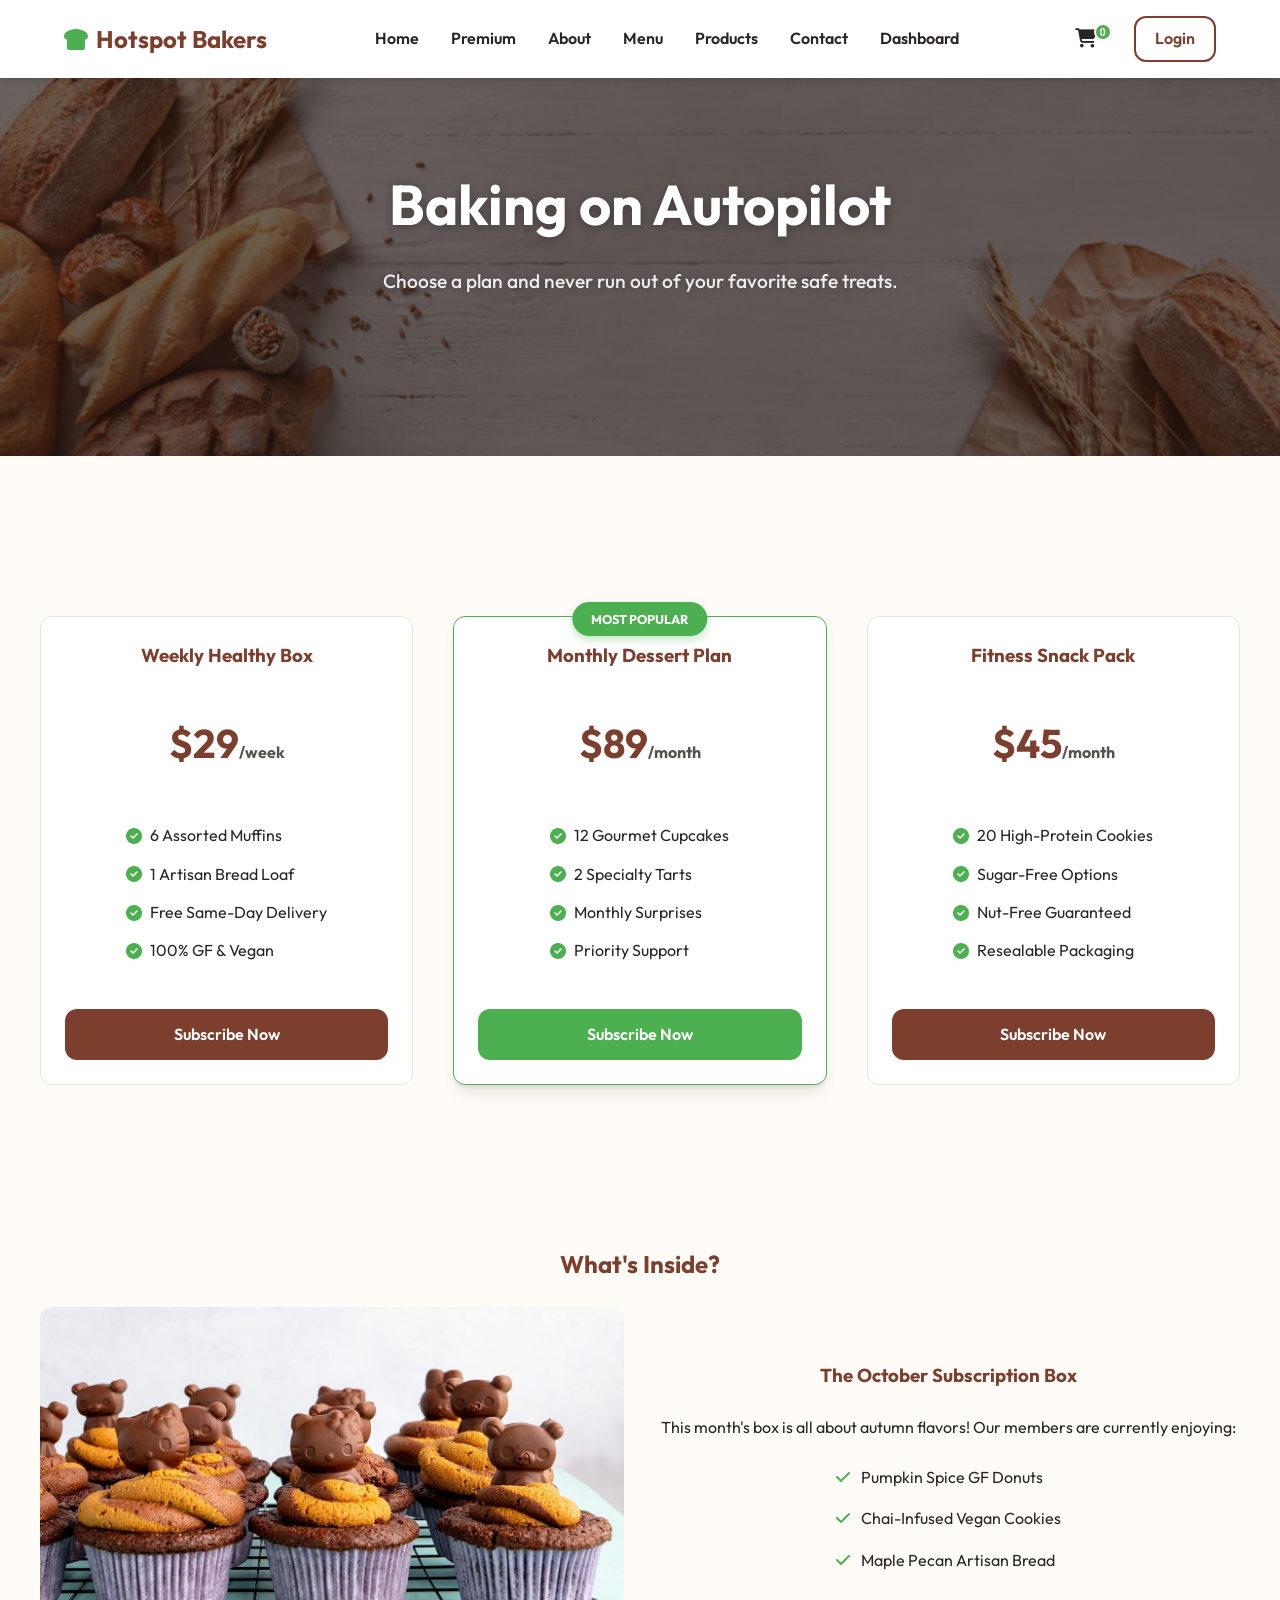
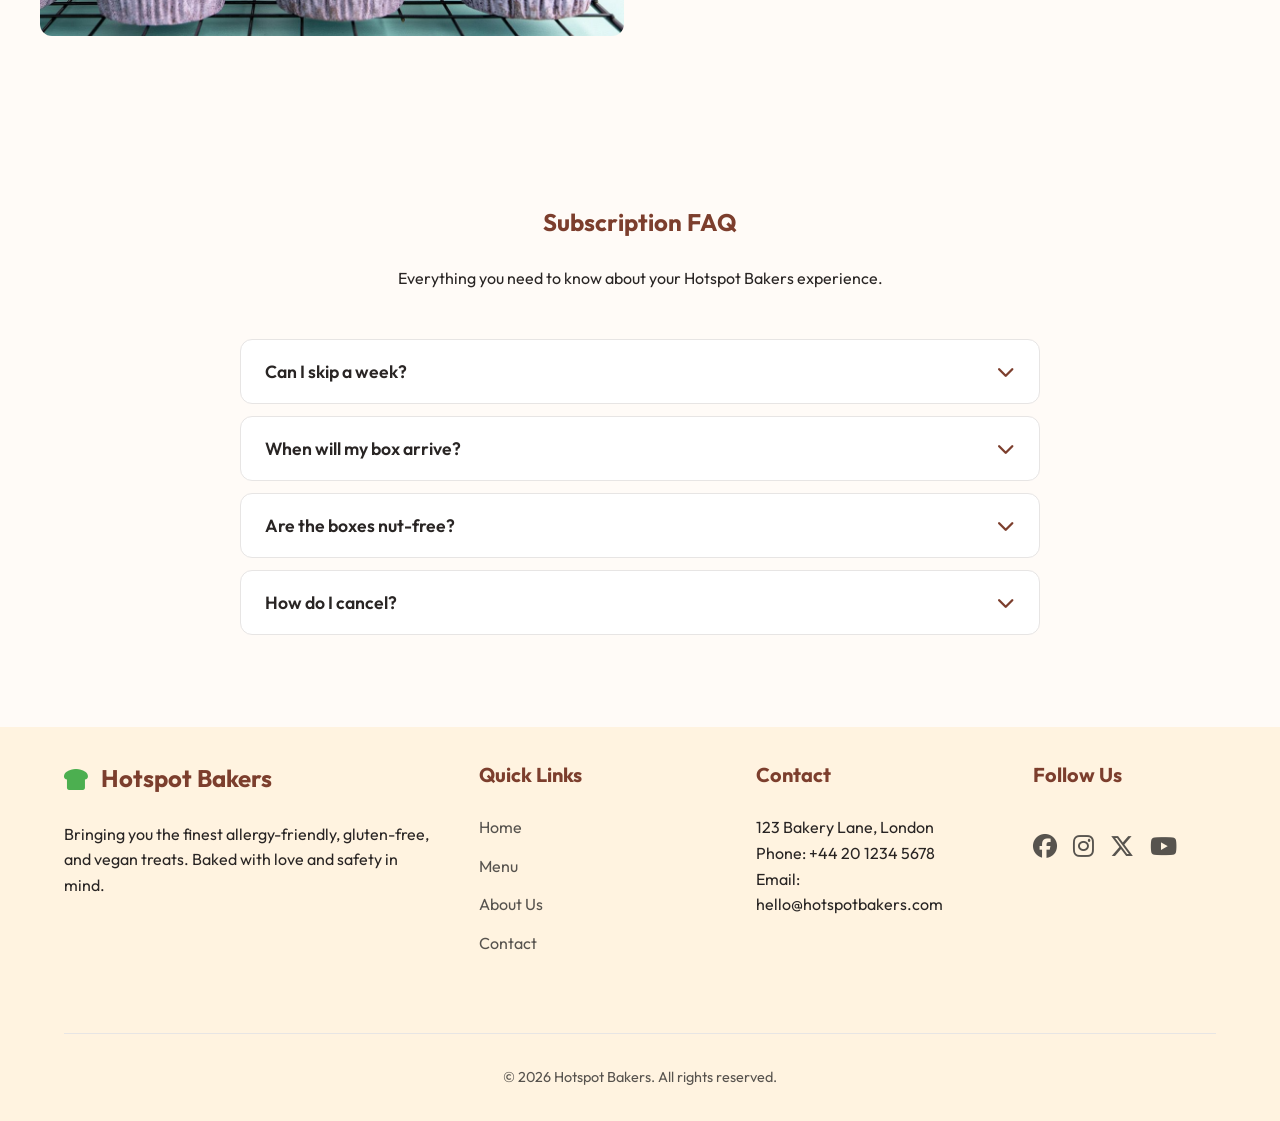
<file: plans.html>
﻿<!DOCTYPE html>
<html lang="en">

<head>
    <meta charset="UTF-8">
    <meta name="viewport" content="width=device-width, initial-scale=1.0">
    <title>Subscription Plans | Hotspot Bakers</title>
    <link rel="icon" type="image/png" href="img/favicon.png">
    <link rel="stylesheet" href="css/style.css">
    <link rel="stylesheet" href="https://cdnjs.cloudflare.com/ajax/libs/font-awesome/6.5.1/css/all.min.css">
    <link href="https://fonts.googleapis.com/css2?family=Outfit:wght@300;400;600;700&display=swap" rel="stylesheet">
    <style>
        .page-header {
            padding: 10rem 0;
            background: linear-gradient(rgba(27, 14, 10, 0.65), rgba(27, 14, 10, 0.65)), url('img/menu header.png');
            background-size: cover;
            background-position: center;
            text-align: center;
            position: relative;
            color: white;
            margin-bottom: 5rem;
        }

        .page-header h1 {
            color: #ffffff !important;
            font-size: 3.5rem;
            margin-bottom: 1rem;
            text-shadow: 0 2px 10px rgba(0, 0, 0, 0.3);
        }

        .page-header p {
            color: rgba(255, 255, 255, 0.9) !important;
            font-size: 1.2rem;
            font-weight: 500;
            text-shadow: 0 1px 5px rgba(0, 0, 0, 0.2);
        }

        @media (max-width: 768px) {
            .page-header {
                margin-bottom: 3.5rem;
            }
        }

        .plan-price {
            font-size: 2.5rem;
            font-weight: 700;
            color: var(--primary);
            margin: 1rem 0;
        }

        .plan-price span {
            font-size: 1rem;
            color: var(--text-muted);
        }

        .feature-list {
            list-style: none;
            margin: 2rem 0;
            text-align: left;
        }

        .feature-list li {
            margin-bottom: 0.8rem;
            display: flex;
            align-items: center;
            gap: 0.5rem;
        }

        .feature-list i {
            color: var(--secondary);
        }

        .plans-grid {
            display: grid;
            grid-template-columns: repeat(3, 1fr);
            gap: 2.5rem;
            align-items: stretch;
        }

        @media (max-width: 1100px) {
            .plans-grid {
                gap: 1.5rem;
            }
        }

        @media (max-width: 767px) {
            .plans-grid {
                grid-template-columns: 1fr !important;
            }
        }

        @media (max-width: 767px) {
            .plans-grid {
                grid-template-columns: 1fr !important;
            }
        }

        /* How It Works Modern Styles */
        .how-it-works-grid {
            display: grid;
            grid-template-columns: repeat(3, 1fr);
            gap: 2.5rem;
            margin-top: 4rem;
        }

        .step-card-modern {
            background: white;
            padding: 3rem 2rem;
            border-radius: 30px;
            text-align: center;
            border: 1px solid rgba(124, 102, 45, 0.08);
            box-shadow: 0 10px 40px rgba(0, 0, 0, 0.02);
            transition: all 0.4s cubic-bezier(0.175, 0.885, 0.32, 1.275);
            position: relative;
        }

        .step-card-modern:hover {
            transform: translateY(-12px);
            box-shadow: 0 25px 50px rgba(76, 175, 80, 0.12);
            border-color: var(--secondary);
        }

        .step-icon-circle {
            width: 90px;
            height: 90px;
            background: var(--accent);
            border-radius: 50%;
            display: flex;
            align-items: center;
            justify-content: center;
            margin: 0 auto 2rem;
            font-size: 2.25rem;
            color: var(--secondary);
            transition: all 0.3s ease;
        }

        .step-card-modern:hover .step-icon-circle {
            background: var(--secondary);
            color: white;
            transform: rotateY(180deg);
        }

        .step-badge {
            position: absolute;
            top: 25px;
            right: 25px;
            width: 32px;
            height: 32px;
            background: var(--primary);
            color: white;
            border-radius: 50%;
            display: flex;
            align-items: center;
            justify-content: center;
            font-weight: 700;
            font-size: 0.9rem;
            box-shadow: 0 4px 10px rgba(124, 62, 45, 0.3);
        }

        .step-card-modern h3 {
            font-size: 1.4rem;
            margin-bottom: 1rem;
            color: var(--primary);
        }

        .step-card-modern p {
            font-size: 1rem;
            line-height: 1.6;
            color: var(--text-muted);
        }

        @media (max-width: 767px) {
            .how-it-works-grid {
                grid-template-columns: 1fr;
                gap: 2rem;
                padding: 0 1rem;
            }
        }
    </style>
</head>

<body>

    <header class="header">
        <div class="container nav-container">
            <div class="mobile-nav-container">
                <a href="index.html" class="logo"><i class="fas fa-bread-slice"></i> Hotspot Bakers</a>
                <button class="navbar-toggler" type="button" id="mobileMenuToggle" title="Open menu">
                    <i class="fas fa-bars"></i>
                </button>
            </div>
            <nav>
                <ul class="nav-links" id="nav-menu">
                    <li><a href="index.html">Home</a></li>
                    <li><a href="home-premium.html">Premium</a></li>
                    <li><a href="about.html">About</a></li>
                    <li><a href="menu.html">Menu</a></li>
                    <li><a href="products.html">Products</a></li>
                    <li><a href="contact.html">Contact</a></li>
                    <li><a href="dashboard.html">Dashboard</a></li>
                </ul>
            </nav>
            <div class="nav-actions">
                <button type="button" class="toggle-btn cart-btn" title="View Cart">
                    <i class="fas fa-shopping-cart"></i>
                    <span class="cart-badge" id="cart-count">0</span>
                </button>
                <a href="login.html" class="btn btn-outline">Login</a>
            </div>
        </div>

        <div class="mobile-menu-overlay" id="mobileMenuOverlay">
            <div class="mobile-menu-header">
                <h3>Menu</h3>
                <button type="button" class="mobile-menu-close" id="mobileMenuClose" title="Close menu">
                    <i class="fas fa-times"></i>
                </button>
            </div>

            <ul class="mobile-menu-nav">
                <li><a href="index.html">Home</a></li>
                <li><a href="home-premium.html">Premium</a></li>
                <li><a href="about.html">About</a></li>
                <li><a href="menu.html">Menu</a></li>
                <li><a href="products.html">Products</a></li>
                <li><a href="contact.html">Contact</a></li>
                <li><a href="dashboard.html">Dashboard</a></li>
            </ul>

            <div class="mobile-menu-actions">
                <a href="cart.html" class="btn btn-primary">Cart</a>
                <a href="login.html" class="btn btn-outline">Login</a>
            </div>
        </div>

        <div class="mobile-menu-backdrop" id="mobileMenuBackdrop"></div>
    </header>

    <div class="page-header">
        <div class="container">
            <h1>Baking on Autopilot</h1>
            <p>Choose a plan and never run out of your favorite safe treats.</p>
        </div>
    </div>

    <main class="container section">
        <div class="plans-grid">
            <div class="card reveal" style="height: 100%;">
                <div class="card-body">
                    <h3>Weekly Healthy Box</h3>
                    <div class="plan-price">$29<span>/week</span></div>
                    <ul class="feature-list">
                        <li><i class="fas fa-check-circle"></i> 6 Assorted Muffins</li>
                        <li><i class="fas fa-check-circle"></i> 1 Artisan Bread Loaf</li>
                        <li><i class="fas fa-check-circle"></i> Free Same-Day Delivery</li>
                        <li><i class="fas fa-check-circle"></i> 100% GF & Vegan</li>
                    </ul>
                    <a href="#" class="btn btn-primary" style="width: 100%;">Subscribe Now</a>
                </div>
            </div>

            <div class="card reveal"
                style="border-color: var(--secondary); box-shadow: var(--shadow-lg); height: 100%; position: relative; overflow: visible;">
                <div
                    style="position: absolute; top: -15px; left: 50%; transform: translateX(-50%); background: var(--secondary); color: white; padding: 0.4rem 1.2rem; border-radius: 20px; font-size: 0.8rem; font-weight: 700; z-index: 20; white-space: nowrap; box-shadow: 0 4px 10px rgba(76, 175, 80, 0.3);">
                    MOST POPULAR</div>
                <div class="card-body">
                    <h3>Monthly Dessert Plan</h3>
                    <div class="plan-price">$89<span>/month</span></div>
                    <ul class="feature-list">
                        <li><i class="fas fa-check-circle"></i> 12 Gourmet Cupcakes</li>
                        <li><i class="fas fa-check-circle"></i> 2 Specialty Tarts</li>
                        <li><i class="fas fa-check-circle"></i> Monthly Surprises</li>
                        <li><i class="fas fa-check-circle"></i> Priority Support</li>
                    </ul>
                    <a href="#" class="btn btn-secondary" style="width: 100%;">Subscribe Now</a>
                </div>
            </div>

            <div class="card reveal" style="height: 100%;">
                <div class="card-body">
                    <h3>Fitness Snack Pack</h3>
                    <div class="plan-price">$45<span>/month</span></div>
                    <ul class="feature-list">
                        <li><i class="fas fa-check-circle"></i> 20 High-Protein Cookies</li>
                        <li><i class="fas fa-check-circle"></i> Sugar-Free Options</li>
                        <li><i class="fas fa-check-circle"></i> Nut-Free Guaranteed</li>
                        <li><i class="fas fa-check-circle"></i> Resealable Packaging</li>
                    </ul>
                    <a href="#" class="btn btn-primary" style="width: 100%;">Subscribe Now</a>
                </div>
            </div>
        </div>
    </main>



    <section class="container section">
        <h2> What's Inside?</h2>
        <div class="grid grid-2 img-text-row" style="align-items: center;">
            <div class="reveal img-col">
                <img src="img/WhatsApp Image 2026-04-10 at 3.21.32 PM.jpeg"
                    style="width: 100%; border-radius: var(--radius);">
            </div>
            <div class="reveal text-col" style="text-align: center;">
                <h3 style="text-align: center;">The October Subscription Box</h3>
                <p style="margin: 1.5rem 0; text-align: center;">This month's box is all about autumn flavors! Our
                    members are currently
                    enjoying:</p>
                <ul style="list-style: none; padding: 0; display: inline-block; text-align: left;">
                    <li style="margin-bottom: 1rem;"><i class="fas fa-check"
                            style="color: var(--secondary); margin-right: 0.5rem;"></i> Pumpkin Spice GF Donuts</li>
                    <li style="margin-bottom: 1rem;"><i class="fas fa-check"
                            style="color: var(--secondary); margin-right: 0.5rem;"></i> Chai-Infused Vegan Cookies</li>
                    <li style="margin-bottom: 1rem;"><i class="fas fa-check"
                            style="color: var(--secondary); margin-right: 0.5rem;"></i> Maple Pecan Artisan Bread</li>
                </ul>
            </div>
        </div>
    </section>



    <section class="container section">
        <div class="text-center reveal" style="margin-bottom: 3rem; text-align: center;">
            <h2 style="text-align: center;"> Subscription FAQ</h2>
            <p style="text-align: center; margin-top: 1rem;">Everything you need to know about your Hotspot Bakers
                experience.</p>
        </div>

        <div class="faq-accordion reveal" style="max-width: 800px; margin: 0 auto;">
            <!-- FAQ Item 1 -->
            <div class="faq-accordion-item">
                <button type="button" class="faq-accordion-trigger" aria-expanded="false">
                    <span>Can I skip a week?</span>
                    <i class="fas fa-chevron-down faq-chevron"></i>
                </button>
                <div class="faq-accordion-panel">
                    <div class="faq-accordion-panel-inner">
                        Absolutely! You can pause or skip a delivery anytime through your dashboard before your weekly
                        cutoff time. Change your mind? No problem, you're always in control.
                    </div>
                </div>
            </div>

            <!-- FAQ Item 2 -->
            <div class="faq-accordion-item">
                <button type="button" class="faq-accordion-trigger" aria-expanded="false">
                    <span>When will my box arrive?</span>
                    <i class="fas fa-chevron-down faq-chevron"></i>
                </button>
                <div class="faq-accordion-panel">
                    <div class="faq-accordion-panel-inner">
                        Subscription boxes are shipped every Tuesday for Wednesday delivery. You'll receive a tracking
                        number as soon as your treats leave our bakery.
                    </div>
                </div>
            </div>

            <!-- FAQ Item 3 -->
            <div class="faq-accordion-item">
                <button type="button" class="faq-accordion-trigger" aria-expanded="false">
                    <span>Are the boxes nut-free?</span>
                    <i class="fas fa-chevron-down faq-chevron"></i>
                </button>
                <div class="faq-accordion-panel">
                    <div class="faq-accordion-panel-inner">
                        You can specify "Nut-Free" in your profile and we will customize your box accordingly. We
                        maintain strict separation protocols to ensure complete safety for our community.
                    </div>
                </div>
            </div>

            <!-- FAQ Item 4 -->
            <div class="faq-accordion-item">
                <button type="button" class="faq-accordion-trigger" aria-expanded="false">
                    <span>How do I cancel?</span>
                    <i class="fas fa-chevron-down faq-chevron"></i>
                </button>
                <div class="faq-accordion-panel">
                    <div class="faq-accordion-panel-inner">
                        No long-term contracts here. Cancel anytime with just 48 hours notice before your next box. We
                        make it simple because we believe our treats will speak for themselves.
                    </div>
                </div>
            </div>
        </div>
    </section>

    <footer class="footer">
        <div class="container">
            <div class="footer-grid">
                <div class="footer-col footer-col-brand" style="flex: 1.5;">
                    <a href="index.html" class="footer-logo">
                        <i class="fas fa-bread-slice"></i> Hotspot Bakers
                    </a>
                    <p>Bringing you the finest allergy-friendly, gluten-free, and vegan treats. Baked with love and
                        safety in mind.</p>
                </div>
                <div class="footer-col">
                    <h4>Quick Links</h4>
                    <ul class="footer-links">
                        <li><a href="index.html">Home</a></li>
                        <li><a href="menu.html">Menu</a></li>
                        <li><a href="about.html">About Us</a></li>
                        <li><a href="contact.html">Contact</a></li>
                    </ul>
                </div>

                <div class="footer-col">
                    <h4>Contact</h4>
                    <p>123 Bakery Lane, London<br>Phone: +44 20 1234 5678<br>Email: hello@hotspotbakers.com</p>
                </div>
                <div class="footer-col footer-follow-block">
                    <h4>Follow Us</h4>
                    <div class="footer-social">
                        <a href="#" title="Facebook"><i class="fab fa-facebook"></i></a>
                        <a href="#" title="Instagram"><i class="fab fa-instagram"></i></a>
                        <a href="#" title="X (Twitter)"><i class="fa-brands fa-x-twitter"></i></a>
                        <a href="#" title="YouTube"><i class="fab fa-youtube"></i></a>
                    </div>
                </div>
            </div>
            <div class="footer-bottom">
                &copy; 2026 Hotspot Bakers. All rights reserved.
            </div>
        </div>
    </footer>

    <script src="js/main.js"></script>
</body>

</html>
</file>
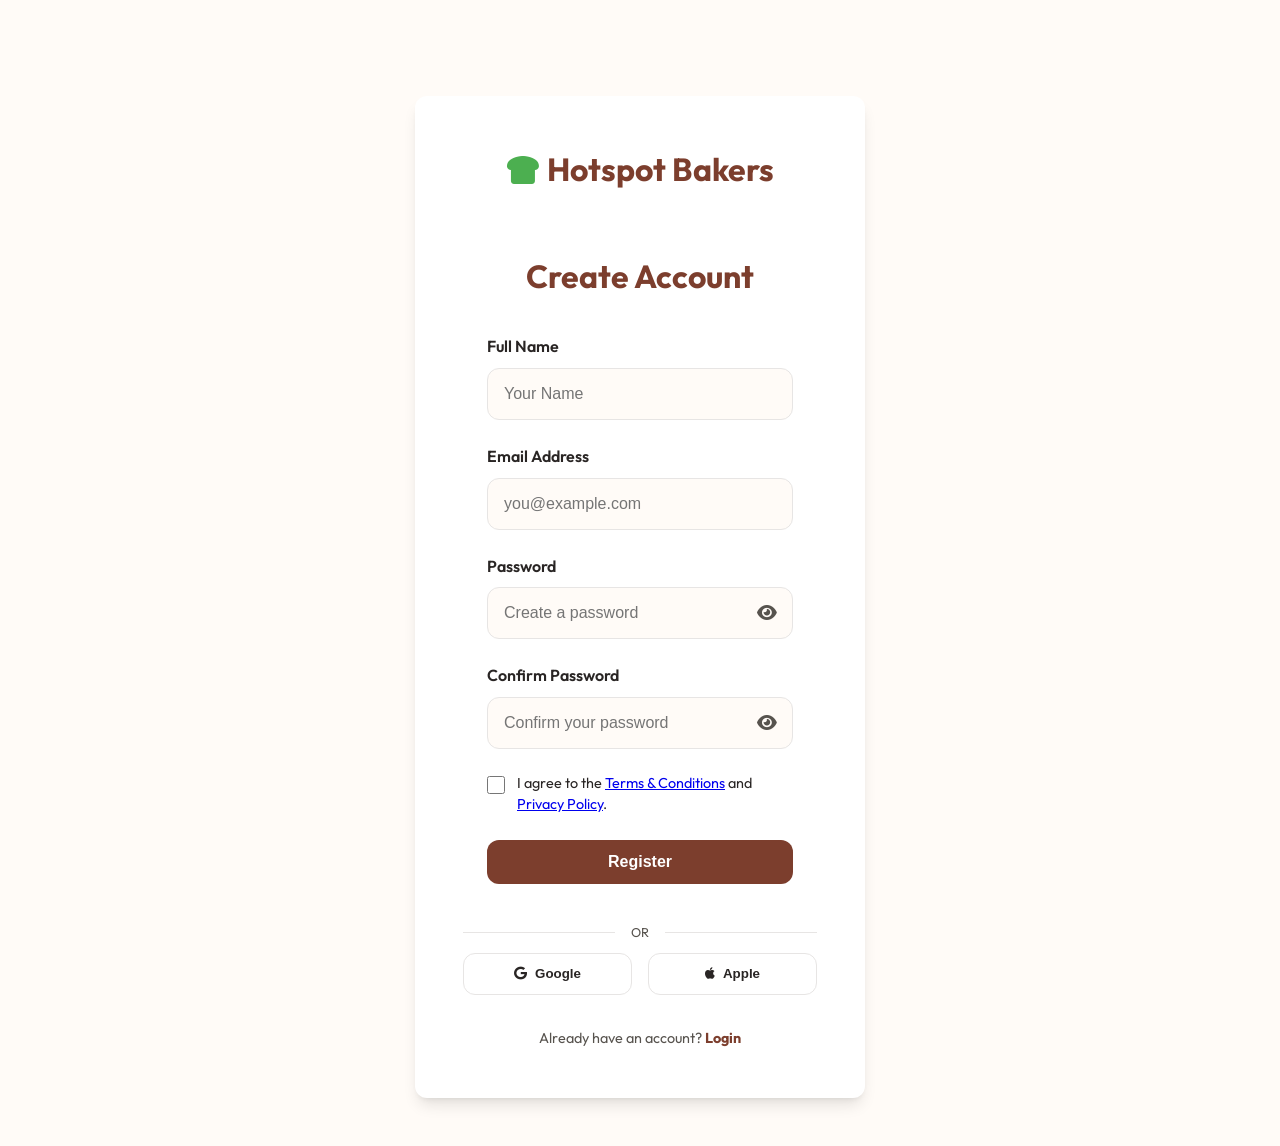
<file: register.html>
﻿<!DOCTYPE html>
<html lang="en">

<head>
    <meta charset="UTF-8">
    <meta name="viewport" content="width=device-width, initial-scale=1.0">
    <title>Register | Hotspot Bakers</title>
    <link rel="icon" type="image/png" href="img/favicon.png">
    <link rel="stylesheet" href="css/style.css">
    <link rel="stylesheet" href="https://cdnjs.cloudflare.com/ajax/libs/font-awesome/6.4.0/css/all.min.css">
    <link href="https://fonts.googleapis.com/css2?family=Outfit:wght@300;400;600;700&display=swap" rel="stylesheet">
    <style>
        .auth-main {
            flex: 1;
            display: flex;
            align-items: center;
            justify-content: center;
            padding: 6rem 1rem 3rem;
        }

        .auth-card {
            width: 100%;
            max-width: 450px;
            background: var(--bg-card);
            padding: 3rem;
            border-radius: var(--radius);
            box-shadow: var(--shadow-lg);
            text-align: center;
        }

        .form-group {
            text-align: left;
            margin-bottom: 1.5rem;
            position: relative;
        }

        .form-group label {
            display: block;
            margin-bottom: 0.5rem;
            font-weight: 600;
        }

        .form-group input {
            width: 100%;
            padding: 0.8rem 1rem;
            border-radius: var(--radius);
            border: 1px solid var(--border);
            background: var(--bg-main);
            color: var(--text-main);
            font-size: 1rem;
            height: 52px;
            /* Set fixed height for consistency */
        }

        .form-group-input {
            position: relative;
            display: flex;
            align-items: center;
            width: 100%;
        }

        .password-toggle {
            position: absolute;
            right: 1rem;
            cursor: pointer;
            color: var(--text-muted);
            font-size: 1.1rem;
            transition: color 0.3s ease;
            display: flex;
            align-items: center;
            justify-content: center;
            height: 100%;
            z-index: 2;
        }

        .password-toggle:hover {
            color: var(--primary);
        }

        .social-login {
            display: flex;
            gap: 1rem;
            margin-top: 1.25rem;
            justify-content: center;
            flex-wrap: wrap;
        }

        .btn-wrapper {
            margin-bottom: 0.5rem !important;
        }

        .social-btn {
            flex: 1;
            min-width: 120px;
            padding: 0.8rem;
            border: 1px solid var(--border);
            border-radius: var(--radius);
            background: var(--bg-card);
            cursor: pointer;
            display: flex;
            align-items: center;
            justify-content: center;
            gap: 0.5rem;
            font-weight: 600;
            color: var(--text-main);
        }

        .auth-footer {
            margin-top: 2rem;
            font-size: 0.9rem;
            color: var(--text-muted);
        }

        .auth-footer a {
            color: var(--primary);
            text-decoration: none;
            font-weight: 700;
        }

        .terms-row {
            text-align: left;
            font-size: 0.9rem;
            margin: 1rem 0 1.5rem;
            line-height: 1.5;
        }

        .terms-row label {
            display: flex;
            gap: 0.75rem;
            align-items: flex-start;
            /* Better for multi-line text */
            cursor: pointer;
            text-align: left;
        }

        .terms-row input[type="checkbox"] {
            width: 18px;
            height: 18px;
            margin-top: 0.2rem;
            flex-shrink: 0;
            cursor: pointer;
        }

        .form-group-input input {
            padding-right: 3rem !important;
            /* Space for eye icon */
        }

        body.auth-page-standalone {
            margin: 0;
            min-height: 100vh;
            background: var(--bg-main);
            padding-top: 0 !important;
        }

        /* Mobile & Tablet Specific Optimization (Up to 1024px) */
        @media (max-width: 1024px) {
            .auth-card, 
            .auth-card * {
                text-align: left !important;
            }

            .auth-card .card-body h1 {
                text-align: center !important;
                font-size: 1.75rem !important;
                margin-bottom: 1.5rem !important;
                margin-left: 0;
            }

            .auth-card .logo {
                justify-content: center !important;
                font-size: 1.75rem !important;
                margin-bottom: 1.5rem !important;
            }

            .auth-footer {
                text-align: center !important;
            }

            .social-login {
                justify-content: center !important;
            }
        }

        @media (max-width: 480px) {
            .auth-main {
                padding: 4rem 0.75rem 2rem;
            }

            .auth-card {
                padding: 2rem 1.25rem;
                box-shadow: none;
                /* Cleaner on small screens */
                border: none;
            }

            .form-group label {
                font-size: 0.9rem;
            }

            .social-login {
                flex-direction: column;
                gap: 0.75rem;
            }

            .social-btn {
                width: 100%;
            }

            .password-toggle {
                right: 0.75rem;
            }
        }
    </style>
</head>

<body class="auth-page-standalone">

    <main class="auth-main">
        <div class="auth-card">
            <a href="index.html" class="logo"
                style="justify-content: center; margin-bottom: 2rem; font-size: 2rem; display: inline-flex; width: 100%;">
                <i class="fas fa-bread-slice"></i> Hotspot Bakers
            </a>
            <div class="card-body">
                <h1 style="margin-bottom: 2rem; font-size: 2rem;">Create Account</h1>

                <form action="#" method="post">
                    <div class="form-group">
                        <label for="reg_name">Full Name</label>
                        <input type="text" id="reg_name" name="name" placeholder="Your Name" autocomplete="name">
                    </div>
                    <div class="form-group">
                        <label for="reg_email">Email Address</label>
                        <input type="email" id="reg_email" name="email" placeholder="you@example.com"
                            autocomplete="email">
                    </div>
                    <div class="form-group">
                        <label for="reg_password">Password</label>
                        <div class="form-group-input">
                            <input type="password" id="reg_password" name="password" placeholder="Create a password"
                                autocomplete="new-password">
                            <i class="fas fa-eye password-toggle" title="Show password"></i>
                        </div>
                    </div>
                    <div class="form-group">
                        <label for="reg_confirm">Confirm Password</label>
                        <div class="form-group-input">
                            <input type="password" id="reg_confirm" name="password_confirm"
                                placeholder="Confirm your password" autocomplete="new-password">
                            <i class="fas fa-eye password-toggle" title="Show password"></i>
                        </div>
                    </div>

                    <div class="terms-row">
                        <label>
                            <input type="checkbox" name="terms" required>
                            <span>I agree to the <a href="#">Terms &amp; Conditions</a> and <a href="#">Privacy
                                    Policy</a>.</span>
                        </label>
                    </div>

                    <div class="btn-wrapper">
                        <button type="submit" class="btn btn-primary" style="width: 100%;"
                            title="Create your Hotspot Bakers account">Register</button>
                    </div>
                </form>
            </div>

            <div style="margin-top: 1rem; position: relative;">
                <hr style="border: 0; border-top: 1px solid var(--border);">
                <span
                    style="position: absolute; top: -10px; left: 50%; transform: translateX(-50%); background: var(--bg-card); padding: 0 1rem; color: var(--text-muted); font-size: 0.8rem;">OR</span>
            </div>

            <div class="social-login">
                <button type="button" class="social-btn" title="Sign up with Google"><i class="fab fa-google"></i>
                    Google</button>
                <button type="button" class="social-btn" title="Sign up with Apple"><i class="fab fa-apple"></i>
                    Apple</button>
            </div>

            <div class="auth-footer">
                Already have an account? <a href="login.html">Login</a>
            </div>
        </div>
    </main>

    <script src="js/main.js"></script>
</body>

</html>
</file>
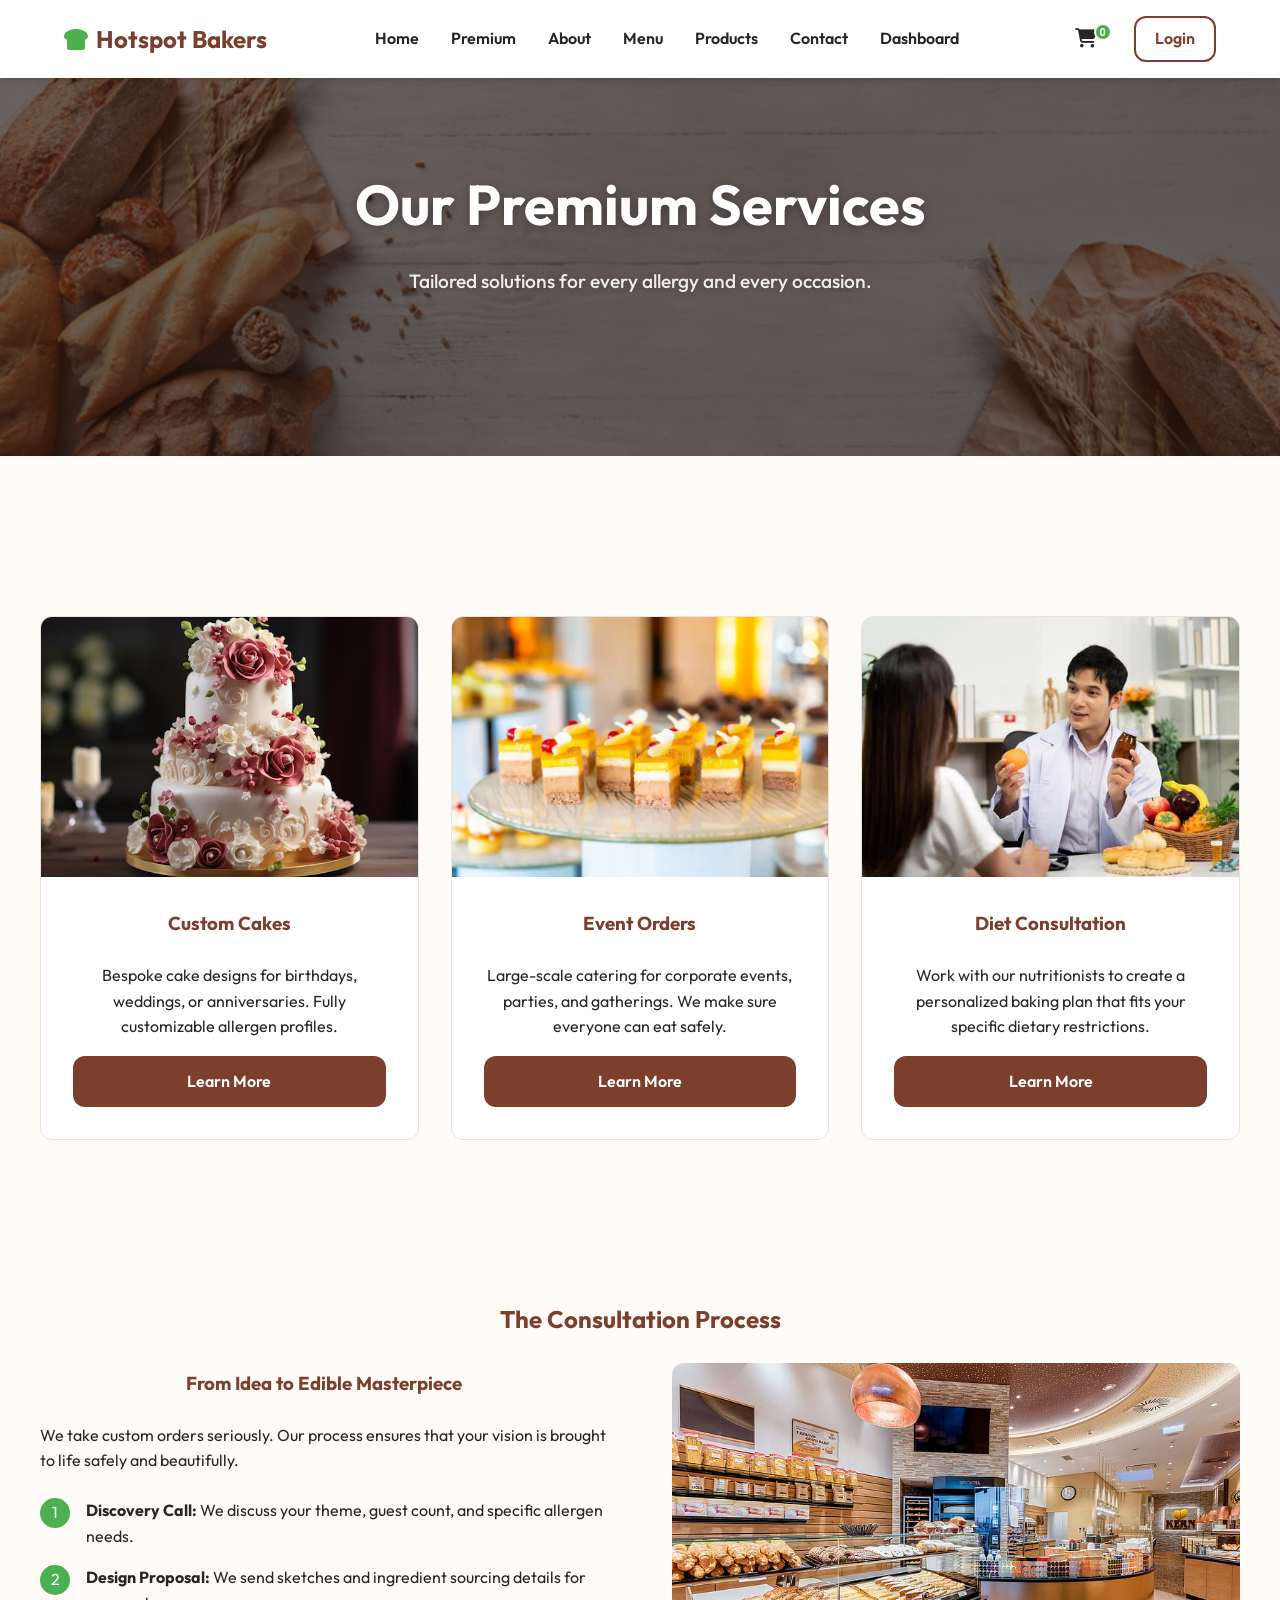
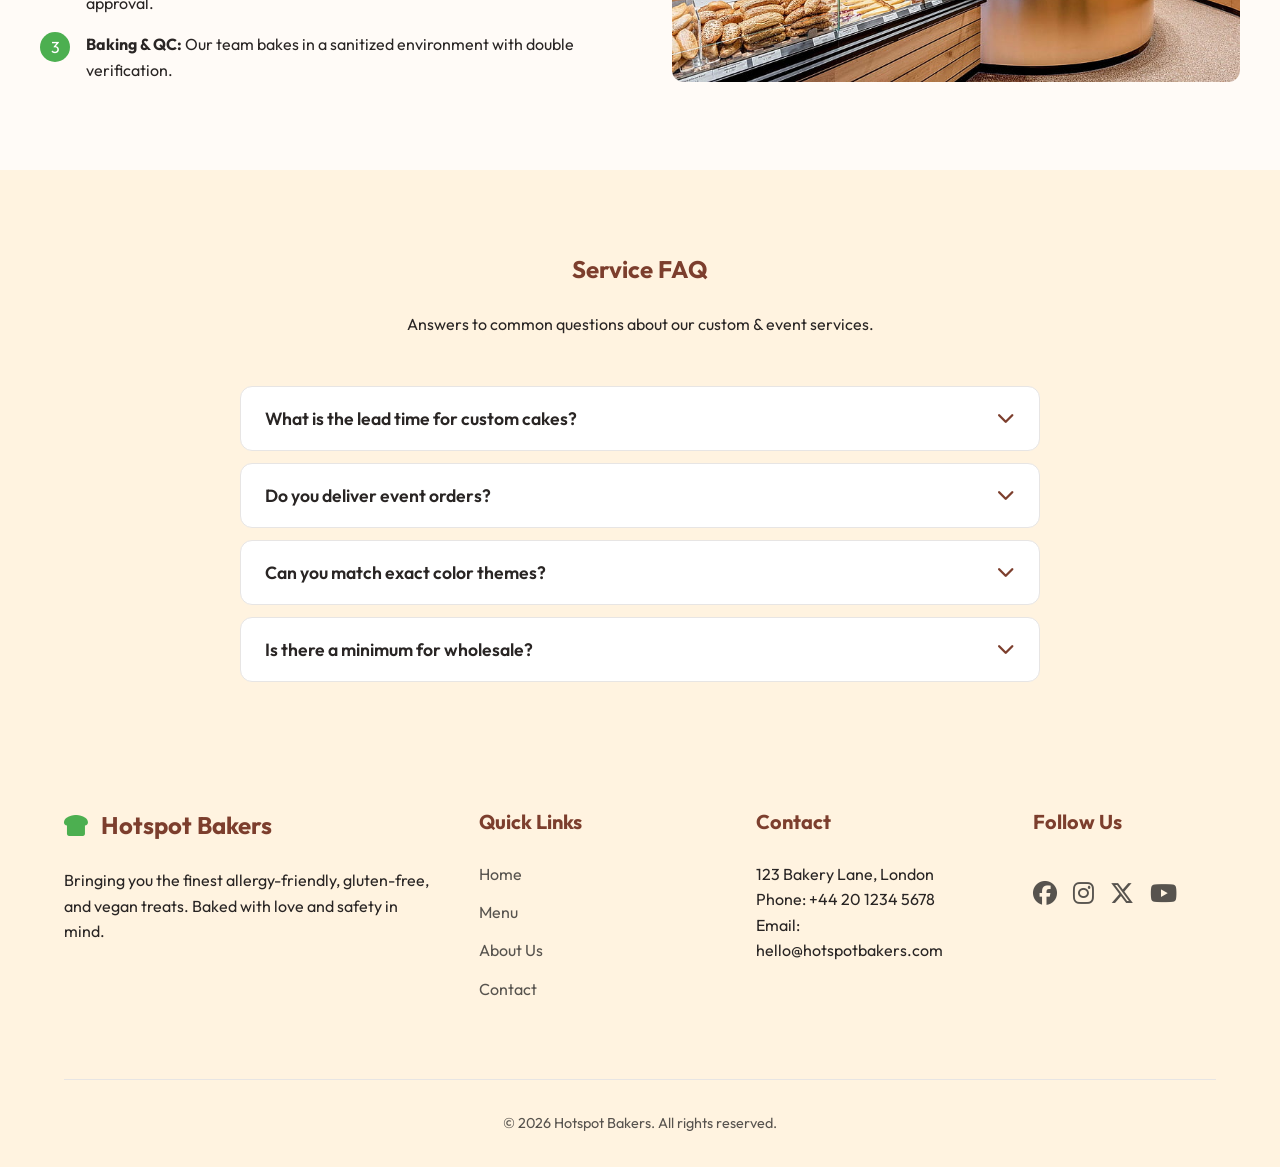
<file: services.html>
﻿<!DOCTYPE html>
<html lang="en">

<head>
    <meta charset="UTF-8">
    <meta name="viewport" content="width=device-width, initial-scale=1.0">
    <title>Services | Hotspot Bakers - Beyond Baking</title>
    <link rel="icon" type="image/png" href="img/favicon.png">
    <link rel="stylesheet" href="css/style.css">
    <link rel="stylesheet" href="https://cdnjs.cloudflare.com/ajax/libs/font-awesome/6.5.1/css/all.min.css">
    <link href="https://fonts.googleapis.com/css2?family=Outfit:wght@300;400;600;700&display=swap" rel="stylesheet">
    <style>
        .page-header {
            padding: 10rem 0;
            background: linear-gradient(rgba(27, 14, 10, 0.65), rgba(27, 14, 10, 0.65)), url('img/menu header.png');
            background-size: cover;
            background-position: center;
            text-align: center;
            position: relative;
            color: white;
            margin-bottom: 5rem;
        }

        .page-header h1 {
            color: #ffffff !important;
            font-size: 3.5rem;
            margin-bottom: 1rem;
            text-shadow: 0 2px 10px rgba(0, 0, 0, 0.3);
        }

        .page-header p {
            color: rgba(255, 255, 255, 0.9) !important;
            font-size: 1.2rem;
            font-weight: 500;
            text-shadow: 0 1px 5px rgba(0, 0, 0, 0.2);
        }

        @media (max-width: 768px) {
            .page-header {
                margin-bottom: 3.5rem;
            }
        }
    </style>
</head>

<body>

    <header class="header">
        <div class="container nav-container">
            <div class="mobile-nav-container">
                <a href="index.html" class="logo"><i class="fas fa-bread-slice"></i> Hotspot Bakers</a>
                <button class="navbar-toggler" type="button" id="mobileMenuToggle" title="Open menu">
                    <i class="fas fa-bars"></i>
                </button>
            </div>
            <nav>
                <ul class="nav-links" id="nav-menu">
                    <li><a href="index.html">Home</a></li>
                    <li><a href="home-premium.html">Premium</a></li>
                    <li><a href="about.html">About</a></li>
                    <li><a href="menu.html">Menu</a></li>
                    <li><a href="products.html">Products</a></li>
                    <li><a href="contact.html">Contact</a></li>
                    <li><a href="dashboard.html">Dashboard</a></li>
                </ul>
            </nav>
            <div class="nav-actions">
                <button type="button" class="toggle-btn cart-btn" title="View Cart">
                    <i class="fas fa-shopping-cart"></i>
                    <span class="cart-badge" id="cart-count">0</span>
                </button>
                <a href="login.html" class="btn btn-outline">Login</a>
            </div>
        </div>

        <div class="mobile-menu-overlay" id="mobileMenuOverlay">
            <div class="mobile-menu-header">
                <h3>Menu</h3>
                <button type="button" class="mobile-menu-close" id="mobileMenuClose" title="Close menu">
                    <i class="fas fa-times"></i>
                </button>
            </div>

            <ul class="mobile-menu-nav">
                <li><a href="index.html">Home</a></li>
                <li><a href="home-premium.html">Premium</a></li>
                <li><a href="about.html">About</a></li>
                <li><a href="menu.html">Menu</a></li>
                <li><a href="products.html">Products</a></li>
                <li><a href="contact.html">Contact</a></li>
                <li><a href="dashboard.html">Dashboard</a></li>
            </ul>

            <div class="mobile-menu-actions">
                <a href="cart.html" class="btn btn-primary">Cart</a>
                <a href="login.html" class="btn btn-outline">Login</a>
            </div>
        </div>

        <div class="mobile-menu-backdrop" id="mobileMenuBackdrop"></div>
    </header>

    <div class="page-header">
        <div class="container">
            <h1>Our Premium Services</h1>
            <p>Tailored solutions for every allergy and every occasion.</p>
        </div>
    </div>

    <main class="container section">
        <div class="grid grid-3" style="text-align: center;">
            <!-- Service 1: Custom Cakes -->
            <div class="card reveal" style="padding: 0; overflow: hidden;">
                <img src="img/Custom Cakes.png" alt="Custom Cakes"
                    style="width: 100%; height: 260px; object-fit: cover; display: block; border-radius: 0;">
                <div class="card-body" style="padding: 2rem;">
                    <h3>Custom Cakes</h3>
                    <p>Bespoke cake designs for birthdays, weddings, or anniversaries. Fully customizable allergen
                        profiles.</p>
                    <a href="#" class="btn btn-primary" style="width: 100%;">Learn More</a>
                </div>
            </div>

            <!-- Service 2: Event Orders -->
            <div class="card reveal" style="padding: 0; overflow: hidden;">
                <img src="img/Event Orders.png" alt="Event Orders"
                    style="width: 100%; height: 260px; object-fit: cover; display: block; border-radius: 0;">
                <div class="card-body" style="padding: 2rem;">
                    <h3>Event Orders</h3>
                    <p>Large-scale catering for corporate events, parties, and gatherings. We make sure everyone can eat
                        safely.</p>
                    <a href="#" class="btn btn-primary" style="width: 100%;">Learn More</a>
                </div>
            </div>

            <!-- Service 3: Diet Consultation -->
            <div class="card reveal" style="padding: 0; overflow: hidden;">
                <img src="img/Diet-Consultation.png" alt="Diet Consultation"
                    style="width: 100%; height: 260px; object-fit: cover; display: block; border-radius: 0;">
                <div class="card-body" style="padding: 2rem;">
                    <h3>Diet Consultation</h3>
                    <p>Work with our nutritionists to create a personalized baking plan that fits your specific dietary
                        restrictions.</p>
                    <a href="#" class="btn btn-primary" style="width: 100%;">Learn More</a>
                </div>
            </div>
        </div>
    </main>



    <section class="container section">
        <h2> The Consultation Process</h2>
        <div class="grid grid-2 img-text-row" style="align-items: center; gap: 4rem;">
            <div class="reveal text-col">
                <h3>From Idea to Edible Masterpiece</h3>
                <p style="margin: 1.5rem 0;">We take custom orders seriously. Our process ensures that your vision is
                    brought to life safely and beautifully.</p>
                <div style="display: flex; flex-direction: column; gap: 1rem;">
                    <div style="display: flex; gap: 1rem; align-items: start;">
                        <div
                            style="background: var(--secondary); color: white; width: 30px; height: 30px; border-radius: 50%; display: flex; align-items: center; justify-content: center; flex-shrink: 0;">
                            1</div>
                        <p><strong>Discovery Call:</strong> We discuss your theme, guest count, and specific allergen
                            needs.</p>
                    </div>
                    <div style="display: flex; gap: 1rem; align-items: start;">
                        <div
                            style="background: var(--secondary); color: white; width: 30px; height: 30px; border-radius: 50%; display: flex; align-items: center; justify-content: center; flex-shrink: 0;">
                            2</div>
                        <p><strong>Design Proposal:</strong> We send sketches and ingredient sourcing details for
                            approval.</p>
                    </div>
                    <div style="display: flex; gap: 1rem; align-items: start;">
                        <div
                            style="background: var(--secondary); color: white; width: 30px; height: 30px; border-radius: 50%; display: flex; align-items: center; justify-content: center; flex-shrink: 0;">
                            3</div>
                        <p><strong>Baking & QC:</strong> Our team bakes in a sanitized environment with double
                            verification.</p>
                    </div>
                </div>
            </div>
            <div class="reveal img-col">
                <img src="img/service image.png" style="width: 100%; border-radius: var(--radius);">
            </div>
        </div>
    </section>

    <section class="section" style="background: var(--accent);">
        <div class="container">
            <div class="text-center reveal" style="margin-bottom: 3rem; text-align: center;">
                <h2 style="text-align: center;"> Service FAQ</h2>
                <p style="text-align: center; margin-top: 1rem;">Answers to common questions about our custom & event
                    services.</p>
            </div>

            <div class="faq-accordion reveal" style="max-width: 800px; margin: 0 auto;">
                <!-- FAQ Item 1 -->
                <div class="faq-accordion-item">
                    <button type="button" class="faq-accordion-trigger" aria-expanded="false">
                        <span>What is the lead time for custom cakes?</span>
                        <i class="fas fa-chevron-down faq-chevron"></i>
                    </button>
                    <div class="faq-accordion-panel">
                        <div class="faq-accordion-panel-inner">
                            We require at least 14 days notice for wedding cakes and 7 days for specialty birthday
                            cakes.
                            This ensures we have sufficient time to source specific ingredients and craft your unique
                            design.
                        </div>
                    </div>
                </div>

                <!-- FAQ Item 2 -->
                <div class="faq-accordion-item">
                    <button type="button" class="faq-accordion-trigger" aria-expanded="false">
                        <span>Do you deliver event orders?</span>
                        <i class="fas fa-chevron-down faq-chevron"></i>
                    </button>
                    <div class="faq-accordion-panel">
                        <div class="faq-accordion-panel-inner">
                            Yes, we provide safe transport and setup for all large event orders within a 50-mile radius
                            of
                            our bakery. Our team will handle the delicate setup to ensure your display is perfect.
                        </div>
                    </div>
                </div>

                <!-- FAQ Item 3 -->
                <div class="faq-accordion-item">
                    <button type="button" class="faq-accordion-trigger" aria-expanded="false">
                        <span>Can you match exact color themes?</span>
                        <i class="fas fa-chevron-down faq-chevron"></i>
                    </button>
                    <div class="faq-accordion-panel">
                        <div class="faq-accordion-panel-inner">
                            We use natural, plant-based food coloring derived from fruits and vegetables. While we can
                            get
                            very close to most themes, some extremely bright or neon shades may differ slightly.
                        </div>
                    </div>
                </div>

                <!-- FAQ Item 4 -->
                <div class="faq-accordion-item">
                    <button type="button" class="faq-accordion-trigger" aria-expanded="false">
                        <span>Is there a minimum for wholesale?</span>
                        <i class="fas fa-chevron-down faq-chevron"></i>
                    </button>
                    <div class="faq-accordion-panel">
                        <div class="faq-accordion-panel-inner">
                            Yes, we typically require a minimum weekly order of 24 items for our wholesale partners. We
                            offer flexible delivery schedules to suit your business needs.
                        </div>
                    </div>
                </div>
            </div>
        </div>
    </section>





    <footer class="footer">
        <div class="container">
            <div class="footer-grid">
                <div class="footer-col footer-col-brand" style="flex: 1.5;">
                    <a href="index.html" class="footer-logo">
                        <i class="fas fa-bread-slice"></i> Hotspot Bakers
                    </a>
                    <p>Bringing you the finest allergy-friendly, gluten-free, and vegan treats. Baked with love and
                        safety in mind.</p>
                </div>
                <div class="footer-col">
                    <h4>Quick Links</h4>
                    <ul class="footer-links">
                        <li><a href="index.html">Home</a></li>
                        <li><a href="menu.html">Menu</a></li>
                        <li><a href="about.html">About Us</a></li>
                        <li><a href="contact.html">Contact</a></li>
                    </ul>
                </div>

                <div class="footer-col">
                    <h4>Contact</h4>
                    <p>123 Bakery Lane, London<br>Phone: +44 20 1234 5678<br>Email: hello@hotspotbakers.com</p>
                </div>
                <div class="footer-col footer-follow-block">
                    <h4>Follow Us</h4>
                    <div class="footer-social">
                        <a href="#" title="Facebook"><i class="fab fa-facebook"></i></a>
                        <a href="#" title="Instagram"><i class="fab fa-instagram"></i></a>
                        <a href="#" title="X (Twitter)"><i class="fa-brands fa-x-twitter"></i></a>
                        <a href="#" title="YouTube"><i class="fab fa-youtube"></i></a>
                    </div>
                </div>
            </div>
            <div class="footer-bottom">
                &copy; 2026 Hotspot Bakers. All rights reserved.
            </div>
        </div>
    </footer>

    <script src="js/main.js"></script>
</body>

</html>
</file>
<file: css/style.css>
﻿/* Design System */
:root {
    /* Colors - Light Mode */
    --primary: #7C3E2D;
    --primary-light: #9B5D4E;
    --secondary: #4CAF50;
    --accent: #FFF3E0;
    --bg-main: #FFFBF7;
    --bg-card: #FFFFFF;
    --text-main: #292524;
    --text-muted: #57534E;
    --border: #E7E5E4;
    --logo-color: var(--primary);
    --footer-bg: var(--accent);
    --footer-text: var(--text-main);
    --footer-h4: var(--primary);
    --footer-link: var(--text-muted);

    /* Dark Mode Defaults */
    --transition-speed: 0.3s;
    --radius: 12px;
    --shadow: 0 4px 6px -1px rgb(0 0 0 / 0.1), 0 2px 4px -2px rgb(0 0 0 / 0.1);
    --shadow-lg: 0 10px 15px -3px rgb(0 0 0 / 0.1), 0 4px 6px -4px rgb(0 0 0 / 0.1);
}

/* Reset & Base */
* {
    margin: 0;
    padding: 0;
    box-sizing: border-box;
}

body {
    font-family: 'Outfit', -apple-system, BlinkMacSystemFont, "Segoe UI", Roboto, sans-serif;
    background-color: var(--bg-main);
    color: var(--text-main);
    line-height: 1.6;
    transition: background-color var(--transition-speed), color var(--transition-speed);
}

/* Typography */
h1 {
    text-align: center !important;
    width: 100%;
}

h1,
h2,
h3,
h4,
h5 {
    font-weight: 700;
    color: var(--primary);
    text-align: center;
    margin-bottom: 1.5rem;
}

/* Layout Utilities */
.container {
    max-width: 1200px;
    margin: 0 auto;
    padding: 0 1.5rem;
}

.section {
    padding: 5rem 0;
}

.grid {
    display: grid;
    gap: 2rem;
}

/* Buttons */
.btn {
    display: inline-flex;
    align-items: center;
    justify-content: center;
    padding: 0.8rem 2rem;
    border-radius: var(--radius);
    font-weight: 600;
    cursor: pointer;
    transition: all var(--transition-speed);
    border: none;
    text-decoration: none;
    font-size: 1rem;
    gap: 0.5rem;
}

.btn-primary {
    background-color: var(--primary);
    color: white;
}

.btn-primary:hover {
    background-color: var(--primary-light);
    transform: translateY(-2px);
    box-shadow: var(--shadow-lg);
}

.btn-secondary {
    background-color: var(--secondary);
    color: white;
}

.btn-secondary:hover {
    filter: brightness(1.1);
    transform: translateY(-2px);
    box-shadow: var(--shadow-lg);
}

.btn-wrapper {
    display: flex;
    justify-content: center;
    width: 100%;
    margin: 1.5rem 0;
}

.btn-outline {
    background-color: transparent;
    border: 2px solid var(--primary);
    color: var(--primary);
    padding: 0.5rem 1.2rem;
}

.btn-outline:hover {
    background-color: var(--primary);
    color: white;
}

/* Hide hamburger toggler on desktop */
.navbar-toggler {
    display: none;
}

/* Cards */
.card {
    background-color: var(--bg-card);
    border: 1px solid var(--border);
    border-radius: var(--radius);
    padding: 0;
    transition: transform var(--transition-speed), box-shadow var(--transition-speed);
    overflow: hidden;
    display: flex;
    flex-direction: column;
    height: 100%;
}

.card:hover {
    transform: translateY(-5px);
    box-shadow: var(--shadow-lg);
}

.card img {
    width: 100%;
    aspect-ratio: 4/3;
    object-fit: cover;
    border-radius: var(--radius) var(--radius) 0 0;
    margin-bottom: 0;
}

.card-body {
    flex: 1;
    display: flex;
    flex-direction: column;
    align-items: center;
    text-align: center;
    padding: 1.5rem;
}

.card-tags {
    display: flex;
    flex-wrap: wrap;
    justify-content: center;
    gap: 0.5rem;
    margin-bottom: 1rem;
    min-height: 2.8rem;
    width: 100%;
    align-items: center;
}

.tag {
    font-size: 0.75rem;
    padding: 0.2rem 0.6rem;
    border-radius: 12px;
    font-weight: 600;
}

.tag-gf {
    background: #E3F2FD;
    color: #1976D2;
}

.tag-v {
    background: #E8F5E9;
    color: #2E7D32;
}

.tag-sf {
    background: #FFF3E0;
    color: #EF6C00;
}

.tag-nf {
    background: #FCE4EC;
    color: #C2185B;
}

.card p {
    text-align: center;
    margin-bottom: 1rem;
}

.card-body .btn {
    margin-top: auto;
    align-self: center;
}

/* Header & Navigation */
.header {
    position: fixed;
    top: 0;
    width: 100%;
    background: var(--bg-card);
    -webkit-backdrop-filter: blur(10px);
    backdrop-filter: blur(10px);
    z-index: 1000;
    padding: 1rem 0;
    box-shadow: var(--shadow);
}

.nav-container {
    display: flex;
    justify-content: space-between;
    align-items: center;
}

.logo {
    font-size: 1.5rem;
    font-weight: 700;
    color: var(--logo-color);
    text-decoration: none;
    display: flex;
    align-items: center;
    gap: 0.5rem;
    transition: color var(--transition-speed);
}

.nav-links {
    display: flex;
    gap: 2rem;
    list-style: none;
}

.nav-links li {
    list-style: none !important;
    margin: 0 !important;
    padding: 0 !important;
}

.nav-links li::before,
.nav-links li::after {
    content: none !important;
    display: none !important;
}

@media (max-width: 1100px) {
    .nav-links {
        gap: 1.25rem;
    }

    .nav-actions {
        gap: 1.25rem;
    }
}

@media (max-width: 1024px) {
    .container {
        padding: 0 1rem !important;
    }

    .nav-links {
        gap: 0.85rem !important;
    }

    .nav-actions {
        gap: 1rem !important;
    }

    .logo {
        font-size: 1.75rem !important;
    }

    .btn-outline {
        padding: 0.4rem 0.8rem !important;
        font-size: 0.9rem !important;
    }
}

.nav-links a {
    text-decoration: none;
    color: var(--text-main);
    font-weight: 600;
    transition: all 0.3s ease;
    padding: 0.5rem 0;
    border-bottom: 2px solid transparent;
}

.nav-links a:hover,
.nav-links a.active {
    color: var(--primary);
    border-bottom-color: var(--primary);
}

.nav-actions {
    display: flex;
    align-items: center;
    gap: 1.5rem;
    margin-left: auto;
}

.toggle-btn {
    background: none;
    border: none;
    color: var(--text-main);
    cursor: pointer;
    font-size: 1.2rem;
    padding: 0.5rem;
    display: flex;
    align-items: center;
    justify-content: center;
    transition: color 0.3s ease;
}

.toggle-btn:hover {
    color: var(--primary);
    transition: color 0.3s ease;
}

.cart-btn {
    position: relative;
    padding-right: 0.8rem !important;
}

.cart-badge {
    position: absolute;
    top: 2px;
    right: -2px;
    background: var(--secondary);
    color: white;
    font-size: 0.7rem;
    font-weight: 700;
    min-width: 18px;
    height: 18px;
    border-radius: 50%;
    display: flex;
    align-items: center;
    justify-content: center;
    border: 2px solid var(--bg-main);
    transition: transform 0.3s cubic-bezier(0.175, 0.885, 0.32, 1.275);
}

.cart-btn:hover .cart-badge {
    transform: scale(1.2);
}

/* Responsive Rules */

@media (min-width: 1025px) {
    .grid-2 {
        grid-template-columns: repeat(2, 1fr);
    }

    .grid-3 {
        grid-template-columns: repeat(3, 1fr);
    }

    .grid-4 {
        grid-template-columns: repeat(4, 1fr);
    }

/* ===================================
   MOBILE & TABLET RESPONSIVE DESIGN
   =================================== */

/* Header - Mobile & Tablet */
@media (max-width: 1024px) {

    /* Hide desktop navigation and actions */
    .nav-links {
        display: none !important;
    }

    .nav-actions {
        display: none !important;
    }

    /* Show hamburger menu */
    .navbar-toggler {
        display: flex !important;
        align-items: center !important;
        justify-content: center !important;
        width: 45px !important;
        height: 45px !important;
        background: var(--accent) !important;
        border: 1px solid var(--border) !important;
        border-radius: 12px !important;
        color: var(--primary) !important;
        font-size: 1.4rem !important;
        cursor: pointer !important;
        transition: all 0.3s cubic-bezier(0.4, 0, 0.2, 1) !important;
        z-index: 1001 !important;
        padding: 0 !important;
        box-shadow: 0 4px 12px rgba(0, 0, 0, 0.05) !important;
    }

    .navbar-toggler:hover {
        background: var(--primary) !important;
        color: white !important;
        transform: translateY(-2px) !important;
        box-shadow: 0 6px 15px rgba(124, 62, 45, 0.2) !important;
    }

    .navbar-toggler:active {
        transform: scale(0.95) !important;
    }

    .navbar-toggler i {
        display: block !important;
        line-height: 1 !important;
    }

    /* Mobile Navigation Container */
    .mobile-nav-container {
        display: flex !important;
        justify-content: flex-start !important;
        /* Brand Name in Top Left */
        align-items: center !important;
        padding: 0 16px !important;
        width: 100% !important;
        min-height: 60px !important;
        position: relative !important;
    }

    /* Logo - Mobile & Tablet */
    .logo {
        font-size: 1.75rem !important;
        /* Consistent Size */
        text-align: left !important;
        flex: none !important;
        margin: 0 !important;
        /* Left logo */
        display: flex !important;
        align-items: center !important;
        height: 100% !important;
        line-height: 1 !important;
    }

    /* Hamburger Menu - Mobile */
    .navbar-toggler {
        position: absolute !important;
        right: 16px !important;
        flex: none !important;
    }

    /* Header - Mobile */
    .header {
        padding: 1rem 0 !important;
        position: fixed !important;
        top: 0 !important;
        left: 0 !important;
        right: 0 !important;
        z-index: 1000 !important;
        background: var(--bg-card) !important;
        -webkit-backdrop-filter: blur(10px) !important;
        backdrop-filter: blur(10px) !important;
        box-shadow: 0 2px 10px rgba(0, 0, 0, 0.1) !important;
    }

    /* Body padding for fixed header */
    body {
        padding-top: 80px !important;
    }
}

/* ===================================
   HERO SECTION - MOBILE & TABLET
   =================================== */
@media (max-width: 1024px) {
    .hero {
        text-align: center !important;
        padding: 4rem 1rem 2rem !important;
        min-height: 100vh !important;
        display: flex !important;
        align-items: center !important;
        justify-content: center !important;
    }

    .hero h1 {
        font-size: 2rem !important;
        line-height: 1.2 !important;
        margin-bottom: 1.5rem !important;
        text-align: center !important;
        font-weight: 700 !important;
    }

    .hero p {
        font-size: 1rem !important;
        line-height: 1.6 !important;
        margin-bottom: 2rem !important;
        text-align: center !important;
        max-width: 100% !important;
        padding: 0 1rem !important;
    }

    .hero-buttons {
        display: flex !important;
        flex-direction: column !important;
        align-items: center !important;
        gap: 1rem !important;
        width: 100% !important;
        padding: 0 1rem !important;
    }

    .hero-buttons .btn {
        width: 100% !important;
        max-width: 250px !important;
        padding: 1rem 2rem !important;
        border-radius: 50px !important;
        font-weight: 600 !important;
        text-align: center !important;
        transition: all 0.3s ease !important;
    }

    .hero-buttons .btn:hover {
        transform: translateY(-2px) !important;
        box-shadow: 0 5px 15px rgba(0, 0, 0, 0.2) !important;
    }
}

/* ===================================
   SECTIONS - MOBILE & TABLET
   =================================== */
@media (max-width: 1024px) {

    /* Category Filter - Mobile & Tablet */
    .category-filter {
        display: flex !important;
        flex-direction: column !important;
        align-items: center !important;
        gap: 0.75rem !important;
        margin-bottom: 2rem !important;
    }

    .category-btn {
        width: 100% !important;
        max-width: 200px !important;
        padding: 0.75rem 1.5rem !important;
        text-align: center !important;
    }

    /* Stats Section - Mobile & Tablet */
    .stats-section {
        padding: 3rem 0 !important;
    }

    .stats-grid {
        display: flex !important;
        flex-direction: column !important;
        gap: 2rem !important;
        text-align: center !important;
    }

    .stat-item {
        padding: 1.5rem !important;
        background: transparent !important;
        border-radius: 0 !important;
        box-shadow: none !important;
        margin: 0 auto !important;
        max-width: 100% !important;
        width: 100% !important;
    }

    .stat-item h2 {
        font-size: 2.8rem !important;
        margin-bottom: 0.5rem !important;
        color: white !important;
        text-align: center !important;
    }

    .stat-item p {
        font-size: 1.1rem !important;
        opacity: 0.9 !important;
        margin: 0 !important;
        color: white !important;
        text-align: center !important;
    }

    /* General section styling */
    .container,
    .container-xxl {
        padding: 0 16px !important;
        max-width: 100% !important;
    }

    /* Convert multi-column to single column */
    .row {
        flex-direction: column !important;
        gap: 2rem !important;
    }

    .col-lg-4,
    .col-lg-6,
    .col-lg-8,
    .col-lg-3,
    .col-md-6 {
        width: 100% !important;
        max-width: 100% !important;
        flex: 0 0 100% !important;
    }

    /* Center align content */
    .section {
        padding: 3rem 0 !important;
        text-align: center !important;
    }

    .section h2 {
        font-size: 1.75rem !important;
        margin-bottom: 1.5rem !important;
        text-align: center !important;
    }

    .section p {
        text-align: center !important;
        margin-bottom: 2rem !important;
        padding: 0 1rem !important;
    }

    /* Cards and boxes */
    .card,
    .fact-item,
    .team-item,
    .product-item,
    .testimonial-item,
    .service-item,
    .counter-box {
        margin-bottom: 2rem !important;
        text-align: center !important;
        width: 100% !important;
    }

    /* Images */
    img {
        max-width: 100% !important;
        height: auto !important;
        margin: 0 auto 1rem auto !important;
        display: block !important;
    }

    /* Icons */
    .fa,
    .bi {
        display: block !important;
        margin: 0 auto 1rem auto !important;
        text-align: center !important;
    }

    /* Buttons in sections */
    .section .btn {
        display: block !important;
        margin: 0.75rem auto 0 auto !important;
        max-width: 250px !important;
        width: 100% !important;
        padding: 1rem 2rem !important;
        border-radius: 50px !important;
        text-align: center !important;
    }
}

/* ===================================
   TABLET SPECIFIC (768px - 1024px)
   =================================== */
@media (min-width: 768px) and (max-width: 1024px) {
    .hero h1 {
        font-size: 2.5rem !important;
    }

    .container,
    .container-xxl {
        padding: 0 24px !important;
    }

    /* Tablet Card Alignments: 4 cards (2x2), 6 cards (2x3) */
    .grid-3,
    .grid-4,
    .plans-grid,
    .steps-grid-modern,
    .promise-grid,
    .safety-grid,
    .popular-week-grid,
    .team-grid,
    .values-grid-premium,
    .stats-grid,
    .how-it-works-grid {
        display: grid !important;
        grid-template-columns: repeat(2, 1fr) !important;
        gap: 1.5rem !important;
    }

    .grid-3>*,
    .grid-4>*,
    .plans-grid>*,
    .steps-grid-modern>*,
    .promise-grid>*,
    .safety-grid>*,
    .popular-week-grid>*,
    .team-grid>*,
    .values-grid-premium>*,
    .stats-grid>*,
    .how-it-works-grid>* {
        width: 100% !important;
        flex: 0 0 auto !important;
    }

    /* Advanced Selection Filter Buttons - Tablet 4x1 Layout */
    .category-filter {
        display: grid !important;
        grid-template-columns: repeat(4, 1fr) !important;
        gap: 1rem !important;
        max-width: 900px !important;
        margin: 0 auto 3rem !important;
        padding: 0 1rem !important;
        flex-direction: row !important;
        /* override mobile column */
    }

    .category-filter .category-btn {
        width: 100% !important;
        max-width: none !important;
        margin: 0 !important;
        display: flex !important;
        align-items: center !important;
        justify-content: center !important;
        white-space: nowrap !important;
    }

    .category-filter .category-btn:last-child {
        grid-column: 1 / span 4 !important;
        justify-self: center !important;
        width: auto !important;
        min-width: 200px !important;
    }
}

/* 1024px VIEW ALONE - Center 3rd card in 3-card sections & handle specific filter centering */
@media only screen and (min-width: 1024px) and (max-width: 1024px) {

    .grid-3>*:nth-child(3):last-child,
    .grid-4>*:nth-child(3):last-child,
    .plans-grid>*:nth-child(3):last-child,
    .steps-grid-modern>*:nth-child(3):last-child,
    .promise-grid>*:nth-child(3):last-child,
    .safety-grid>*:nth-child(3):last-child,
    .popular-week-grid>*:nth-child(3):last-child,
    .team-grid>*:nth-child(3):last-child,
    .values-grid-premium>*:nth-child(3):last-child,
    .stats-grid>*:nth-child(3):last-child,
    .how-it-works-grid>*:nth-child(3):last-child {
        grid-column: 1 / span 2 !important;
        justify-self: center !important;
        width: calc(50% - 0.75rem) !important;
    }

    /* Centering logic for specific filters on Menu and Products pages */
    .menu-page .grid-3[data-active-filter="all"],
    .menu-page .grid-3[data-active-filter="nut-free"],
    .products-page .grid-3[data-active-filter="all"] {
        display: flex !important;
        flex-wrap: wrap !important;
        justify-content: center !important;
        gap: 1.5rem !important;
    }

    .menu-page .grid-3[data-active-filter="all"]>.card,
    .menu-page .grid-3[data-active-filter="nut-free"]>.card,
    .products-page .grid-3[data-active-filter="all"]>.card {
        width: calc(50% - 0.75rem) !important;
        flex: 0 0 auto !important;
        margin: 0 !important;
    }
}

/* ===================================
   MOBILE MENU STYLES
   =================================== */

/* Mobile Menu Overlay */
.mobile-menu-overlay {
    position: fixed;
    top: 0;
    left: -100%;
    width: 80%;
    max-width: 400px;
    height: 100vh;
    background: var(--bg-card);
    z-index: 1002;
    transition: left 0.3s ease;
    overflow-y: auto;
    box-shadow: 2px 0 10px rgba(0, 0, 0, 0.1);
}

.mobile-menu-overlay.active {
    left: 0;
}

.mobile-menu-header {
    display: flex;
    justify-content: space-between;
    align-items: center;
    padding: 1.5rem;
    border-bottom: 1px solid var(--border);
}

.mobile-menu-header h3 {
    margin: 0;
    color: var(--primary);
    font-size: 1.5rem;
}

.mobile-menu-close {
    background: none;
    border: none;
    font-size: 1.5rem;
    color: var(--text-main);
    cursor: pointer;
    padding: 0.5rem;
    transition: color 0.3s ease;
}

.mobile-menu-close:hover {
    color: var(--primary);
}

.mobile-menu-nav {
    list-style: none;
    padding: 0;
    margin: 0;
}

.mobile-menu-nav li {
    border-bottom: 1px solid var(--border);
}

.mobile-menu-nav a {
    display: block;
    padding: 1rem 1.5rem;
    color: var(--text-main);
    text-decoration: none;
    font-weight: 600;
    transition: background-color 0.3s ease, color 0.3s ease;
}

.mobile-menu-nav a:hover {
    background-color: var(--accent);
    color: var(--primary);
}

.mobile-menu-actions {
    padding: 1.5rem;
    display: flex;
    flex-direction: column;
    gap: 1rem;
}

.mobile-menu-actions .btn {
    width: 100%;
    justify-content: center;
}

/* Mobile Menu Backdrop */
.mobile-menu-backdrop {
    position: fixed;
    top: 0;
    left: 0;
    width: 100%;
    height: 100vh;
    background: rgba(0, 0, 0, 0.5);
    z-index: 1001;
    opacity: 0;
    visibility: hidden;
    transition: opacity 0.3s ease, visibility 0.3s ease;
}

.mobile-menu-backdrop.active {
    opacity: 1;
    visibility: visible;
}

/* Footer Section */
.footer {
    background: var(--footer-bg);
    color: var(--footer-text);
    padding: 2rem 0 2rem;
    transition: background-color var(--transition-speed), color var(--transition-speed);
}

.footer h4 {
    color: var(--footer-h4);
    text-align: left;
    margin-bottom: 1.5rem;
    font-size: 1.25rem;
}

.footer-grid {
    display: grid;
    grid-template-columns: 1.6fr 1fr 1fr 0.8fr;
    gap: 3rem;
    margin-bottom: 4rem;
    align-items: start;
}

@media (max-width: 1024px) {
    .footer-grid {
        grid-template-columns: 1fr;
        gap: 2rem;
    }
}

.footer-links {
    list-style: none;
    padding: 0;
}

.footer-links li {
    margin-bottom: 0.8rem;
}

.footer-links a {
    color: var(--footer-link);
    text-decoration: none;
    transition: color 0.3s ease;
}

.footer-links a:hover {
    color: var(--primary);
}

.footer-social {
    display: flex;
    gap: 1.2rem;
    margin-top: 1rem;
}

.footer-social a {
    color: var(--footer-link);
    font-size: 1.5rem;
    transition: transform 0.3s ease, color 0.3s ease;
}

.footer-social a:hover {
    transform: translateY(-3px);
    color: var(--primary);
}

.footer-bottom {
    text-align: center;
    border-top: 1px solid var(--border);
    padding-top: 2rem;
    color: var(--text-muted);
    font-size: 0.9rem;
}

/* Safety Assurance Section */
.safety-assurance {
    background: linear-gradient(135deg, var(--primary) 0%, #4a3428 100%);
    color: white;
    padding: 6rem 0;
    text-align: center;
    position: relative;
    overflow: hidden;
}

.safety-assurance::before {
    content: '';
    position: absolute;
    top: 0;
    left: 0;
    right: 0;
    bottom: 0;
    background: url('https://www.transparenttextures.com/patterns/cubes.png');
    opacity: 0.05;
}

.safety-assurance h2 {
    color: white;
    font-size: 2.5rem;
    margin-bottom: 3rem;
    position: relative;
}

.safety-grid {
    display: grid;
    grid-template-columns: repeat(auto-fit, minmax(280px, 1fr));
    gap: 2rem;
}

.safety-item {
    background: rgba(255, 255, 255, 0.1);
    padding: 2.5rem;
    border-radius: var(--radius);
    -webkit-backdrop-filter: blur(5px);
    backdrop-filter: blur(5px);
    border: 1px solid rgba(255, 255, 255, 0.1);
    transition: all 0.3s ease;
}

.safety-item:hover {
    transform: translateY(-10px);
    background: rgba(255, 255, 255, 0.15);
    border-color: var(--secondary);
}

.safety-icon {
    font-size: 2.5rem;
    color: var(--secondary);
    margin-bottom: 1.5rem;
}

.safety-item h4 {
    color: white;
    margin-bottom: 1rem;
    font-size: 1.3rem;
}

.safety-item p {
    color: rgba(255, 255, 255, 0.8);
    font-size: 0.95rem;
    line-height: 1.6;
}

/* ===================================
   SMALL MOBILE SPECIFIC (max-width: 767px)
   =================================== */
@media (max-width: 767.98px) {
    .hero h1 {
        font-size: 2rem !important;
        /* Match tablet size */
    }

    .logo {
        font-size: 1.75rem !important;
        /* Match tablet size */
    }

    .mobile-menu-overlay {
        width: 85%;
        max-width: 300px;
    }
}

.footer-logo {
    display: flex;
    align-items: center;
    gap: 0.8rem;
    font-size: 1.5rem;
    font-weight: 700;
    text-decoration: none;
    margin-bottom: 1.5rem;
    color: var(--logo-color);
    transition: color var(--transition-speed);
}

.footer-logo i {
    color: var(--secondary);
}

/* ===================================
   BRAND LOGO — HEADER & FOOTER CONSISTENCY
   =================================== */
.logo,
.footer-logo {
    color: var(--logo-color) !important;
}

.logo i,
.footer-logo i {
    color: var(--secondary) !important;
}

.footer-col-brand {
    background: transparent;
    padding: 0;
    border-radius: 0;
    margin-left: 0;
    box-shadow: none;
}

@media (max-width: 1024px) {
    .btn-wrapper {
        flex-direction: column !important;
        align-items: center !important;
        gap: 1.25rem !important;
    }

    .btn-wrapper .btn {
        width: 100% !important;
        max-width: 300px !important;
    }

    .footer-logo {
        justify-content: center !important;
    }

    .footer-col {
        display: flex !important;
        flex-direction: column !important;
        align-items: center !important;
        text-align: center !important;
    }

    .footer-col p {
        text-align: center !important;
    }

    .footer-col-brand p {
        text-align: center !important;
    }

    .footer h4 {
        text-align: center !important;
    }

    .footer-links {
        text-align: center !important;
    }

    .footer-social {
        justify-content: center !important;
    }
}

.footer-col-brand p {
    color: var(--footer-text);
    text-align: left;
    margin-top: 0;
}

.footer .footer-col:not(.footer-col-brand) p {
    color: var(--footer-text);
}

.footer .footer-col:not(.footer-col-brand) .footer-links a {
    color: var(--footer-link);
}

/* Maintain logo visibility in footer dark mode */

/* ===================================
   BACK TO TOP
   =================================== */
.back-to-top {
    position: fixed;
    bottom: 2rem;
    right: 2rem;
    z-index: 9991;
    width: 3.5rem;
    height: 3.5rem;
    border-radius: 50%;
    background: var(--primary);
    color: #fff !important;
    border: none;
    cursor: pointer;
    box-shadow: 0 4px 15px rgba(0, 0, 0, 0.2);
    display: flex;
    align-items: center;
    justify-content: center;
    opacity: 0;
    visibility: hidden;
    pointer-events: none;
    transition: all 0.3s cubic-bezier(0.4, 0, 0.2, 1);
    padding: 0;
    line-height: 1;
    text-decoration: none;
}

.back-to-top i {
    font-size: 1.25rem;
    margin: 0;
    padding: 0;
    display: flex;
    align-items: center;
    justify-content: center;
}

.back-to-top.visible {
    opacity: 1;
    visibility: visible;
    pointer-events: auto;
}

.back-to-top:hover {
    transform: translateY(-4px);
    box-shadow: 0 12px 24px -4px rgb(0 0 0 / 0.2);
}

.back-to-top:focus-visible {
    outline: 2px solid var(--secondary);
    outline-offset: 2px;
}

/* ===================================
   NAV — LAYOUT, PREMIUM CTA, 1024 SPACING
   =================================== */
.btn-sm {
    padding: 0.45rem 1.1rem;
    font-size: 0.875rem;
}

.nav-container {
    gap: 0.75rem;
    align-items: center;
}

.nav-container>nav {
    flex: 1;
    display: flex;
    justify-content: center;
    min-width: 0;
}

.nav-links {
    align-items: center;
    flex-wrap: wrap;
    justify-content: center;
}

@media (min-width: 992px) {
    .nav-container {
        gap: 1rem;
    }
}

@media (min-width: 992px) and (max-width: 1199px) {
    .nav-container {
        gap: 1.25rem;
    }

    .nav-actions {
        gap: 1rem;
        flex-wrap: wrap;
        justify-content: flex-end;
    }

    .mobile-nav-container {
        margin-inline-end: 0.5rem;
    }
}

/* Mobile nav active state */
.mobile-menu-nav a.active {
    color: var(--primary);
    background: var(--accent);
    border-inline-start: 3px solid var(--primary);
}

/* ===================================
   HERO & CTA BUTTON GAP
   =================================== */
.btn-wrapper {
    flex-wrap: wrap;
    gap: 1rem;
}

.hero .btn-wrapper,
.hero-content .btn-wrapper {
    gap: 1rem;
}

.hero-split .btn-wrapper {
    gap: 1rem;
}

/* ===================================
   HOW IT WORKS — CONTRAST & GRID
   =================================== */
.section-how-it-works {
    --step-fg: var(--text-main);
    --step-muted: var(--text-muted);
}

.section-how-it-works .step-card {
    background: var(--bg-card);
    border: 1px solid var(--border);
    color: var(--step-fg);
}

.section-how-it-works .step-card.step-card-visual {
    padding: 2rem;
}

.section-how-it-works .step-card h3 {
    color: var(--primary);
}

.section-how-it-works .step-card p {
    color: var(--step-muted);
}

.steps-grid-modern {
    display: grid;
    grid-template-columns: repeat(auto-fit, minmax(280px, 1fr));
    gap: 2rem;
    text-align: center;
    justify-items: center;
}

.step-card-visual {
    max-width: 420px;
    width: 100%;
}

.step-card-icon-wrap {
    width: 100%;
    height: 160px;
    margin-bottom: 1rem;
    border-radius: var(--radius);
    overflow: hidden;
    display: flex;
    align-items: center;
    justify-content: center;
    background: var(--bg-main);
}

.step-card-icon-wrap img {
    width: 100%;
    height: 100%;
    object-fit: cover;
    margin: 0 !important;
}

.step-svg-icon {
    width: 80px;
    height: 80px;
    color: var(--primary);
}

/* ===================================
   PURE INGREDIENTS / PRODUCT PREVIEW IMAGES
   =================================== */
.pure-ingredients-home .card-img-wrap {
    width: 100%;
    max-width: 100%;
    height: 220px;
    overflow: hidden;
    border-radius: calc(var(--radius) - 4px);
    margin-bottom: 1rem;
}

.pure-ingredients-home .card-img-wrap img {
    width: 100%;
    height: 100% !important;
    max-height: none !important;
    object-fit: cover !important;
    margin: 0 !important;
    aspect-ratio: auto;
}

/* ===================================
   TESTIMONIALS
   =================================== */
.grid-testimonials {
    display: grid;
    grid-template-columns: repeat(auto-fit, minmax(260px, 1fr));
    gap: 2rem;
    align-items: stretch;
}

@media (min-width: 1024px) {
    .grid-testimonials {
        grid-template-columns: repeat(3, 1fr);
    }
}

.testimonial-card {
    display: flex;
    flex-direction: column;
    height: 100%;
    text-align: left;
}

.testimonial-card .testimonial-quote {
    flex: 1;
    margin-bottom: 1rem;
}

.testimonial-card .testimonial-meta {
    margin-top: auto;
    display: flex;
    flex-direction: column;
    gap: 0.35rem;
    align-items: center;
}

.testimonial-stars {
    color: #f59e0b;
    font-size: 0.95rem;
    letter-spacing: 0.05em;
}

/* ===================================
   MENU — CARD PRICE ALIGNMENT
   =================================== */
.menu-card-body {
    display: flex;
    flex-direction: column;
    flex: 1;
    align-items: stretch !important;
    align-self: stretch;
    width: 100%;
    text-align: center;
}

.menu-card-body .menu-price {
    margin-top: auto;
    margin-bottom: 1rem;
    padding-top: 0.25rem;
}

.popular-week-grid .card-body {
    display: flex;
    flex-direction: column;
    flex: 1;
    min-height: 100%;
}

.popular-week-grid .price {
    margin-top: auto;
}

/* ===================================
   SAFETY GRID — TABLET ORPHAN CENTER
   =================================== */
@media (min-width: 768px) and (max-width: 1023px) {
    .safety-assurance .safety-grid {
        justify-content: center;
        grid-template-columns: repeat(2, minmax(260px, 1fr));
    }

    .safety-assurance .safety-grid .safety-item:last-child:nth-child(odd) {
        grid-column: 1 / -1;
        max-width: 480px;
        width: 100%;
        justify-self: center;
    }
}

/* ===================================
   CONTACT — MAP, FAQ, SOCIAL, SECTIONS
   =================================== */
.map-embed-wrap {
    width: 100%;
    height: 350px;
    border: 0;
    border-radius: var(--radius);
    overflow: hidden;
    box-shadow: var(--shadow);
}

.map-embed-wrap iframe {
    width: 100%;
    height: 100%;
    border: 0;
    display: block;
}

.contact-social-row a.social-link-contact {
    transition: color 0.2s ease, transform 0.2s ease;
}

.contact-social-row a.social-link-contact:hover {
    color: var(--primary) !important;
    transform: scale(1.2);
}

.follow-journey-grid {
    display: grid;
    grid-template-columns: repeat(auto-fit, minmax(140px, 1fr));
    gap: 0.75rem;
    margin-top: 2rem;
    max-width: 900px;
    margin-left: auto;
    margin-right: auto;
}

.follow-journey-grid img {
    width: 100%;
    height: 160px;
    object-fit: cover;
    border-radius: var(--radius);
    margin: 0 !important;
}

.section-faq-contact {
    padding-bottom: 3rem;
}

.faq-accordion {
    max-width: 800px;
    margin: 0 auto;
}

.faq-accordion-item {
    border: 1px solid var(--border);
    border-radius: var(--radius);
    margin-bottom: 0.75rem;
    overflow: hidden;
    background: var(--bg-card);
}

.faq-accordion-trigger {
    width: 100%;
    display: flex;
    align-items: center;
    justify-content: space-between;
    gap: 1rem;
    padding: 1.25rem 1.5rem;
    background: transparent;
    border: none;
    cursor: pointer;
    font-family: inherit;
    font-size: 1.1rem;
    font-weight: 600;
    text-align: left;
    color: var(--text-main);
    transition: all 0.3s ease;
}

.faq-accordion-trigger:hover {
    background: rgba(76, 175, 80, 0.05);
    color: var(--secondary);
}

.faq-accordion-item.is-open .faq-accordion-trigger {
    background: rgba(76, 175, 80, 0.08);
    color: var(--secondary);
}

.faq-accordion-trigger .faq-chevron {
    transition: transform 0.3s ease;
    color: var(--primary);
    flex-shrink: 0;
}

.faq-accordion-item.is-open .faq-accordion-trigger .faq-chevron {
    transform: rotate(180deg);
    color: var(--secondary);
}

.faq-accordion-panel {
    max-height: 0;
    overflow: hidden;
    transition: all 0.4s cubic-bezier(0.4, 0, 0.2, 1);
}

.faq-accordion-panel-inner {
    padding: 0 1.5rem 1.5rem;
    color: var(--text-muted);
    line-height: 1.6;
    font-size: 1rem;
}

@media (max-width: 767px) {
    .section-faq-contact {
        margin-bottom: 3rem;
        padding-bottom: 3rem;
    }
}

@media (min-width: 768px) and (max-width: 991px) {

    .section-spacing-tablet-wholesale,
    .section-spacing-tablet-faq,
    .section-spacing-tablet-follow {
        margin-bottom: 4rem;
    }
}

/* ===================================
   ABOUT — MISSION/VISION, TIMELINE, TEAM
   =================================== */
.vision-mission .mission-card {
    background: var(--bg-card) !important;
}

.journey-timeline {
    position: relative;
    max-width: 880px;
    margin: 3rem auto 0;
    padding-inline-start: 0;
}

.journey-timeline::before {
    content: '';
    position: absolute;
    inset-inline-start: 1.5rem;
    top: 0;
    bottom: 0;
    width: 3px;
    background: linear-gradient(to bottom, var(--primary), var(--secondary));
    border-radius: 4px;
}

.timeline-milestone {
    position: relative;
    padding-inline-start: 4rem;
    padding-bottom: 2.5rem;
    opacity: 0;
    transform: translateY(16px);
    transition: opacity 0.55s ease, transform 0.55s ease;
}

.timeline-milestone.is-visible {
    opacity: 1;
    transform: translateY(0);
}

.timeline-milestone::before {
    content: '';
    position: absolute;
    inset-inline-start: 0.65rem;
    top: 0.35rem;
    width: 18px;
    height: 18px;
    background: var(--secondary);
    border: 3px solid var(--bg-card);
    border-radius: 50%;
    box-shadow: 0 0 0 2px var(--primary);
}

.timeline-year {
    font-size: 2rem;
    font-weight: 800;
    color: var(--primary);
    line-height: 1.1;
    margin-bottom: 0.35rem;
}

.timeline-title {
    font-weight: 700;
    font-size: 1.15rem;
    margin-bottom: 0.5rem;
    color: var(--text-main);
}

.timeline-desc {
    color: var(--text-muted);
    margin-bottom: 0.75rem;
    max-width: 52ch;
}

.timeline-thumb {
    width: 150px;
    height: 100px;
    object-fit: cover;
    border-radius: var(--radius);
    margin-top: 0.5rem !important;
}

.team-grid .team-card {
    display: flex;
    flex-direction: column;
    align-items: center;
    text-align: center;
    height: 100%;
    padding: 0;
    background: var(--bg-card);
    border: 1px solid rgba(124, 62, 45, 0.1);
    border-radius: 24px;
    box-shadow: 0 4px 15px rgba(0, 0, 0, 0.03);
    transition: all 0.4s cubic-bezier(0.175, 0.885, 0.32, 1.275);
    overflow: hidden;
}

.team-grid .team-card:hover {
    transform: translateY(-12px);
    box-shadow: 0 20px 40px rgba(124, 62, 45, 0.12);
}

.team-grid .team-card .team-photo {
    width: 100%;
    height: 320px;
    object-fit: cover;
    display: block;
    margin: 0 !important;
    border: none;
    border-radius: 0;
    transition: transform 0.6s ease;
}

.team-grid .team-card:hover .team-photo {
    transform: scale(1.05);
}

.team-card-body {
    padding: 2rem 1.5rem;
    flex: 1;
    display: flex;
    flex-direction: column;
    width: 100%;
}

.team-grid .team-card h4 {
    margin-bottom: 0.5rem;
    font-size: 1.4rem;
}

.team-grid .team-card .role {
    color: var(--secondary);
    font-weight: 700;
    margin-bottom: 1.25rem;
    text-transform: uppercase;
    font-size: 0.85rem;
    letter-spacing: 1.5px;
}

.team-grid .team-card .bio {
    font-size: 1rem;
    line-height: 1.7;
    color: var(--text-muted);
    flex: 1;
}

/* ===================================
   AUTH PAGES (LOGIN / REGISTER)
   =================================== */
.auth-page {
    min-height: 100vh;
    display: flex;
    flex-direction: column;
}

.auth-main {
    flex: 1;
    display: flex;
    align-items: center;
    justify-content: center;
    padding: 6rem 1rem 3rem;
}

.remember-forgot-row {
    display: flex;
    justify-content: space-between;
    align-items: center;
    flex-wrap: wrap;
    gap: 0.75rem;
    margin-bottom: 2rem;
    font-size: 0.9rem;
}

.remember-forgot-row label {
    display: flex;
    align-items: center;
    gap: 0.5rem;
    cursor: pointer;
    margin: 0;
}

.auth-card .social-btn {
    transition: border-color 0.2s ease, transform 0.2s ease, background 0.2s ease;
}

.auth-card .social-btn:hover {
    border-color: var(--primary);
    transform: scale(1.15);
    background: var(--accent);
}

/* ===================================
   FOOTER — FOLLOW US MOBILE/TABLET
   =================================== */
.footer-follow-block {
    display: flex;
    flex-direction: column;
    align-items: center;
    text-align: center;
}

.footer-follow-block h4 {
    text-align: center;
    width: 100%;
}

.footer-follow-block .footer-social {
    display: flex;
    flex-direction: row;
    flex-wrap: wrap;
    justify-content: center;
    gap: 1rem;
    margin-top: 0.75rem;
}

@media (min-width: 992px) {
    .footer-follow-block {
        align-items: flex-start;
        text-align: left;
    }

    .footer-follow-block h4 {
        text-align: left;
    }

    .footer-follow-block .footer-social {
        justify-content: flex-start;
    }
}

/* ===================================
   DASHBOARD — MOBILE/TABLET POLISH
   =================================== */
.dashboard-page-title {
    font-size: clamp(1.25rem, 2vw, 1.75rem);
}

.dashboard-section>.section-title h3,
.dashboard-section .section-title h3 {
    font-size: max(1.1rem, 1.15rem);
    text-align: left;
}

.section-title {
    flex-wrap: wrap;
    gap: 1rem;
}

.address-grid .address-card {
    text-align: left;
    padding: 1.25rem 1.5rem;
    overflow: hidden;
}

.address-grid .address-card p,
.address-grid .address-card h4 {
    text-align: left;
}

.address-section-head {
    margin-bottom: 1.5rem;
}

@media (max-width: 767px) {
    .address-section-head {
        flex-direction: column;
        align-items: center !important;
        text-align: center;
    }

    .address-section-head .btn-wrapper {
        margin-top: 0;
        margin-bottom: 0;
    }

    .address-grid {
        align-items: center;
    }

    .address-grid .address-card {
        max-width: 420px;
        width: 100%;
        margin-left: auto;
        margin-right: auto;
    }

    .settings-form {
        overflow: hidden;
    }

    .settings-actions {
        flex-direction: column !important;
        width: 100%;
        gap: 0.75rem !important;
    }

    .settings-actions .btn {
        width: 100%;
        margin: 0 !important;
    }

    .sub-status-card {
        flex-direction: column;
        align-items: stretch;
        gap: 1rem;
    }

    .sub-status-actions .btn {
        width: 100%;
    }
}

@media (max-width: 1024px) {
    .dashboard-section>.section-title h3 {
        font-size: max(1.1rem, 1.2rem);
    }
}

.sub-status-card {
    overflow: hidden;
}

/* ===================================
   DASHBOARD EXPANSION
   =================================== */
.dashboard-section {
    display: none;
    animation: fadeIn 0.4s ease-out;
}

.dashboard-section.active {
    display: block;
}

/* Animations */
.reveal {
    opacity: 0;
    transform: translateY(30px);
    transition: all 0.6s cubic-bezier(0.4, 0, 0.2, 1);
}

.reveal.animate-in {
    opacity: 1;
    transform: translateY(0);
}

@keyframes fadeIn {
    from {
        opacity: 0;
        transform: translateY(10px);
    }

    to {
        opacity: 1;
        transform: translateY(0);
    }
}

/* Settings Form */
.settings-form {
    max-width: 600px;
    background: var(--bg-card);
    padding: 2rem;
    border-radius: var(--radius);
    border: 1px solid var(--border);
}

.settings-grid {
    display: grid;
    grid-template-columns: 1fr 1fr;
    gap: 1.5rem;
    margin-bottom: 2rem;
}

/* Address Cards */
.address-grid {
    display: grid;
    grid-template-columns: repeat(auto-fill, minmax(300px, 1fr));
    gap: 1.5rem;
}

.address-card {
    background: var(--bg-card);
    padding: 1.5rem;
    border-radius: var(--radius);
    border: 1px solid var(--border);
    position: relative;
    transition: all 0.3s ease;
}

.address-card:hover {
    border-color: var(--primary);
    transform: translateY(-3px);
}

.address-badge {
    position: absolute;
    top: 1rem;
    right: 1rem;
    background: var(--accent);
    color: var(--primary);
    font-size: 0.75rem;
    padding: 2px 8px;
    border-radius: 12px;
    font-weight: 700;
}

.address-actions {
    margin-top: 1.5rem;
    display: flex;
    gap: 1rem;
}

/* Subscription Box */
.sub-status-card {
    background: linear-gradient(135deg, var(--primary), #2c3e50);
    color: white;
    padding: 2.5rem;
    border-radius: var(--radius);
    display: flex;
    justify-content: space-between;
    align-items: center;
    margin-bottom: 2rem;
}

.sub-status-info h4 {
    color: rgba(255, 255, 255, 0.8);
    margin-bottom: 0.5rem;
}

.sub-status-info .plan-name {
    font-size: 2rem;
    font-weight: 700;
    margin-bottom: 0.5rem;
}

/* ===================================
   GLOBAL RESPONSIVE OVERRIDES (max-width: 991px)
   =================================== */
@media (max-width: 991px) {
    * {
        text-align: center !important;
    }

    .nav-links,
    .nav-actions,
    .mobile-nav-container {
        text-align: left !important;
        /* Keep nav alignment sane */
    }

    .nav-links *,
    .nav-actions * {
        text-align: left !important;
    }

    h1 {
        text-align: center !important;
    }

    .flex-row,
    .d-flex,
    .nav-container,
    .footer-grid,
    .grid {
        flex-direction: column !important;
        grid-template-columns: 1fr !important;
        align-items: center !important;
    }

    [class*="col-"] {
        width: 100% !important;
        max-width: 100% !important;
    }

    .btn-wrapper {
        justify-content: center !important;
    }

    /* Image Top, Text Below Rule */
    .img-text-row {
        display: flex !important;
        flex-direction: column !important;
    }

    .img-text-row .img-col {
        order: 1 !important;
        width: 100% !important;
    }

    .img-text-row .text-col {
        order: 2 !important;
        width: 100% !important;
    }

    .img-text-row img {
        width: 100% !important;
        max-width: 100% !important;
        height: auto !important;
        display: block !important;
        margin: 0 auto 1.5rem auto !important;
    }

    .faq-accordion,
    .faq-accordion *,
    .address-card,
    .address-card *,
    .settings-form,
    .settings-form *,
    .timeline-milestone,
    .timeline-milestone * {
        text-align: left !important;
    }

    .footer-follow-block,
    .footer-follow-block * {
        text-align: center !important;
    }

    .footer-logo {
        justify-content: center !important;
    }
}

/* ===================================
   TABLET GRID OPTIMIZATION (601px - 991px)
   Moved here to override global 1-column rules
   =================================== */
@media (min-width: 601px) and (max-width: 991px) {

    /* Force Grid Layout for consistency */
    .grid,
    .grid-3,
    .grid-4,
    .plans-grid,
    .how-it-works-grid,
    .team-grid,
    .safety-grid,
    .popular-week-grid,
    .promise-grid,
    .steps-grid-modern {
        display: grid !important;
        gap: 1.25rem !important;
    }

    /* Standard 2-column layout for all grids on tablet */
    .grid,
    .grid-3,
    .popular-week-grid,
    .grid-4,
    .plans-grid,
    .how-it-works-grid,
    .team-grid,
    .safety-grid,
    .promise-grid,
    .steps-grid-modern {
        grid-template-columns: repeat(2, 1fr) !important;
    }

    /* Logic for centering the third item if it sits alone on a row in a 2-column grid */
    .grid-3:has(> *:nth-last-child(3):first-child)>*:last-child,
    .popular-week-grid:has(> *:nth-last-child(3):first-child)>*:last-child,
    .plans-grid:has(> *:nth-last-child(3):first-child)>*:last-child,
    .how-it-works-grid:has(> *:nth-last-child(3):first-child)>*:last-child,
    .team-grid:has(> *:nth-last-child(3):first-child)>*:last-child,
    .safety-grid:has(> *:nth-last-child(3):first-child)>*:last-child,
    .promise-grid:has(> *:nth-last-child(3):first-child)>*:last-child,
    .steps-grid-modern:has(> *:nth-last-child(3):first-child)>*:last-child {
        grid-column: 1 / span 2 !important;
        justify-self: center !important;
        width: 100% !important;
        max-width: calc(50% - 0.65rem) !important;
    }

    /* 4 Cards: Clean 2x2 */
    .grid-4,
    .grid:has(> *:nth-last-child(4):first-child) {
        grid-template-columns: repeat(2, 1fr) !important;
    }

    /* 6 Cards: High-density 3-column row if space allows */
    .grid:has(> *:nth-last-child(6):first-child),
    .grid-3:has(> *:nth-last-child(6):first-child) {
        grid-template-columns: repeat(3, 1fr) !important;
    }

    /* Ensure 2-card grids stay as 2 columns on tablet */
    .grid-2,
    .grid:has(> *:nth-last-child(2):first-child) {
        grid-template-columns: repeat(2, 1fr) !important;
    }

    /* Center the odd last item in any grid on tablet */
    .grid>*:last-child:nth-child(odd),
    .grid-3>*:last-child:nth-child(odd),
    .popular-week-grid>*:last-child:nth-child(odd),
    .grid-4>*:last-child:nth-child(odd),
    .plans-grid>*:last-child:nth-child(odd),
    .how-it-works-grid>*:last-child:nth-child(odd),
    .team-grid>*:last-child:nth-child(odd),
    .safety-grid>*:last-child:nth-child(odd),
    .promise-grid>*:last-child:nth-child(odd),
    .stats-grid>*:last-child:nth-child(odd),
    .steps-grid-modern>*:last-child:nth-child(odd) {
        grid-column: 1 / span 2 !important;
        justify-self: center !important;
        width: 100% !important;
        max-width: calc(50% - 0.65rem) !important;
    }
}

/* ===================================
   SMARTPHONE OPTIMIZATION (max-width: 480px)
   Including 320px and all modern mobile viewports
   =================================== */
@media (max-width: 480px) {

    /* Global alignment reset for small screens */
    .container {
        padding: 0 12px !important;
        width: 100% !important;
        max-width: 100% !important;
    }

    .section {
        padding: 2.5rem 0 !important;
    }

    /* Typography scaling for 320px */
    h1 {
        font-size: 1.8rem !important;
        padding: 0 5px;
        line-height: 1.2 !important;
    }

    h2 {
        font-size: 1.5rem !important;
        margin-bottom: 1.25rem !important;
        line-height: 1.3 !important;
    }

    h3 {
        font-size: 1.25rem !important;
        line-height: 1.3 !important;
    }

    p {
        font-size: 0.95rem !important;
        line-height: 1.6 !important;
        padding: 0 5px !important;
    }

    /* Hero Section specific fixes */
    .hero {
        padding: 4rem 1rem !important;
        height: auto !important;
        min-height: 85vh !important;
    }

    .hero-content h1 {
        font-size: 2.2rem !important;
        margin-bottom: 1rem !important;
    }

    .hero-content p {
        font-size: 1.05rem !important;
        margin-bottom: 2rem !important;
        max-width: 100% !important;
    }

    /* Page Headers */
    .page-header {
        padding: 6rem 0 !important;
    }

    .page-header h1 {
        font-size: 2.2rem !important;
    }

    /* Grid layout enforcement - always 1 column on small mobile */
    .grid,
    .grid-2,
    .grid-3,
    .grid-4,
    .steps-grid-modern,
    .promise-grid,
    .safety-grid,
    .popular-week-grid,
    .team-grid,
    .how-it-works-grid,
    .footer-grid,
    .contact-section-grid,
    .address-grid {
        grid-template-columns: 1fr !important;
        display: grid !important;
        gap: 1.5rem !important;
    }

    /* Card & Item Fixes */
    .card,
    .promise-card,
    .step-card,
    .team-card,
    .stat-item,
    .address-card {
        width: 100% !important;
        max-width: 100% !important;
        margin-left: 0 !important;
        margin-right: 0 !important;
    }

    .card-body,
    .promise-content,
    .team-card-body {
        padding: 1.5rem 1rem !important;
    }

    .card img,
    .promise-img-wrap img,
    .step-card-icon-wrap img,
    .team-photo {
        height: 220px !important;
        object-fit: cover !important;
    }

    /* Buttons - ensure they are touch-friendly and perfectly aligned */
    .btn {
        width: 100% !important;
        max-width: 280px !important;
        margin: 0.5rem auto !important;
        display: flex !important;
        justify-content: center !important;
        padding: 0.9rem 1.2rem !important;
        font-size: 1rem !important;
    }

    .btn-wrapper {
        flex-direction: column !important;
        gap: 0.75rem !important;
        width: 100% !important;
        align-items: center !important;
    }

    /* Navbar & Header */
    .header {
        padding: 0.6rem 0 !important;
    }

    .mobile-nav-container {
        padding: 0 10px !important;
    }

    .logo {
        font-size: 1.75rem !important;
    }

    /* Contact & Form Elements */
    .contact-form {
        padding: 1.5rem 1rem !important;
    }

    .contact-details-box {
        padding: 2rem 1rem !important;
    }

    .map-embed-wrap {
        height: 350px !important;
    }

    /* FAQ / Accordions */
    .faq-accordion-trigger {
        padding: 1rem !important;
        font-size: 1rem !important;
        text-align: left !important;
    }

    .faq-accordion-panel-inner {
        padding: 0 1rem 1rem !important;
        font-size: 0.95rem !important;
    }

    /* Dashboard fixes */
    .sub-status-card {
        padding: 1.5rem 1rem !important;
    }

    .sub-status-info .plan-name {
        font-size: 1.5rem !important;
    }

    .settings-grid {
        grid-template-columns: 1fr !important;
        gap: 1rem !important;
    }

    /* Timeline Section (About Page) */
    .journey-timeline::before {
        left: 1.2rem !important;
    }

    .timeline-milestone {
        padding-left: 2.8rem !important;
        padding-bottom: 2rem !important;
    }

    .timeline-year {
        font-size: 1.6rem !important;
    }

    /* Footer Fixes */
    .footer {
        padding: 2rem 15px 2rem !important;
        text-align: center !important;
    }

    .footer-col {
        margin-bottom: 2.5rem !important;
        text-align: center !important;
    }

    .footer-col h4 {
        text-align: center !important;
    }

    .footer-links {
        text-align: center !important;
    }

    .footer-social {
        justify-content: center !important;
    }

    /* Back to top adjustment - optimized for 320px and all mobile */
    .back-to-top {
        bottom: 1rem !important;
        right: 1rem !important;
        width: 2.75rem !important;
        height: 2.75rem !important;
        z-index: 10000 !important;
        display: flex !important;
        align-items: center !important;
        justify-content: center !important;
    }

    .back-to-top i {
        font-size: 1rem !important;
        margin: 0 !important;
        padding: 0 !important;
        line-height: 1 !important;
    }

    /* Global center alignment for sections that might have been left-aligned */
    .pure-ingredients-home,
    .section-how-it-works,
    .promise-section {
        text-align: center !important;
    }

    /* Ensure no horizontal scrolling */
    html,
    body {
        overflow-x: hidden !important;
        width: 100% !important;
    }
}

/* Contact Page Responsive Fixes */
@media (max-width: 1024px) {

    .contact-details-box,
    .contact-details-box *,
    .contact-info-row h4,
    .contact-info-row p {
        text-align: left !important;
    }

    .contact-info-row {
        display: flex !important;
        flex-direction: row !important;
        align-items: center !important;
        justify-content: flex-start !important;
        gap: 1.5rem !important;
        margin-bottom: 2rem !important;
        width: 100% !important;
    }

    .contact-info-row>div:first-child {
        width: 55px !important;
        min-width: 55px !important;
        height: 55px !important;
        display: flex !important;
        align-items: center !important;
        justify-content: center !important;
        flex-shrink: 0 !important;
        margin: 0 !important;
    }

    .contact-info-row>div:first-child i {
        display: flex !important;
        margin: 0 !important;
        text-align: center !important;
    }

    .contact-info-row>div:last-child {
        display: flex !important;
        flex-direction: column !important;
        align-items: flex-start !important;
        text-align: left !important;
        margin: 0 !important;
        flex: 1 !important;
    }

    .contact-info-row h4,
    .contact-info-row p {
        margin: 0 !important;
        width: auto !important;
        display: block !important;
        line-height: 1.4 !important;
    }
}

/* Specific 768px Center Alignment Fix */
@media (min-width: 600px) and (max-width: 991px) {
    .contact-details-box {
        display: flex !important;
        flex-direction: column !important;
        align-items: center !important;
        text-align: center !important;
    }

    .contact-info-row {
        justify-content: center !important;
        width: 100% !important;
    }

    .contact-info-row>div:last-child {
        align-items: flex-start !important;
        flex: 0 0 auto !important;
    }
}

/* Universal One-by-One Column Fix */
@media (max-width: 1024px) {

    .grid-3,
    .grid,
    .grid-2 {
        grid-template-columns: 1fr !important;
    }

    .contact-section-grid {
        grid-template-columns: 1fr !important;
        gap: 3rem !important;
    }
}

/* Final Alignment Fix for Staggered Icons - 768px */
@media (min-width: 768px) and (max-width: 991px) {
    .contact-details-box>div:nth-child(3) {
        width: max-content !important;
        min-width: 280px !important;
        margin: 0 auto !important;
        align-items: flex-start !important;
    }

    .contact-info-row {
        width: auto !important;
        justify-content: flex-start !important;
        align-items: center !important;
    }

    .contact-info-row>div:last-child {
        align-items: flex-start !important;
        text-align: left !important;
    }
}
</file>
